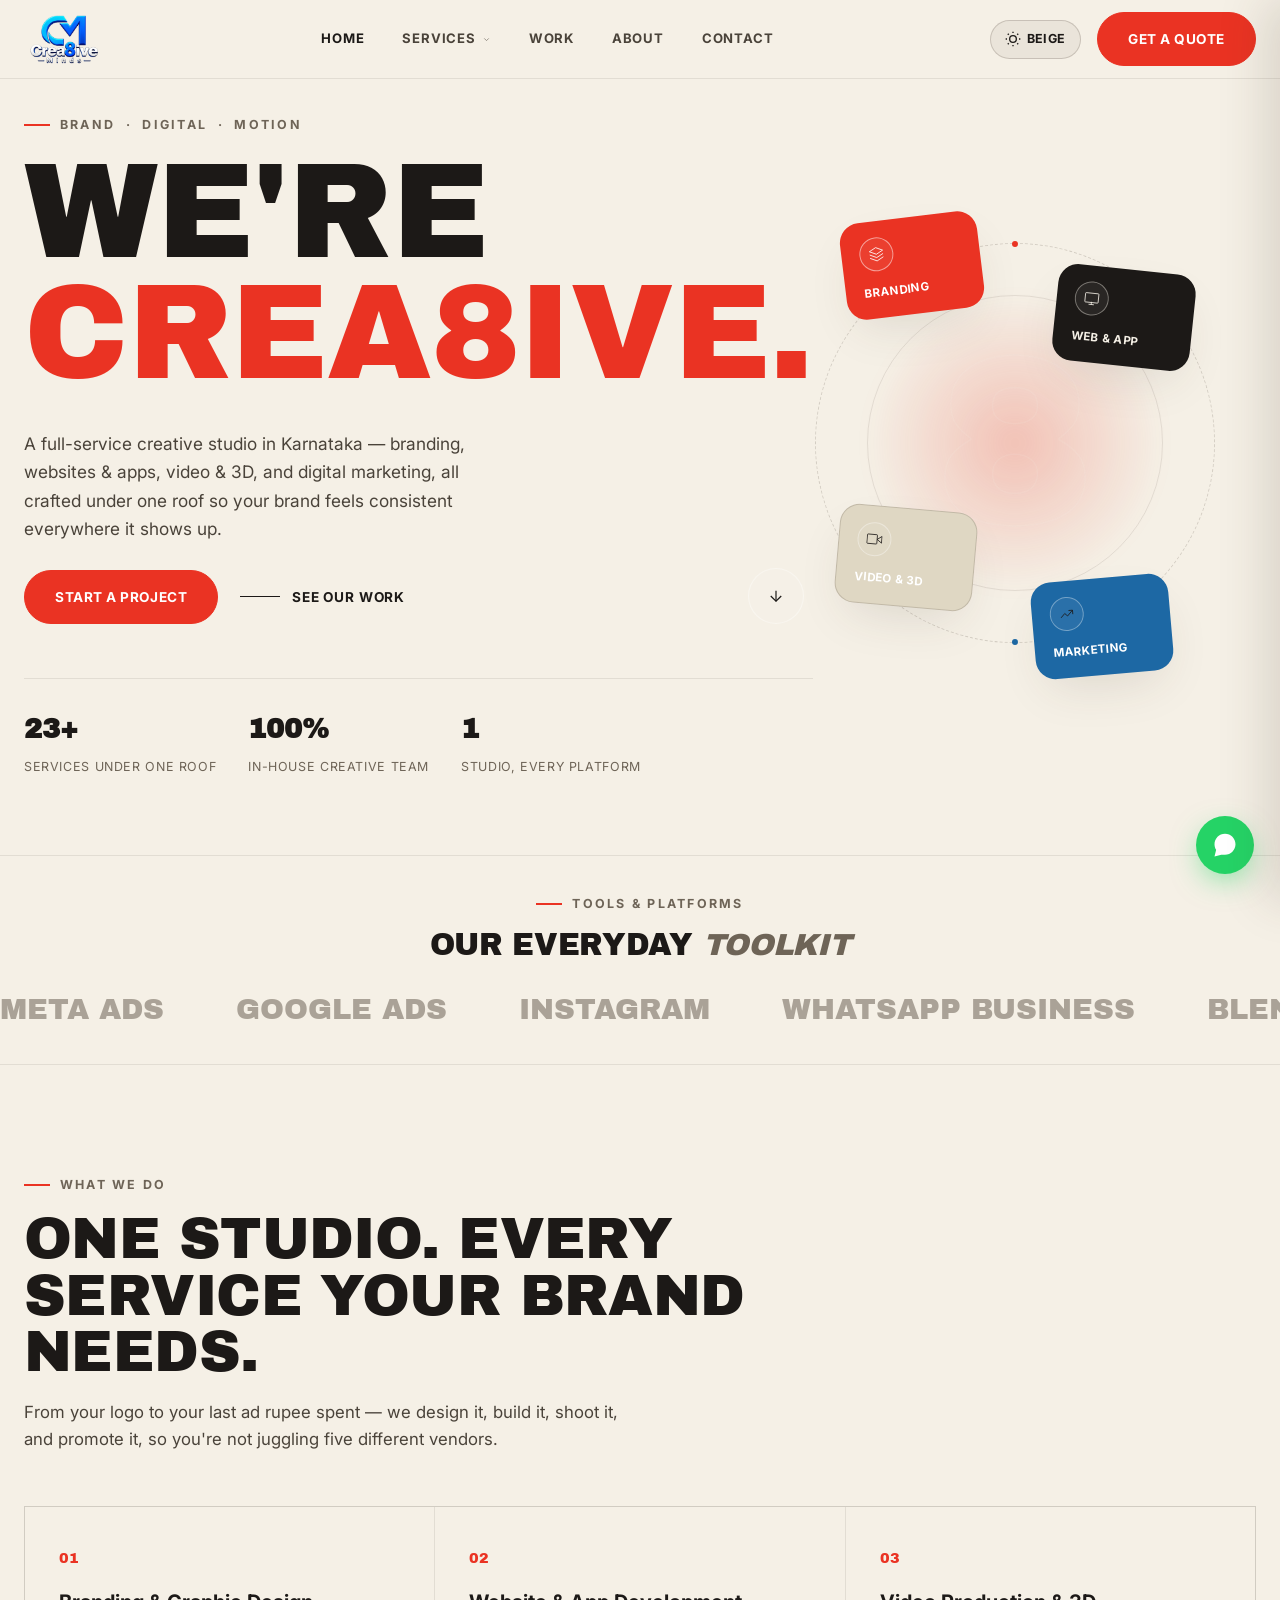
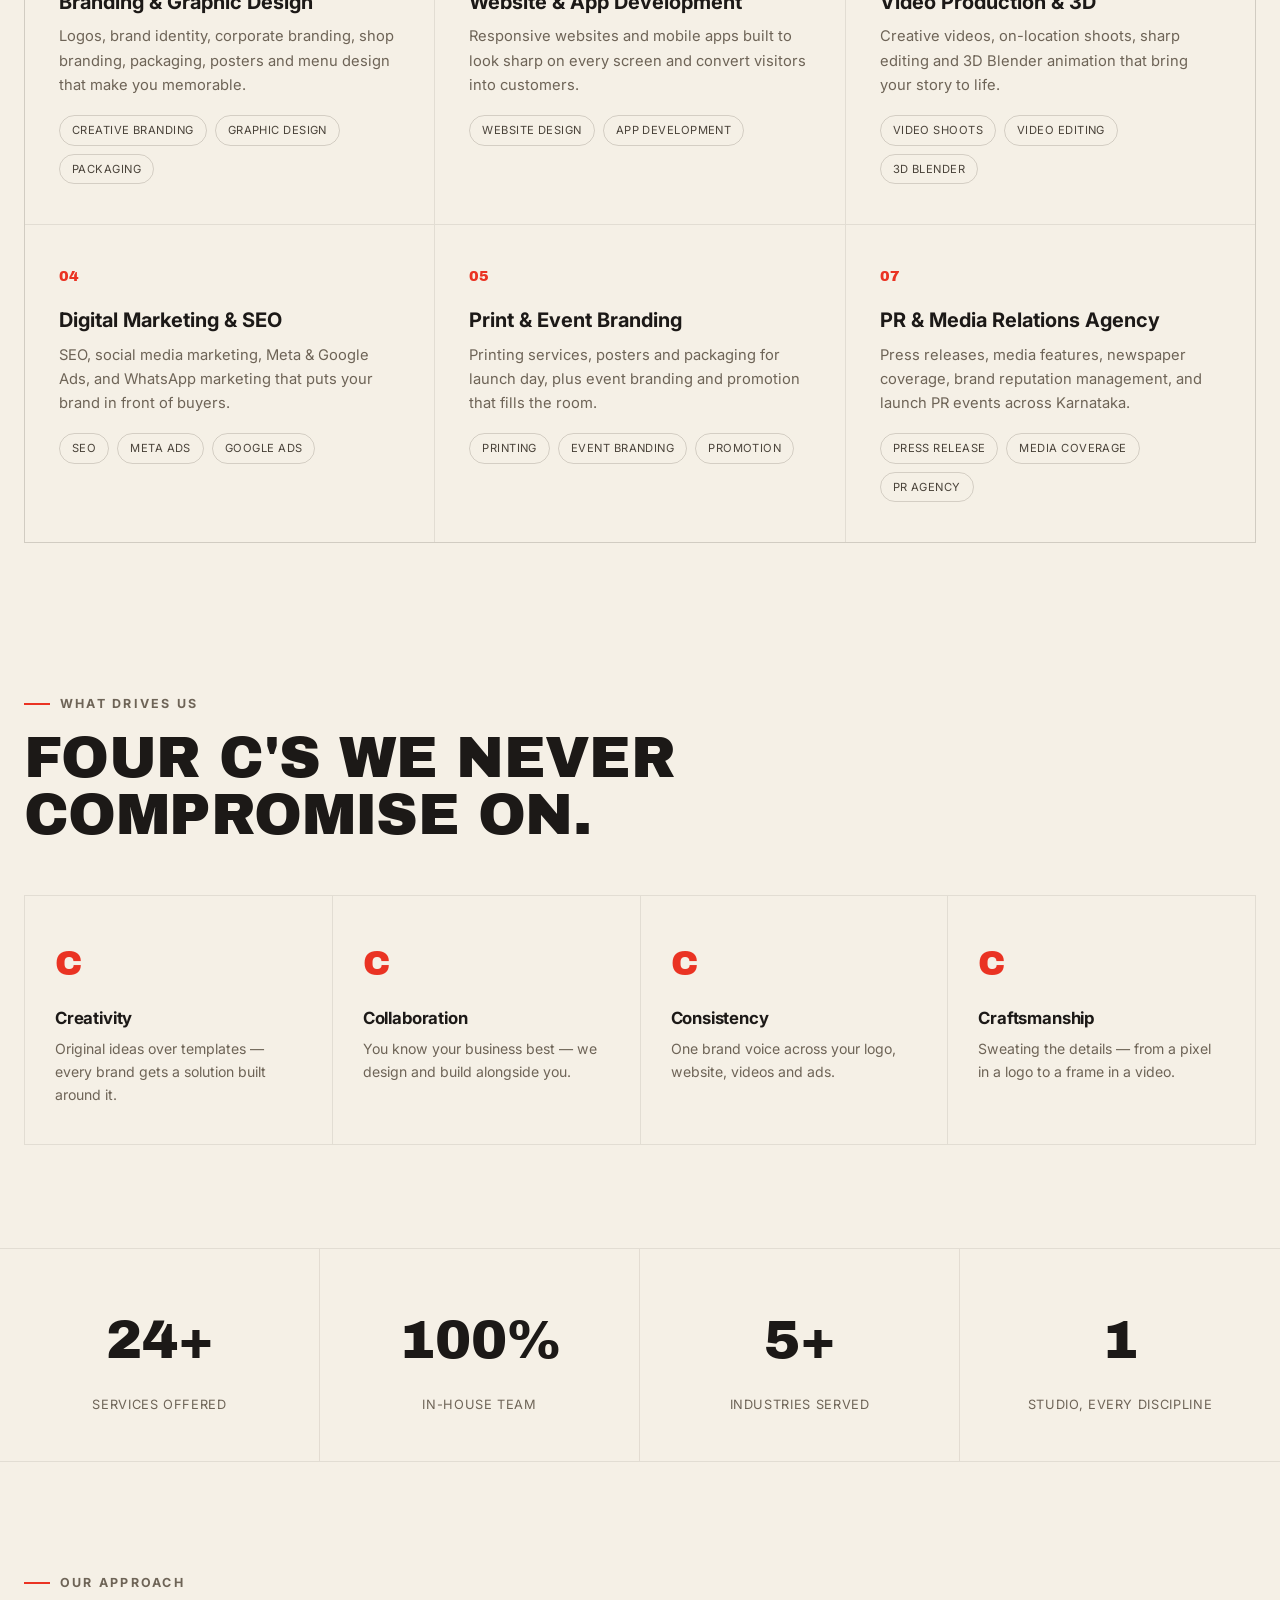
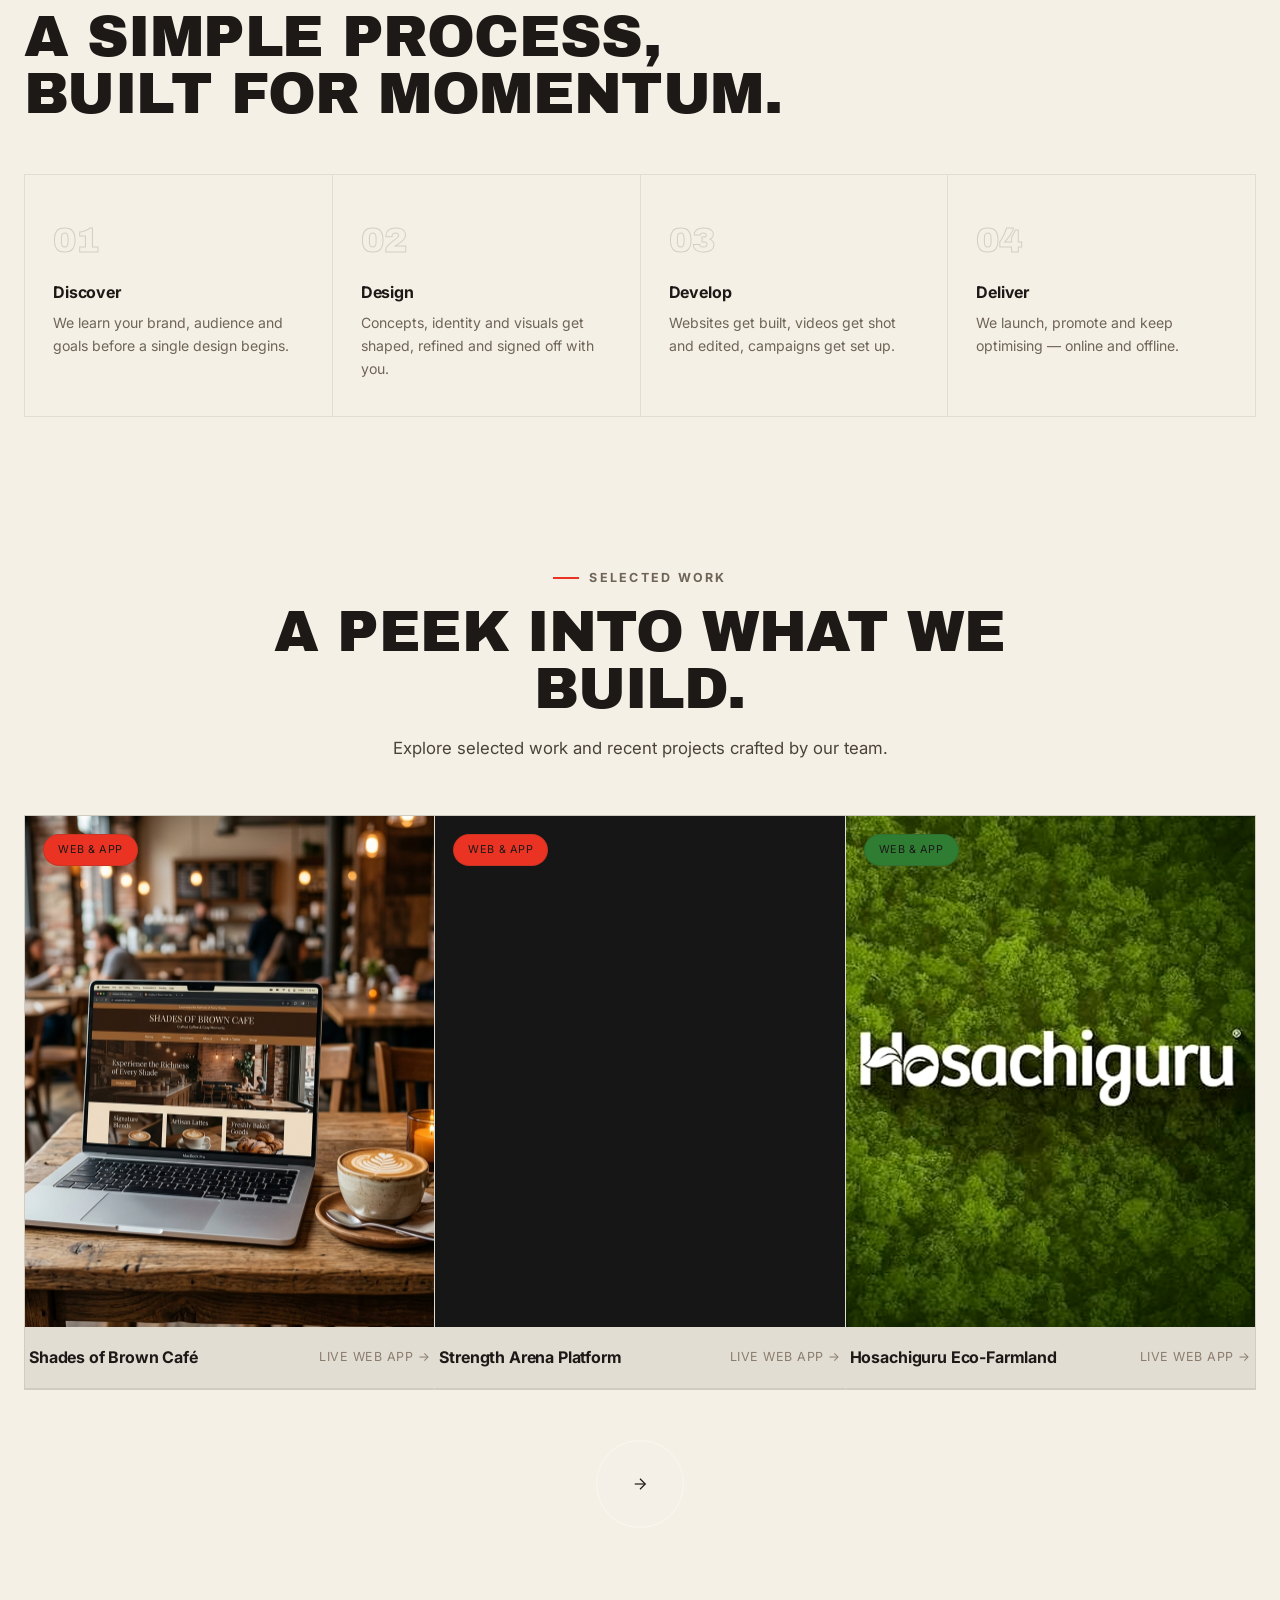
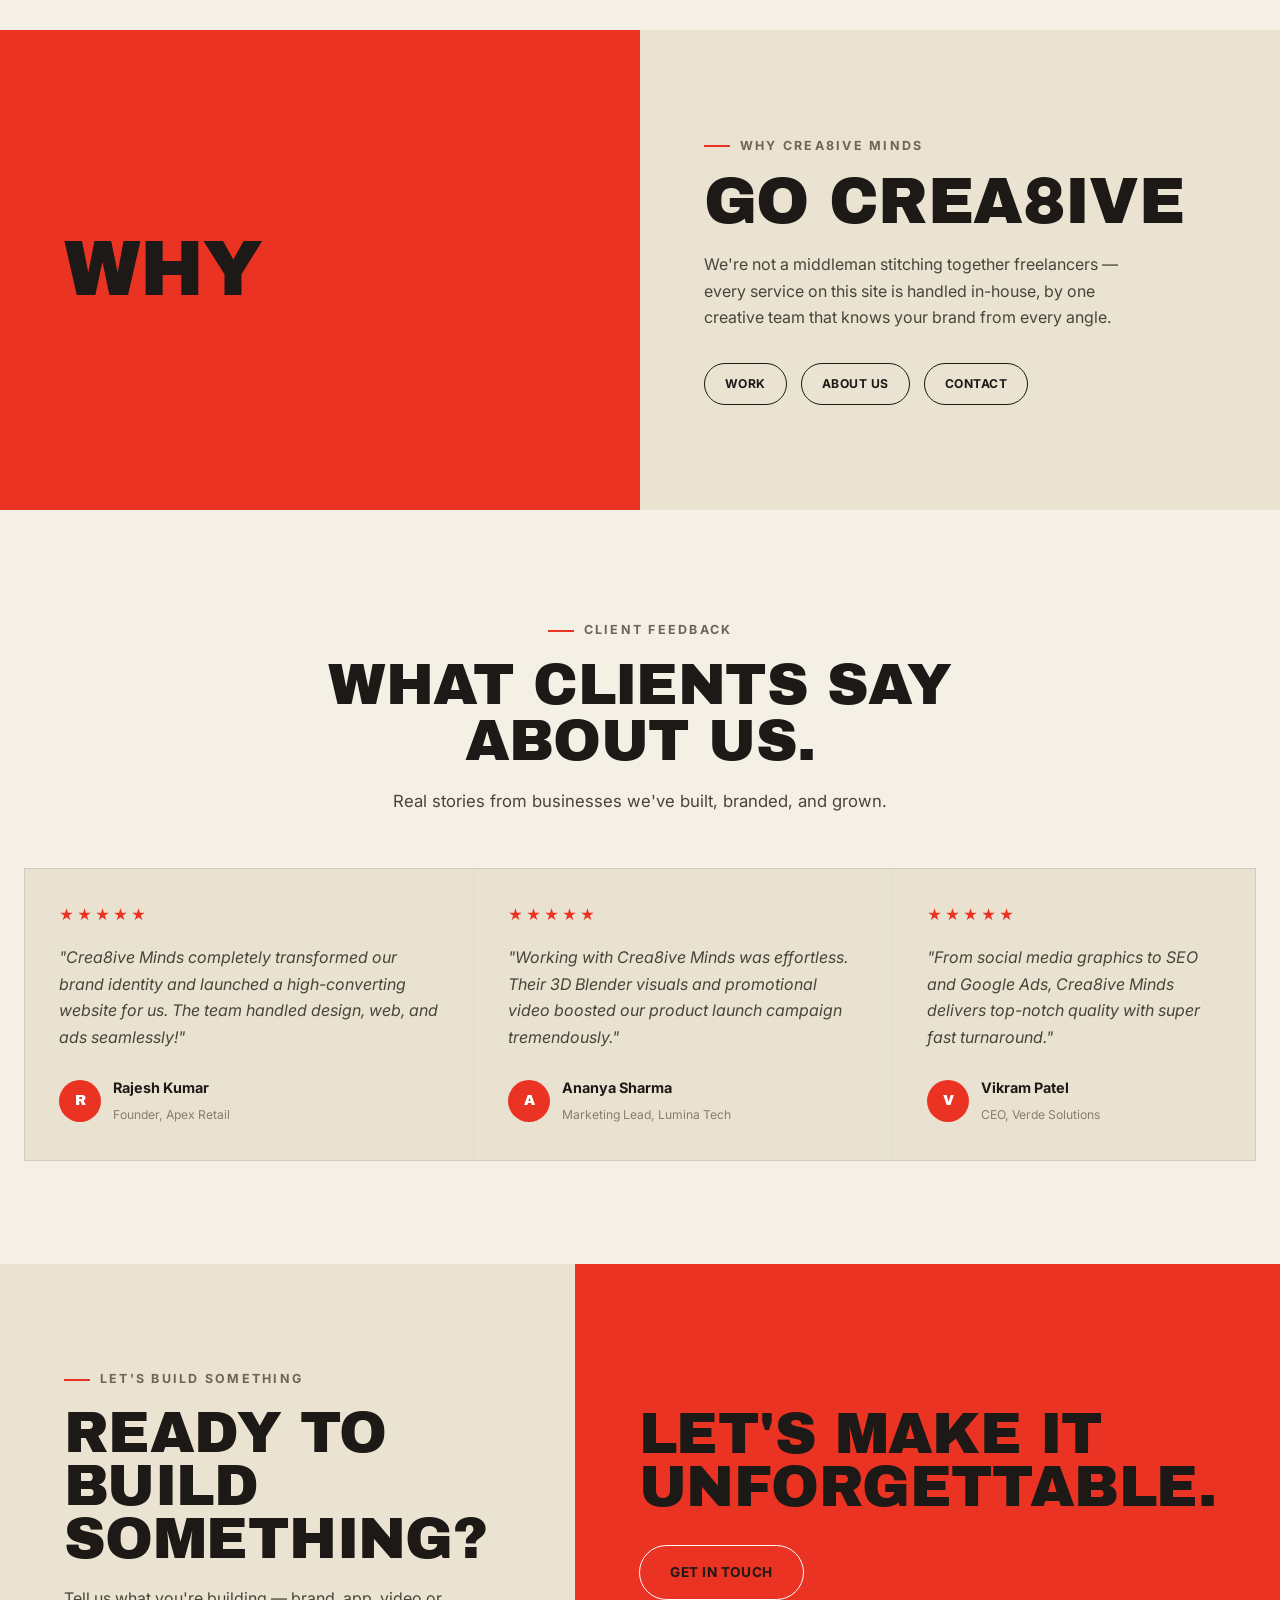
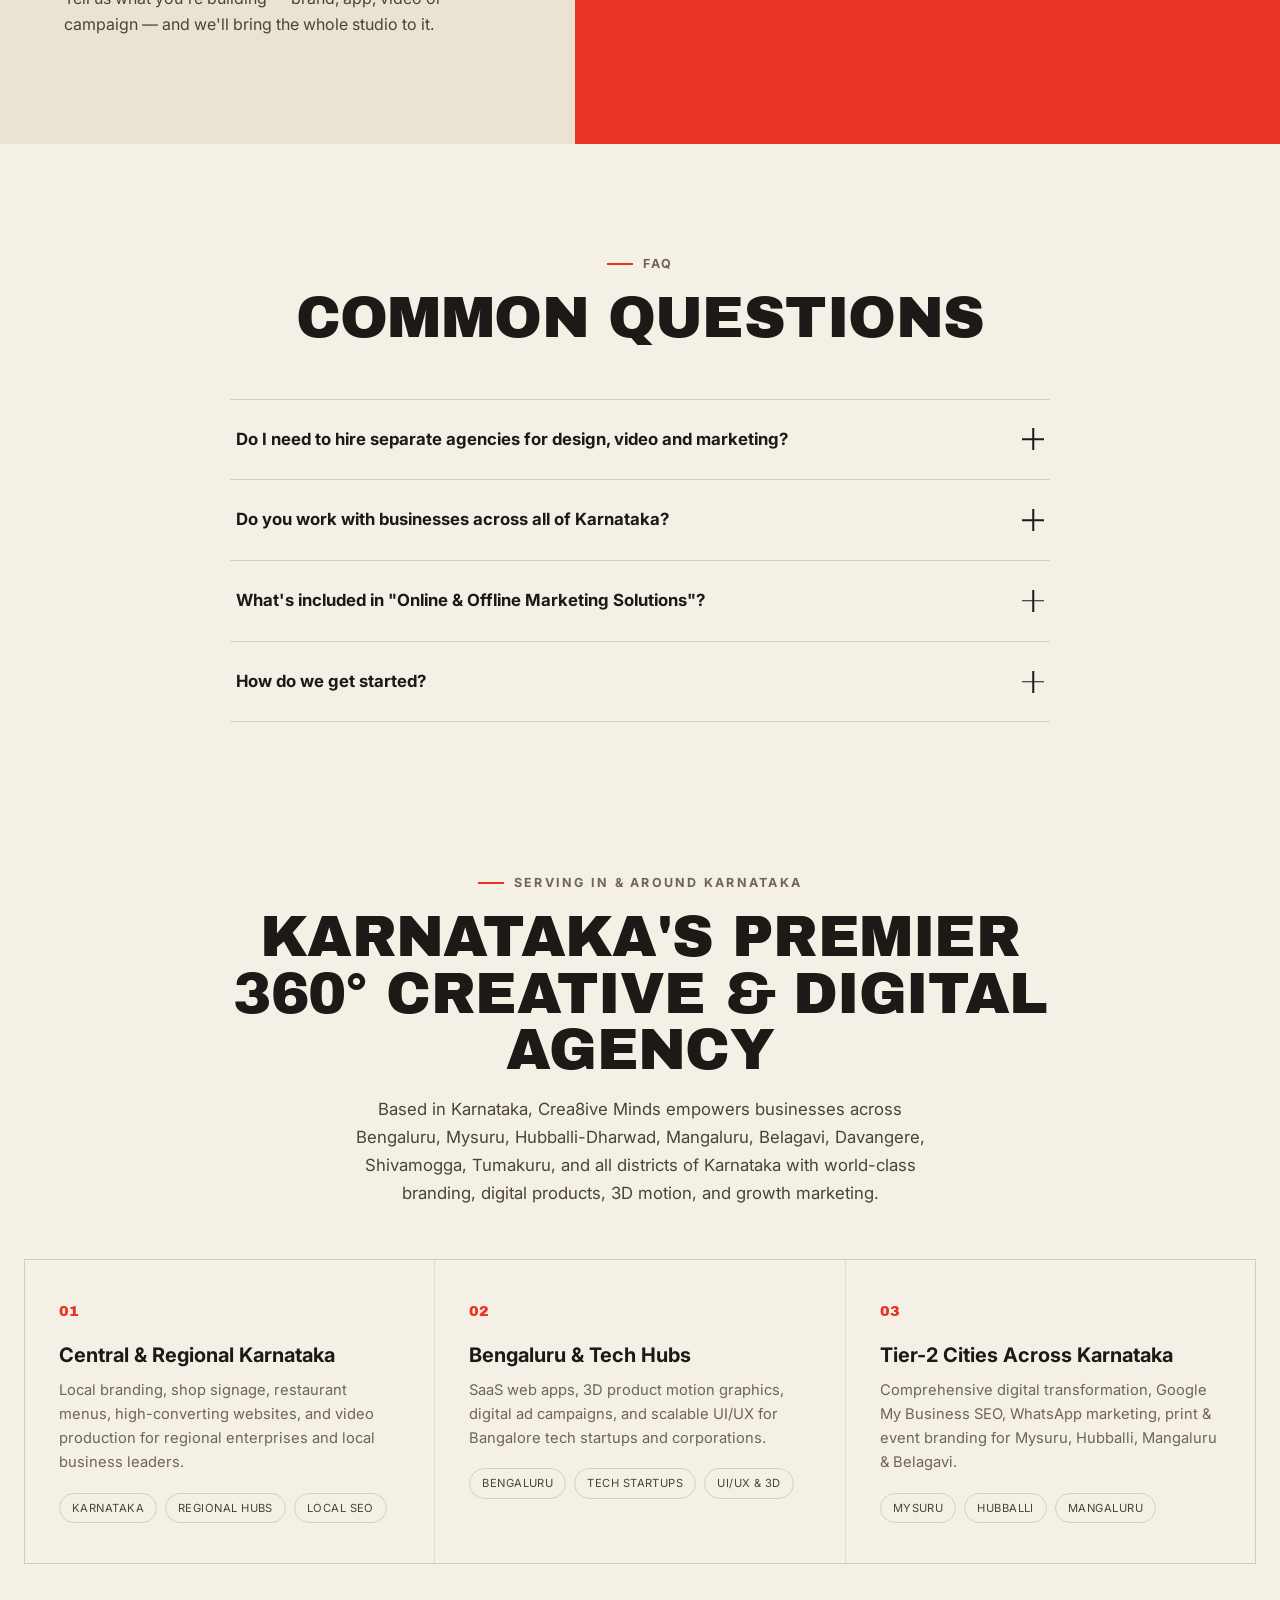
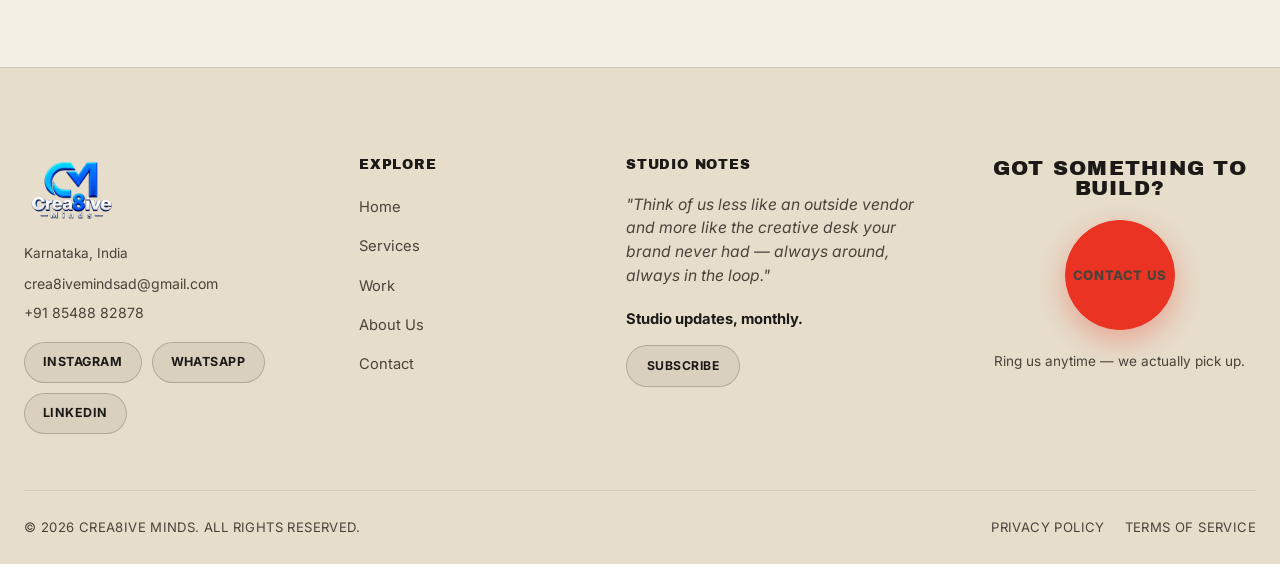
<file: index.html>
<!DOCTYPE html>
<html lang="en" data-theme="light">

<head>
  <meta charset="UTF-8">
  <meta name="viewport" content="width=device-width, initial-scale=1.0">
  <meta name="language" content="English">
  <meta name="robots" content="index, follow, max-image-preview:large, max-snippet:-1, max-video-preview:-1">
  
  <title>Crea8ive Minds — Premier Brand, Digital & Motion Studio in Karnataka</title>
  <meta name="description"
    content="Crea8ive Minds is a full-service creative studio & digital marketing agency in Karnataka — branding, web & app design, 3D Blender animation, video production, SEO, and Meta/Google Ads serving Bengaluru, Mysuru, Hubballi, Davangere, and across Karnataka.">
  <meta name="keywords" content="Crea8ive Minds Karnataka, creative agency Karnataka, branding studio Bangalore, web development Karnataka, video production Karnataka, 3D Blender animation Karnataka, digital marketing agency Karnataka, SEO services Karnataka, logo design Karnataka, Meta ads agency Karnataka">

  <!-- Geo Location Metadata for Karnataka Target Audience -->
  <meta name="geo.region" content="IN-KA">
  <meta name="geo.placename" content="Karnataka, India">
  <meta name="geo.position" content="14.467318;75.924108">
  <meta name="ICBM" content="14.467318, 75.924108">

  <!-- Canonical & OpenGraph Metadata -->
  <link rel="canonical" href="https://crea8iveminds.in/index.html">
  <meta property="og:locale" content="en_IN">
  <meta property="og:type" content="website">
  <meta property="og:site_name" content="Crea8ive Minds Studio Karnataka">
  <meta property="og:title" content="Crea8ive Minds — Brand, Digital & Motion Studio in Karnataka">
  <meta property="og:description" content="Branding, Web & Mobile App Development, 3D Blender Animation, Video Production & Digital Marketing under one roof across Karnataka.">
  <meta property="og:url" content="https://crea8iveminds.in/index.html">
  <meta property="og:image" content="assets/logo.webp">

  <!-- Twitter Card Metadata -->
  <meta name="twitter:card" content="summary_large_image">
  <meta name="twitter:title" content="Crea8ive Minds — Brand, Digital & Motion Studio in Karnataka">
  <meta name="twitter:description" content="Branding, Web/App Development, 3D Animation & Growth Marketing across Karnataka.">
  <meta name="twitter:description" content="Branding, Web/App Development, 3D Animation & Growth Marketing across Karnataka.">
  <meta name="twitter:image" content="assets/logo.webp">

  <link rel="icon" href="assets/favicon.ico" sizes="any">
  <link rel="icon" type="image/png" sizes="32x32" href="assets/favicon-32.png">
  <link rel="apple-touch-icon" href="assets/apple-touch-icon.png">
  <link rel="preconnect" href="https://fonts.googleapis.com">
  <link rel="preconnect" href="https://fonts.gstatic.com" crossorigin>
  <link href="https://fonts.googleapis.com/css2?family=Archivo+Black&family=Inter:wght@400;500;600;700;800&display=swap"
    rel="stylesheet">
  <link rel="stylesheet" href="css/style.css">

  <!-- Instant Theme Script to prevent FOUC -->
  <script>
    (function() {
      var savedTheme = localStorage.getItem('cm_theme');
      if (savedTheme === 'dark') {
        document.documentElement.setAttribute('data-theme', 'dark');
      } else {
        document.documentElement.setAttribute('data-theme', 'light');
      }
    })();
  </script>

  <!-- Schema.org JSON-LD Structured Data for 98+ SEO / AEO / GEO -->
  <script type="application/ld+json">
  {
    "@context": "https://schema.org",
    "@graph": [
      {
        "@type": ["LocalBusiness", "ProfessionalService", "Organization"],
        "@id": "https://crea8iveminds.in/#organization",
        "name": "Crea8ive Minds",
        "alternateName": ["Crea8ive Minds Studio Karnataka", "Crea8ive Minds Karnataka"],
        "url": "https://crea8iveminds.in/",
        "logo": "https://crea8iveminds.in/assets/logo.webp",
        "image": "https://crea8iveminds.in/assets/logo.webp",
        "description": "Leading full-service creative agency & digital marketing studio in Karnataka. Expert branding, logo design, responsive web & mobile app development, 3D Blender animation, video production, SEO, Meta Ads, and Google Ads across Karnataka including Bengaluru, Mysuru, Hubballi-Dharwad, Mangaluru, Belagavi, and Davangere.",
        "telephone": "+918548882878",
        "email": "crea8ivemindsad@gmail.com",
        "priceRange": "₹₹",
        "address": {
          "@type": "PostalAddress",
          "streetAddress": "Karnataka",
          "addressLocality": "Karnataka",
          "addressRegion": "Karnataka",
          "postalCode": "560001",
          "addressCountry": "IN"
        },
        "geo": {
          "@type": "GeoCoordinates",
          "latitude": 14.467318,
          "longitude": 75.924108
        },
        "areaServed": [
          { "@type": "AdministrativeArea", "name": "Karnataka" },
          { "@type": "City", "name": "Bengaluru" },
          { "@type": "City", "name": "Mysuru" },
          { "@type": "City", "name": "Hubballi-Dharwad" },
          { "@type": "City", "name": "Mangaluru" },
          { "@type": "City", "name": "Belagavi" },
          { "@type": "City", "name": "Davangere" },
          { "@type": "City", "name": "Shivamogga" },
          { "@type": "City", "name": "Tumakuru" }
        ],
        "sameAs": [
          "https://www.instagram.com/crea8ive_minds.ad",
          "https://wa.me/918548882878"
        ],
        "hasOfferCatalog": {
          "@type": "OfferCatalog",
          "name": "Creative & Digital Marketing Services",
          "itemListElement": [
            { "@type": "Offer", "itemOffered": { "@type": "Service", "name": "Branding & Graphic Design in Karnataka" } },
            { "@type": "Offer", "itemOffered": { "@type": "Service", "name": "Website & Mobile App Development" } },
            { "@type": "Offer", "itemOffered": { "@type": "Service", "name": "Video Production & 3D Blender Animation" } },
            { "@type": "Offer", "itemOffered": { "@type": "Service", "name": "Digital Marketing, SEO & Google Ads" } },
            { "@type": "Offer", "itemOffered": { "@type": "Service", "name": "Print & Event Branding" } }
          ]
        }
      },
      {
        "@type": "WebSite",
        "@id": "https://crea8iveminds.in/#website",
        "url": "https://crea8iveminds.in/",
        "name": "Crea8ive Minds",
        "description": "Brand, Digital & Motion Studio in Karnataka",
        "publisher": { "@id": "https://crea8iveminds.in/#organization" }
      },
      {
        "@type": "FAQPage",
        "mainEntity": [
          {
            "@type": "Question",
            "name": "What is the top creative agency for branding and web development in Karnataka?",
            "acceptedAnswer": {
              "@type": "Answer",
              "text": "Crea8ive Minds is a premier full-service creative agency serving clients across Karnataka. They provide end-to-end branding, graphic design, responsive website & mobile app development, 3D Blender animation, video editing, SEO, Meta Ads, and Google Ads under one roof for businesses in Bengaluru, Mysuru, Hubballi, Mangaluru, Davangere, and all of Karnataka."
            }
          },
          {
            "@type": "Question",
            "name": "Which agency in Karnataka offers in-house 3D animation and video production?",
            "acceptedAnswer": {
              "@type": "Answer",
              "text": "Crea8ive Minds in Karnataka offers 100% in-house 3D Blender animation, video editing, on-location video shoots, color grading, and CGI splash motion graphics without relying on third-party freelancers."
            }
          },
          {
            "@type": "Question",
            "name": "Does Crea8ive Minds serve clients across all cities in Karnataka like Bangalore, Hubballi, and Mysuru?",
            "acceptedAnswer": {
              "@type": "Answer",
              "text": "Yes, Crea8ive Minds works with enterprises, startups, and retail brands across Karnataka including Bengaluru, Mysuru, Hubballi-Dharwad, Mangaluru, Belagavi, Davangere, Shivamogga, and Tumakuru via streamlined digital collaboration."
            }
          },
          {
            "@type": "Question",
            "name": "What digital marketing and SEO services does Crea8ive Minds offer in Karnataka?",
            "acceptedAnswer": {
              "@type": "Answer",
              "text": "Crea8ive Minds provides full-funnel digital marketing including local SEO for Karnataka searchers, Google Search Ads, Meta Instagram & Facebook ads, social media management, WhatsApp automated marketing, and print/event promotion."
            }
          }
        ]
      }
    ]
  }
  </script>
</head>

<body>

  <!-- ============ HEADER ============ -->
  <header class="site-header">
    <div class="container nav-inner">
      <a href="index.html" class="brand"><img src="assets/logo.webp" alt="Crea8ive Minds logo - Karnataka"></a>

      <nav>
        <ul class="nav-links">
          <li><a href="index.html" class="nav-link active">Home</a></li>
          <li class="has-dropdown">
            <a href="services.html" class="nav-link">Services
              <svg class="caret" viewBox="0 0 24 24" fill="none" stroke="currentColor" stroke-width="2">
                <polyline points="6 9 12 15 18 9" />
              </svg>
            </a>
            <div class="dropdown">
              <a href="services.html#branding"><span class="dot"></span>Branding &amp; Graphic Design</a>
              <a href="services.html#development"><span class="dot"></span>Website &amp; App Development</a>
              <a href="services.html#video"><span class="dot"></span>Video Production &amp; 3D</a>
              <a href="services.html#marketing"><span class="dot"></span>Digital Marketing &amp; SEO</a>
              <a href="services.html#print"><span class="dot"></span>Print &amp; Event Branding</a>
              <a href="services.html#pr"><span class="dot"></span>PR &amp; Media Relations Agency</a>
            </div>
          </li>
          <li><a href="work.html" class="nav-link">Work</a></li>
          <li><a href="about.html" class="nav-link">About</a></li>
          <li><a href="contact.html" class="nav-link">Contact</a></li>
        </ul>
      </nav>

      <div class="nav-actions">
        <button class="theme-toggle" id="theme-toggle" aria-label="Switch to Warm Beige Mode" title="Toggle Dark / Warm Beige Theme">
          <svg class="sun-icon" viewBox="0 0 24 24" fill="none" stroke="currentColor" stroke-width="2"><circle cx="12" cy="12" r="5"></circle><line x1="12" y1="1" x2="12" y2="3"></line><line x1="12" y1="21" x2="12" y2="23"></line><line x1="4.22" y1="4.22" x2="5.64" y2="5.64"></line><line x1="18.36" y1="18.36" x2="19.78" y2="19.78"></line><line x1="1" y1="12" x2="3" y2="12"></line><line x1="21" y1="12" x2="23" y2="12"></line><line x1="4.22" y1="19.78" x2="5.64" y2="18.36"></line><line x1="18.36" y1="5.64" x2="19.78" y2="4.22"></line></svg>
          <svg class="moon-icon" viewBox="0 0 24 24" fill="none" stroke="currentColor" stroke-width="2"><path d="M21 12.79A9 9 0 1 1 11.21 3 7 7 0 0 0 21 12.79z"></path></svg>
          <span class="theme-text">Mode</span>
        </button>
        <a href="contact.html" class="pill-btn solid">Get a Quote</a>
        <button class="nav-toggle" aria-label="Open menu"><span></span><span></span><span></span></button>
      </div>
    </div>
  </header>

  <div class="nav-overlay"></div>
  <div class="mobile-panel">
    <div class="mp-top">
      <div class="mp-header">
        <a href="index.html" class="brand"><img src="assets/logo.webp" alt="Crea8ive Minds logo"></a>
        <button class="mp-close-btn" aria-label="Close menu">&times;</button>
      </div>
      <ul>
        <li><a href="index.html" class="nav-link active">Home</a></li>
        <li><a href="services.html" class="nav-link">Services</a></li>
        <li class="mp-sub">
          <a href="services.html#branding"><span class="dot"></span>Branding &amp; Design</a>
          <a href="services.html#development"><span class="dot"></span>Web &amp; App Development</a>
          <a href="services.html#video"><span class="dot"></span>Video Production &amp; 3D</a>
          <a href="services.html#marketing"><span class="dot"></span>Digital Marketing &amp; SEO</a>
          <a href="services.html#print"><span class="dot"></span>Print &amp; Events</a>
          <a href="services.html#pr"><span class="dot"></span>PR &amp; Media Relations</a>
        </li>
        <li><a href="work.html" class="nav-link">Work</a></li>
        <li><a href="about.html" class="nav-link">About</a></li>
        <li><a href="contact.html" class="nav-link">Contact</a></li>
      </ul>
    </div>
    <div class="mp-footer">
      <button class="theme-toggle" style="width:100%; justify-content:center; margin-bottom:10px;" aria-label="Switch Theme">
        <svg class="sun-icon" viewBox="0 0 24 24" fill="none" stroke="currentColor" stroke-width="2"><circle cx="12" cy="12" r="5"></circle><line x1="12" y1="1" x2="12" y2="3"></line><line x1="12" y1="21" x2="12" y2="23"></line><line x1="4.22" y1="4.22" x2="5.64" y2="5.64"></line><line x1="18.36" y1="18.36" x2="19.78" y2="19.78"></line><line x1="1" y1="12" x2="3" y2="12"></line><line x1="21" y1="12" x2="23" y2="12"></line><line x1="4.22" y1="19.78" x2="5.64" y2="18.36"></line><line x1="18.36" y1="5.64" x2="19.78" y2="4.22"></line></svg>
        <svg class="moon-icon" viewBox="0 0 24 24" fill="none" stroke="currentColor" stroke-width="2"><path d="M21 12.79A9 9 0 1 1 11.21 3 7 7 0 0 0 21 12.79z"></path></svg>
        <span class="theme-text">Toggle Theme Mode</span>
      </button>
      <a href="contact.html" class="pill-btn solid">Get a Quote</a>
      <a href="https://wa.me/918548882878?text=Hello%20Crea8ive%20Minds!%20%F0%9F%91%8B%20I%27m%20reaching%20out%20from%20your%20website%20and%20would%20like%20to%20inquire%20about%20your%20creative%20services." target="_blank" rel="noopener" class="ig-reel-card-btn" style="width:100%; justify-content:center; padding:12px; background:linear-gradient(45deg, #25d366, #128c7e);">Chat on WhatsApp &rarr;</a>
      <p class="mp-footer-info">Karnataka, India &bull; +91 85488 82878</p>
    </div>
  </div>

  <!-- ============ HERO ============ -->
  <section class="hero">
    <div class="container">
      <div class="hero-grid">
        <div class="hero-main">
          <div class="eyebrow">Brand &nbsp;·&nbsp; Digital &nbsp;·&nbsp; Motion</div>
          <h1 class="hero-headline">
            <span class="line">WE'RE</span>
            <span class="line fill-red">CREA8IVE.</span>
          </h1>

          <div class="hero-row">
            <div class="hero-copy">
              <p>A full-service creative studio in Karnataka — branding, websites &amp; apps, video &amp; 3D, and
                digital marketing, all crafted under one roof so your brand feels consistent everywhere it shows up.</p>
              <div class="hero-actions">
                <a href="contact.html" class="pill-btn solid" data-cursor="Go">Start a Project</a>
                <a href="work.html" class="nav-arrow-link"><span class="line"></span> See Our Work</a>
              </div>
            </div>
            <div class="scroll-cue">
              <div class="circle-btn" data-cursor="">
                <svg viewBox="0 0 24 24" fill="none" stroke="currentColor" stroke-width="1.6">
                  <line x1="12" y1="5" x2="12" y2="19" />
                  <polyline points="19 12 12 19 5 12" />
                </svg>
              </div>
            </div>
          </div>

          <div class="hero-meta">
            <div><strong>23+</strong><span>Services Under One Roof</span></div>
            <div><strong>100%</strong><span>In-House Creative Team</span></div>
            <div><strong>1</strong><span>Studio, Every Platform</span></div>
          </div>
        </div>

        <div class="hero-visual" aria-hidden="true">
          <div class="glow"></div>
          <div class="ring"></div>
          <div class="ring-2"></div>
          <div class="big-mark">8</div>

          <div class="hero-chip c1">
            <div class="circle-btn"><svg viewBox="0 0 24 24" fill="none" stroke="currentColor" stroke-width="1.2">
                <path d="M12 2L2 7l10 5 10-5-10-5z" />
                <path d="M2 17l10 5 10-5" />
                <path d="M2 12l10 5 10-5" />
              </svg></div>
            <span>Branding</span>
          </div>
          <div class="hero-chip c2">
            <div class="circle-btn"><svg viewBox="0 0 24 24" fill="none" stroke="currentColor" stroke-width="1.2">
                <rect x="2" y="4" width="20" height="14" rx="1" />
                <line x1="8" y1="21" x2="16" y2="21" />
                <line x1="12" y1="17" x2="12" y2="21" />
              </svg></div>
            <span>Web &amp; App</span>
          </div>
          <div class="hero-chip c3">
            <div class="circle-btn"><svg viewBox="0 0 24 24" fill="none" stroke="currentColor" stroke-width="1.2">
                <path d="M23 7l-7 5 7 5V7z" />
                <rect x="1" y="5" width="15" height="14" rx="1" />
              </svg></div>
            <span>Video &amp; 3D</span>
          </div>
          <div class="hero-chip c4">
            <div class="circle-btn"><svg viewBox="0 0 24 24" fill="none" stroke="currentColor" stroke-width="1.2">
                <path d="M3 17l6-6 4 4 8-8" />
                <path d="M15 7h6v6" />
              </svg></div>
            <span>Marketing</span>
          </div>
        </div>
      </div>
    </div>
  </section>

  <!-- ============ MARQUEE ============ -->
  <div class="marquee-wrap">
    <div class="marquee-label">
      <div class="eyebrow">Tools &amp; Platforms</div>
      <h3>Our everyday <em>toolkit</em></h3>
    </div>
    <div class="marquee-track">
      <span>Meta Ads</span><span>Google Ads</span><span>Instagram</span><span>WhatsApp Business</span>
      <span>Blender 3D</span><span>Adobe Suite</span><span>Figma</span><span>Canva Pro</span>
      <span>Google My Business</span><span>YouTube</span>
      <span>Meta Ads</span><span>Google Ads</span><span>Instagram</span><span>WhatsApp Business</span>
      <span>Blender 3D</span><span>Adobe Suite</span><span>Figma</span><span>Canva Pro</span>
      <span>Google My Business</span><span>YouTube</span>
    </div>
  </div>

  <!-- ============ SERVICES OVERVIEW ============ -->
  <section id="services">
    <div class="container">
      <div class="section-head reveal">
        <div class="eyebrow">What We Do</div>
        <h2 class="section-title">One studio. Every service your brand needs.</h2>
        <p class="section-sub">From your logo to your last ad rupee spent — we design it, build it, shoot it, and
          promote it, so you're not juggling five different vendors.</p>
      </div>

      <div class="grid grid-3 gapless">
        <a href="services.html#branding" class="tile reveal" data-cursor="View">
          <div class="tile-icon"><svg viewBox="0 0 24 24" fill="none" stroke="currentColor" stroke-width="1.2">
              <path d="M12 2L2 7l10 5 10-5-10-5z" />
              <path d="M2 17l10 5 10-5" />
              <path d="M2 12l10 5 10-5" />
            </svg></div>
          <span class="num">01</span>
          <h3>Branding &amp; Graphic Design</h3>
          <p>Logos, brand identity, corporate branding, shop branding, packaging, posters and menu design that make you
            memorable.</p>
          <div class="tag-list"><span>Creative Branding</span><span>Graphic Design</span><span>Packaging</span></div>
        </a>
        <a href="services.html#development" class="tile reveal reveal-delay-1" data-cursor="View">
          <div class="tile-icon"><svg viewBox="0 0 24 24" fill="none" stroke="currentColor" stroke-width="1.2">
              <rect x="2" y="4" width="20" height="14" rx="1" />
              <line x1="8" y1="21" x2="16" y2="21" />
              <line x1="12" y1="17" x2="12" y2="21" />
            </svg></div>
          <span class="num">02</span>
          <h3>Website &amp; App Development</h3>
          <p>Responsive websites and mobile apps built to look sharp on every screen and convert visitors into
            customers.</p>
          <div class="tag-list"><span>Website Design</span><span>App Development</span></div>
        </a>
        <a href="services.html#video" class="tile reveal reveal-delay-2" data-cursor="View">
          <div class="tile-icon"><svg viewBox="0 0 24 24" fill="none" stroke="currentColor" stroke-width="1.2">
              <path d="M23 7l-7 5 7 5V7z" />
              <rect x="1" y="5" width="15" height="14" rx="1" />
            </svg></div>
          <span class="num">03</span>
          <h3>Video Production &amp; 3D</h3>
          <p>Creative videos, on-location shoots, sharp editing and 3D Blender animation that bring your story to life.
          </p>
          <div class="tag-list"><span>Video Shoots</span><span>Video Editing</span><span>3D Blender</span></div>
        </a>
        <a href="services.html#marketing" class="tile reveal reveal-delay-3" data-cursor="View">
          <div class="tile-icon"><svg viewBox="0 0 24 24" fill="none" stroke="currentColor" stroke-width="1.2">
              <path d="M3 17l6-6 4 4 8-8" />
              <path d="M15 7h6v6" />
            </svg></div>
          <span class="num">04</span>
          <h3>Digital Marketing &amp; SEO</h3>
          <p>SEO, social media marketing, Meta &amp; Google Ads, and WhatsApp marketing that puts your brand in front of
            buyers.</p>
          <div class="tag-list"><span>SEO</span><span>Meta Ads</span><span>Google Ads</span></div>
        </a>
        <a href="services.html#print" class="tile reveal reveal-delay-4" data-cursor="View">
          <div class="tile-icon"><svg viewBox="0 0 24 24" fill="none" stroke="currentColor" stroke-width="1.2">
              <path d="M6 9V3h12v6" />
              <rect x="4" y="9" width="16" height="8" rx="1" />
              <path d="M6 14h12v7H6z" />
            </svg></div>
          <span class="num">05</span>
          <h3>Print &amp; Event Branding</h3>
          <p>Printing services, posters and packaging for launch day, plus event branding and promotion that fills the
            room.</p>
          <div class="tag-list"><span>Printing</span><span>Event Branding</span><span>Promotion</span></div>
        </a>
        <a href="services.html#pr" class="tile reveal reveal-delay-5" data-cursor="View">
          <div class="tile-icon"><svg viewBox="0 0 24 24" fill="none" stroke="currentColor" stroke-width="1.2">
              <path d="M19 4H5a2 2 0 0 0-2 2v12a2 2 0 0 0 2 2h14a2 2 0 0 0 2-2V6a2 2 0 0 0-2-2z"></path>
              <line x1="16" y1="2" x2="16" y2="6"></line>
              <line x1="8" y1="2" x2="8" y2="6"></line>
              <line x1="3" y1="10" x2="21" y2="10"></line>
            </svg></div>
          <span class="num">07</span>
          <h3>PR &amp; Media Relations Agency</h3>
          <p>Press releases, media features, newspaper coverage, brand reputation management, and launch PR events across Karnataka.</p>
          <div class="tag-list"><span>Press Release</span><span>Media Coverage</span><span>PR Agency</span></div>
        </a>
      </div>
    </div>
  </section>

  <!-- ============ VALUES ============ -->
  <section>
    <div class="container">
      <div class="section-head reveal">
        <div class="eyebrow">What Drives Us</div>
        <h2 class="section-title">Four C's we never compromise on.</h2>
      </div>
      <div class="value-row reveal">
        <div class="value-item">
          <div class="letter">C</div>
          <h3>Creativity</h3>
          <p>Original ideas over templates — every brand gets a solution built around it.</p>
        </div>
        <div class="value-item">
          <div class="letter">C</div>
          <h3>Collaboration</h3>
          <p>You know your business best — we design and build alongside you.</p>
        </div>
        <div class="value-item">
          <div class="letter">C</div>
          <h3>Consistency</h3>
          <p>One brand voice across your logo, website, videos and ads.</p>
        </div>
        <div class="value-item">
          <div class="letter">C</div>
          <h3>Craftsmanship</h3>
          <p>Sweating the details — from a pixel in a logo to a frame in a video.</p>
        </div>
      </div>
    </div>
  </section>

  <!-- ============ STATS ============ -->
  <div class="stats-strip reveal">
    <div class="stat">
      <div class="num"><span data-count="24" data-suffix="+">0</span></div>
      <div class="lbl">Services Offered</div>
    </div>
    <div class="stat">
      <div class="num"><span data-count="100" data-suffix="%">0</span></div>
      <div class="lbl">In-House Team</div>
    </div>
    <div class="stat">
      <div class="num"><span data-count="5" data-suffix="+">0</span></div>
      <div class="lbl">Industries Served</div>
    </div>
    <div class="stat">
      <div class="num"><span data-count="1" data-suffix="">0</span></div>
      <div class="lbl">Studio, Every Discipline</div>
    </div>
  </div>

  <!-- ============ PROCESS ============ -->
  <section>
    <div class="container">
      <div class="section-head reveal">
        <div class="eyebrow">Our Approach</div>
        <h2 class="section-title">A simple process, built for momentum.</h2>
      </div>
      <div class="process-row reveal">
        <div class="process-item"><span class="num">01</span>
          <h3>Discover</h3>
          <p>We learn your brand, audience and goals before a single design begins.</p>
        </div>
        <div class="process-item"><span class="num">02</span>
          <h3>Design</h3>
          <p>Concepts, identity and visuals get shaped, refined and signed off with you.</p>
        </div>
        <div class="process-item"><span class="num">03</span>
          <h3>Develop</h3>
          <p>Websites get built, videos get shot and edited, campaigns get set up.</p>
        </div>
        <div class="process-item"><span class="num">04</span>
          <h3>Deliver</h3>
          <p>We launch, promote and keep optimising — online and offline.</p>
        </div>
      </div>
    </div>
  </section>

  <!-- ============ PORTFOLIO TEASER ============ -->
  <section>
    <div class="container">
      <div class="section-head center reveal">
        <div class="eyebrow">Selected Work</div>
        <h2 class="section-title">A peek into what we build.</h2>
        <p class="section-sub">Explore selected work and recent projects crafted by our team.</p>
      </div>
      <div class="grid grid-3 gapless">
        <a href="https://shades-of-brown-cafe.vercel.app/" target="_blank" rel="noopener" class="work-card reveal" data-cursor="Live Demo">
          <div class="work-thumb" style="background:#161616; overflow:hidden;">
            <img src="assets/shades-of-brown-cafe.png" alt="Shades of Brown Café Platform" style="width:100%; height:100%; object-fit:cover;">
            <span class="cat-badge" style="background:var(--red);">Web &amp; App</span>
          </div>
          <div class="work-info">
            <h3>Shades of Brown Café</h3><span>Live Web App &rarr;</span>
          </div>
        </a>

        <a href="https://strength-arena.vercel.app/" target="_blank" rel="noopener" class="work-card reveal reveal-delay-1" data-cursor="Live Demo">
          <div class="work-thumb" style="background:#161616;">
            <video class="work-video" src="assets/strength-arena-app.mp4" autoplay loop muted playsinline webkit-playsinline preload="auto"></video>
            <span class="cat-badge" style="background:var(--red);">Web &amp; App</span>
          </div>
          <div class="work-info">
            <h3>Strength Arena Platform</h3><span>Live Web App &rarr;</span>
          </div>
        </a>

        <a href="https://www.hosachiguru.com/" target="_blank" rel="noopener" class="work-card reveal reveal-delay-2" data-cursor="Live Demo">
          <div class="work-thumb" style="background:#0a0a0a; overflow:hidden;">
            <img src="assets/hosachiguru-brand-hd.jpg" alt="Hosachiguru Eco-Farmland" style="width:100%; height:100%; object-fit:cover;">
            <span class="cat-badge" style="background:#2e7d32;">Web &amp; App</span>
          </div>
          <div class="work-info">
            <h3>Hosachiguru Eco-Farmland</h3><span>Live Web App &rarr;</span>
          </div>
        </a>
      </div>
      <div class="work-nav reveal">
        <a href="work.html" class="circle-btn" data-cursor="All Work" aria-label="Explore All Work">
          <svg viewBox="0 0 24 24" fill="none" stroke="currentColor" stroke-width="1.6">
            <line x1="5" y1="12" x2="19" y2="12" />
            <polyline points="12 5 19 12 12 19" />
          </svg>
        </a>
      </div>
    </div>
  </section>

  <!-- ============ WHY WORK WITH US — SPLIT BLOCK ============ -->
  <div class="split-block reveal">
    <div class="half red">
      <h2>WHY</h2>
    </div>
    <div class="half black">
      <div class="eyebrow">Why Crea8ive Minds</div>
      <h2 style="font-size:clamp(2.4rem,5vw,4rem);">GO CREA8IVE</h2>
      <p>We're not a middleman stitching together freelancers — every service on this site is handled in-house, by one creative team that knows your brand from every angle.</p>
      <div class="btn-row">
        <a href="work.html" class="pill-btn sm">Work</a>
        <a href="about.html" class="pill-btn sm">About Us</a>
        <a href="contact.html" class="pill-btn sm">Contact</a>
      </div>
    </div>
  </div>

  <!-- ============ TESTIMONIALS ============ -->
  <section>
    <div class="container">
      <div class="section-head center reveal">
        <div class="eyebrow">Client Feedback</div>
        <h2 class="section-title">What clients say about us.</h2>
        <p class="section-sub">Real stories from businesses we've built, branded, and grown.</p>
      </div>
      <div class="testi-track reveal">
        <div class="testi-card">
          <div class="stars">★★★★★</div>
          <p class="quote">"Crea8ive Minds completely transformed our brand identity and launched a high-converting website for us. The team handled design, web, and ads seamlessly!"
          </p>
          <div class="testi-person">
            <div class="avatar">R</div>
            <div><strong>Rajesh Kumar</strong><span>Founder, Apex Retail</span></div>
          </div>
        </div>
        <div class="testi-card">
          <div class="stars">★★★★★</div>
          <p class="quote">"Working with Crea8ive Minds was effortless. Their 3D Blender visuals and promotional video boosted our product launch campaign tremendously."
          </p>
          <div class="testi-person">
            <div class="avatar">A</div>
            <div><strong>Ananya Sharma</strong><span>Marketing Lead, Lumina Tech</span></div>
          </div>
        </div>
        <div class="testi-card">
          <div class="stars">★★★★★</div>
          <p class="quote">"From social media graphics to SEO and Google Ads, Crea8ive Minds delivers top-notch quality with super fast turnaround."
          </p>
          <div class="testi-person">
            <div class="avatar">V</div>
            <div><strong>Vikram Patel</strong><span>CEO, Verde Solutions</span></div>
          </div>
        </div>
      </div>
    </div>
  </section>

  <!-- ============ CTA — SPLIT BLOCK ============ -->
  <div class="split-block reveal">
    <div class="half black">
      <div class="eyebrow">Let's Build Something</div>
      <h2 style="font-size:clamp(2.2rem,4.6vw,3.6rem);">READY TO BUILD SOMETHING?</h2>
      <p>Tell us what you're building — brand, app, video or campaign — and we'll bring the whole studio to it.</p>
    </div>
    <div class="half red">
      <h2 style="font-size:clamp(2.2rem,4.6vw,3.6rem);">LET'S MAKE IT UNFORGETTABLE.</h2>
      <div class="btn-row">
        <a href="contact.html" class="pill-btn" style="border-color:#fff;">Get In Touch</a>
      </div>
    </div>
  </div>

  <!-- ============ FAQ ============ -->
  <section>
    <div class="container">
      <div class="section-head center reveal">
        <div class="eyebrow">FAQ</div>
        <h2 class="section-title">Common questions</h2>
      </div>
      <div class="faq-list reveal">
        <div class="faq-item">
          <div class="faq-q">Do I need to hire separate agencies for design, video and marketing?<span
              class="plus"></span></div>
          <div class="faq-a">
            <p>No — that's the whole point of Crea8ive Minds. Branding, web/app development, video &amp; 3D, and digital
              marketing are all handled in-house, so your brand stays consistent across every channel.</p>
          </div>
        </div>
        <div class="faq-item">
          <div class="faq-q">Do you work with businesses across all of Karnataka?<span class="plus"></span></div>
          <div class="faq-a">
            <p>Yes. We work with clients across all districts of Karnataka and remotely with brands anywhere — most of our process
              (design reviews, calls, files) works smoothly online.</p>
          </div>
        </div>
        <div class="faq-item">
          <div class="faq-q">What's included in "Online &amp; Offline Marketing Solutions"?<span class="plus"></span>
          </div>
          <div class="faq-a">
            <p>It means your digital campaigns (SEO, social, Meta/Google Ads, WhatsApp marketing) and your offline
              presence (posters, packaging, shop &amp; event branding, printing) are planned together as one strategy.
            </p>
          </div>
        </div>
        <div class="faq-item">
          <div class="faq-q">How do we get started?<span class="plus"></span></div>
          <div class="faq-a">
            <p>Reach out through the contact page, WhatsApp, or call us directly. We'll set up a quick call to
              understand your brand and share a plan and quote.</p>
          </div>
        </div>
      </div>
    </div>
  </section>

  <!-- ============ GEO & AEO: KARNATAKA SERVICE REGION & DIRECT ANSWERS ============ -->
  <section class="geo-region-section">
    <div class="container">
      <div class="section-head center reveal">
        <div class="eyebrow">Serving In &amp; Around Karnataka</div>
        <h2 class="section-title">Karnataka's premier 360° creative &amp; digital agency</h2>
        <p class="section-sub">Based in Karnataka, Crea8ive Minds empowers businesses across Bengaluru, Mysuru, Hubballi-Dharwad, Mangaluru, Belagavi, Davangere, Shivamogga, Tumakuru, and all districts of Karnataka with world-class branding, digital products, 3D motion, and growth marketing.</p>
      </div>

      <div class="grid grid-3 gapless reveal">
        <div class="tile">
          <span class="num">01</span>
          <h3>Central &amp; Regional Karnataka</h3>
          <p>Local branding, shop signage, restaurant menus, high-converting websites, and video production for regional enterprises and local business leaders.</p>
          <div class="tag-list"><span>Karnataka</span><span>Regional Hubs</span><span>Local SEO</span></div>
        </div>
        <div class="tile">
          <span class="num">02</span>
          <h3>Bengaluru &amp; Tech Hubs</h3>
          <p>SaaS web apps, 3D product motion graphics, digital ad campaigns, and scalable UI/UX for Bangalore tech startups and corporations.</p>
          <div class="tag-list"><span>Bengaluru</span><span>Tech Startups</span><span>UI/UX &amp; 3D</span></div>
        </div>
        <div class="tile">
          <span class="num">03</span>
          <h3>Tier-2 Cities Across Karnataka</h3>
          <p>Comprehensive digital transformation, Google My Business SEO, WhatsApp marketing, print &amp; event branding for Mysuru, Hubballi, Mangaluru &amp; Belagavi.</p>
          <div class="tag-list"><span>Mysuru</span><span>Hubballi</span><span>Mangaluru</span></div>
        </div>
      </div>
    </div>
  </section>

  <!-- ============ FOOTER ============ -->
  <footer class="site-footer">
    <div class="container">
      <div class="footer-top">
        <div class="footer-brand">
          <img src="assets/logo.webp" alt="Crea8ive Minds" style="height:64px; margin-bottom:20px;">
          <p class="addr">Karnataka, India</p>
          <a class="contact-line" href="mailto:crea8ivemindsad@gmail.com">crea8ivemindsad@gmail.com</a>
          <a class="contact-line" href="tel:+918548882878">+91 85488 82878</a>
          <div class="social-row">
            <a href="https://www.instagram.com/crea8ive_minds.ad?igsi=MThmZWxubWdzNXNubA==" target="_blank" rel="noopener" data-cursor="">Instagram</a>
            <a href="https://wa.me/918548882878?text=Hello%20Crea8ive%20Minds!%20%F0%9F%91%8B%20I%27m%20reaching%20out%20from%20your%20website%20and%20would%20like%20to%20inquire%20about%20your%20creative%20services."
              target="_blank" rel="noopener" data-cursor="">WhatsApp</a>
            <a href="#" data-cursor="">LinkedIn</a>
          </div>
        </div>

        <div class="footer-col">
          <h4>Explore</h4>
          <ul>
            <li><a href="index.html">Home</a></li>
            <li><a href="services.html">Services</a></li>
            <li><a href="work.html">Work</a></li>
            <li><a href="about.html">About Us</a></li>
            <li><a href="contact.html">Contact</a></li>
          </ul>
        </div>

        <div class="footer-col">
          <h4>Studio Notes</h4>
          <p class="footer-quote">"Think of us less like an outside vendor and more like the creative desk your brand
            never had — always around, always in the loop."</p>
          <p class="footer-sub">Studio updates, monthly.</p>
          <div class="social-row" style="margin-top:0;">
            <a href="contact.html" class="pill-btn sm">Subscribe</a>
          </div>
        </div>

        <div class="footer-col footer-cta">
          <h4>Got something to build?</h4>
          <a href="contact.html" class="circle-btn" data-cursor="">Contact Us</a>
          <p class="note">Ring us anytime — we actually pick up.</p>
        </div>
      </div>

      <div class="footer-bottom">
        <span>&copy; <span id="year"></span> Crea8ive Minds. All rights reserved.</span>
        <div class="footer-legal">
          <a href="privacy-policy.html">Privacy Policy</a>
          <a href="terms-of-service.html">Terms of Service</a>
        </div>
      </div>
    </div>
  </footer>

  <a class="float-wa"
    href="https://wa.me/918548882878?text=Hello%20Crea8ive%20Minds!%20%F0%9F%91%8B%20I%27m%20reaching%20out%20from%20your%20website%20and%20would%20like%20to%20inquire%20about%20your%20creative%20services."
    target="_blank" rel="noopener" aria-label="Chat on WhatsApp">
    <svg viewBox="0 0 32 32">
      <path
        d="M16.001 3C9.373 3 4 8.373 4 15c0 2.386.693 4.612 1.885 6.487L4 29l7.716-1.86A11.94 11.94 0 0 0 16.001 27C22.628 27 28 21.627 28 15S22.628 3 16.001 3zm5.815 13.665c-.319-.16-1.888-.932-2.181-1.038-.293-.107-.507-.16-.72.16-.213.319-.827 1.038-1.014 1.251-.187.213-.373.24-.692.08-.319-.16-1.347-.497-2.566-1.585-.949-.847-1.59-1.893-1.777-2.212-.187-.319-.02-.492.14-.652.144-.144.32-.373.48-.56.16-.187.213-.32.32-.533.107-.213.053-.4-.027-.56-.08-.16-.72-1.735-.986-2.377-.26-.626-.524-.541-.72-.551-.187-.009-.4-.011-.613-.011-.213 0-.56.08-.853.4-.293.319-1.12 1.094-1.12 2.668 0 1.574 1.147 3.094 1.307 3.307.16.213 2.256 3.444 5.464 4.83.764.33 1.36.527 1.825.674.767.244 1.465.21 2.017.127.615-.092 1.888-.772 2.155-1.517.267-.746.267-1.386.187-1.517-.08-.133-.293-.213-.612-.373z" />
    </svg>
  </a>

  <script src="js/script.js"></script>
  <script>document.getElementById('year').textContent = new Date().getFullYear();</script>
</body>

</html>
</file>
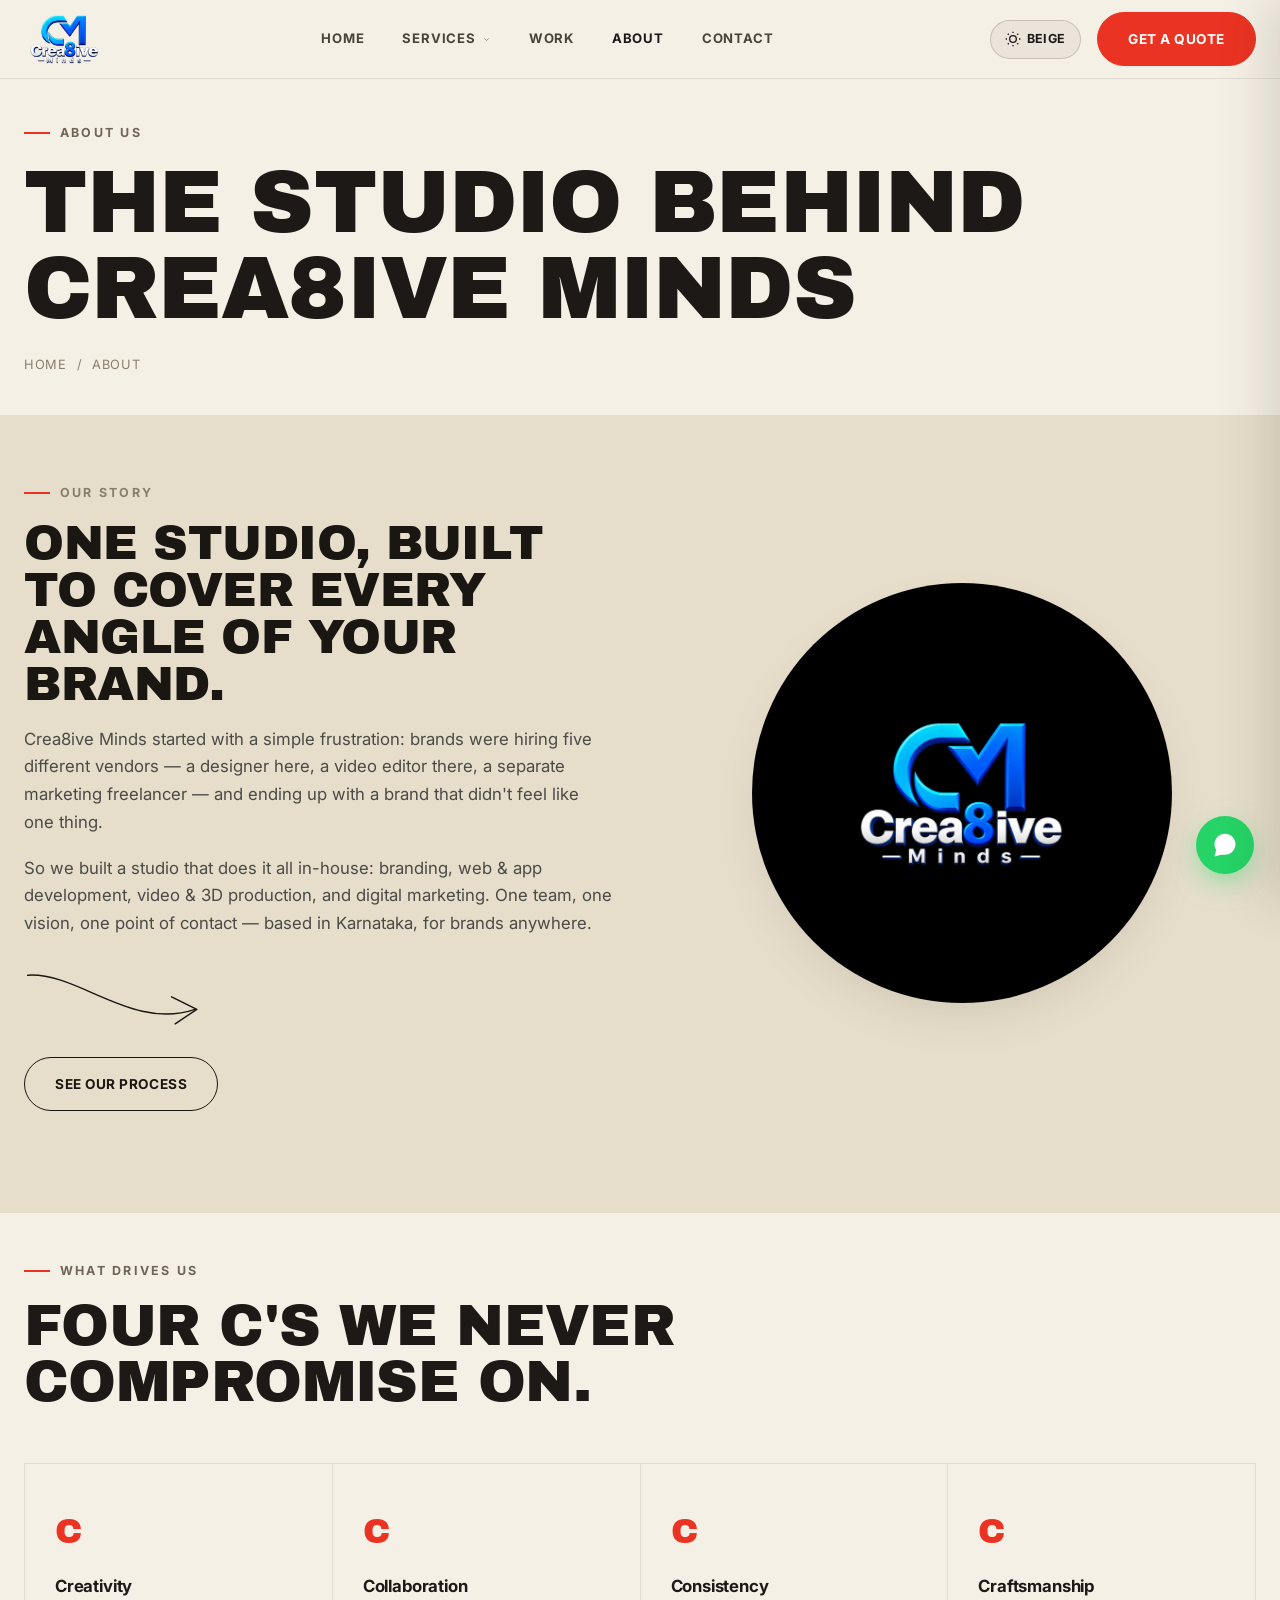
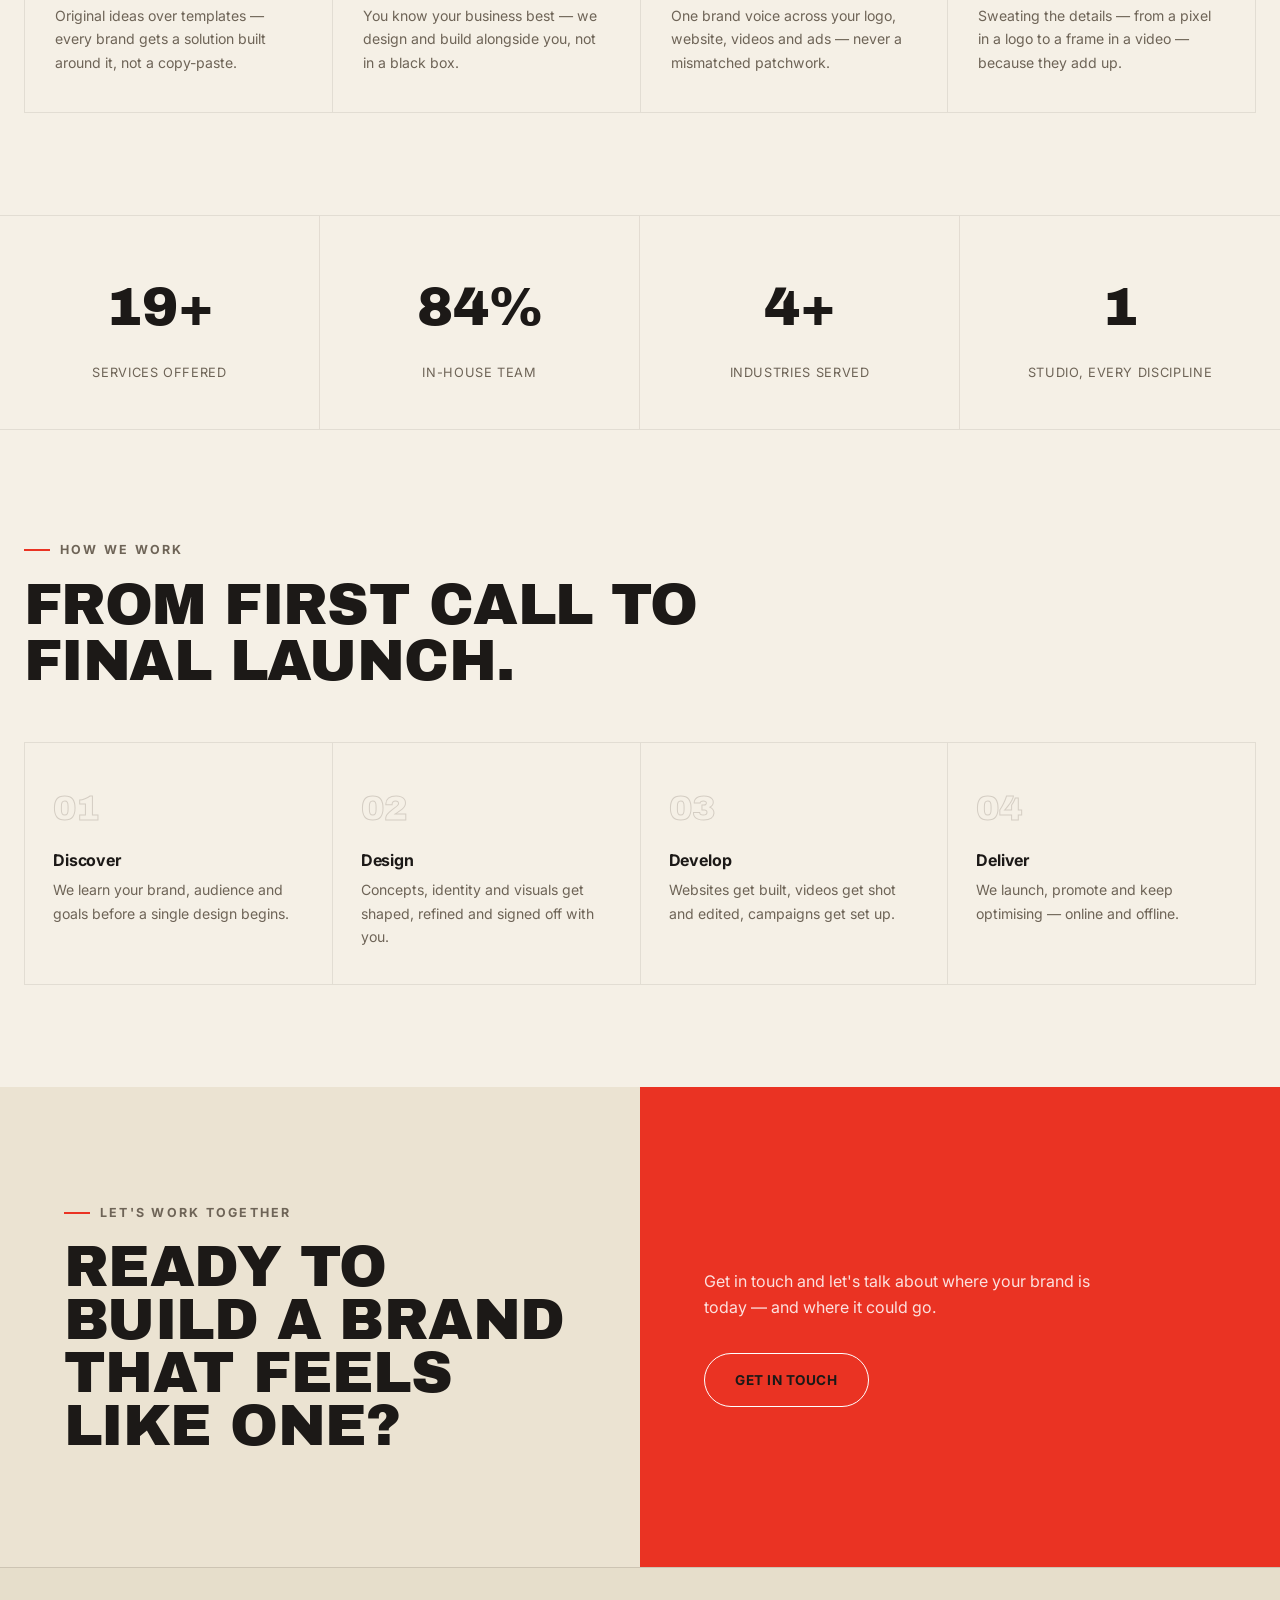
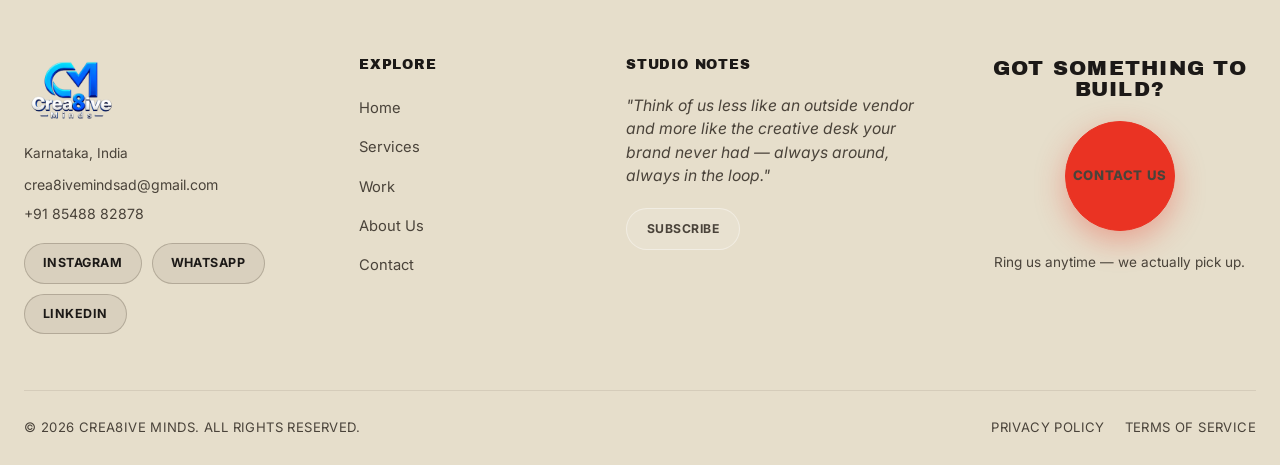
<file: about.html>
<!DOCTYPE html>
<html lang="en" data-theme="light">
<head>
<meta charset="UTF-8">
<meta name="viewport" content="width=device-width, initial-scale=1.0">
<meta name="language" content="English">
<meta name="robots" content="index, follow, max-image-preview:large, max-snippet:-1, max-video-preview:-1">

<title>About Us — Crea8ive Minds | Full-Service Creative Studio in Karnataka</title>
<meta name="description" content="Meet Crea8ive Minds — a premier full-service creative studio in Karnataka bringing branding, web development, 3D Blender animation, video production & digital marketing together under one roof.">
<meta name="keywords" content="About Crea8ive Minds, creative studio Karnataka, branding agency Karnataka, web design team Bangalore, 3D animators Karnataka">

<!-- Geo Location Metadata for Karnataka -->
<meta name="geo.region" content="IN-KA">
<meta name="geo.placename" content="Karnataka, India">
<meta name="geo.position" content="14.467318;75.924108">
<meta name="ICBM" content="14.467318, 75.924108">

<!-- Canonical & OpenGraph -->
<link rel="canonical" href="https://crea8iveminds.in/about.html">
<meta property="og:locale" content="en_IN">
<meta property="og:type" content="website">
<meta property="og:site_name" content="Crea8ive Minds Studio Karnataka">
<meta property="og:title" content="About Us — Crea8ive Minds Studio Karnataka">
<meta property="og:description" content="In-house team for branding, website & app development, 3D Blender visuals, video editing & digital marketing across Karnataka.">
<meta property="og:url" content="https://crea8iveminds.in/about.html">
<meta property="og:image" content="assets/logo.webp">

<link rel="icon" href="assets/favicon.ico" sizes="any">
<link rel="icon" type="image/png" sizes="32x32" href="assets/favicon-32.png">
<link rel="apple-touch-icon" href="assets/apple-touch-icon.png">
<link rel="preconnect" href="https://fonts.googleapis.com">
<link rel="preconnect" href="https://fonts.gstatic.com" crossorigin>
<link href="https://fonts.googleapis.com/css2?family=Archivo+Black&family=Inter:wght@400;500;600;700;800&display=swap" rel="stylesheet">
<link rel="stylesheet" href="css/style.css">

<!-- Instant Theme Script to prevent FOUC -->
<script>
  (function() {
    var savedTheme = localStorage.getItem('cm_theme');
    if (savedTheme === 'dark') {
      document.documentElement.setAttribute('data-theme', 'dark');
    } else {
      document.documentElement.setAttribute('data-theme', 'light');
    }
  })();
</script>

<!-- Breadcrumb JSON-LD Schema -->
<script type="application/ld+json">
{
  "@context": "https://schema.org",
  "@type": "BreadcrumbList",
  "itemListElement": [
    { "@type": "ListItem", "position": 1, "name": "Home", "item": "https://crea8iveminds.in/index.html" },
    { "@type": "ListItem", "position": 2, "name": "About", "item": "https://crea8iveminds.in/about.html" }
  ]
}
</script>
</head>
<body>

<header class="site-header">
  <div class="container nav-inner">
    <a href="index.html" class="brand"><img src="assets/logo.webp" alt="Crea8ive Minds logo - Karnataka"></a>
    <nav>
      <ul class="nav-links">
        <li><a href="index.html" class="nav-link">Home</a></li>
        <li class="has-dropdown">
          <a href="services.html" class="nav-link">Services
            <svg class="caret" viewBox="0 0 24 24" fill="none" stroke="currentColor" stroke-width="2"><polyline points="6 9 12 15 18 9"/></svg>
          </a>
          <div class="dropdown">
            <a href="services.html#branding"><span class="dot"></span>Branding &amp; Graphic Design</a>
            <a href="services.html#development"><span class="dot"></span>Website &amp; App Development</a>
            <a href="services.html#video"><span class="dot"></span>Video Production &amp; 3D</a>
            <a href="services.html#marketing"><span class="dot"></span>Digital Marketing &amp; SEO</a>
            <a href="services.html#print"><span class="dot"></span>Print &amp; Event Branding</a>
            <a href="services.html#pr"><span class="dot"></span>PR &amp; Media Relations Agency</a>
          </div>
        </li>
        <li><a href="work.html" class="nav-link">Work</a></li>
        <li><a href="about.html" class="nav-link active">About</a></li>
        <li><a href="contact.html" class="nav-link">Contact</a></li>
      </ul>
    </nav>
    <div class="nav-actions">
      <button class="theme-toggle" id="theme-toggle" aria-label="Switch to Warm Beige Mode" title="Toggle Dark / Warm Beige Theme">
        <svg class="sun-icon" viewBox="0 0 24 24" fill="none" stroke="currentColor" stroke-width="2"><circle cx="12" cy="12" r="5"></circle><line x1="12" y1="1" x2="12" y2="3"></line><line x1="12" y1="21" x2="12" y2="23"></line><line x1="4.22" y1="4.22" x2="5.64" y2="5.64"></line><line x1="18.36" y1="18.36" x2="19.78" y2="19.78"></line><line x1="1" y1="12" x2="3" y2="12"></line><line x1="21" y1="12" x2="23" y2="12"></line><line x1="4.22" y1="19.78" x2="5.64" y2="18.36"></line><line x1="18.36" y1="5.64" x2="19.78" y2="4.22"></line></svg>
        <svg class="moon-icon" viewBox="0 0 24 24" fill="none" stroke="currentColor" stroke-width="2"><path d="M21 12.79A9 9 0 1 1 11.21 3 7 7 0 0 0 21 12.79z"></path></svg>
        <span class="theme-text">Mode</span>
      </button>
      <a href="contact.html" class="pill-btn solid">Get a Quote</a>
      <button class="nav-toggle" aria-label="Open menu"><span></span><span></span><span></span></button>
    </div>
  </div>
</header>

<div class="nav-overlay"></div>
<div class="mobile-panel">
  <div class="mp-top">
    <div class="mp-header">
      <a href="index.html" class="brand"><img src="assets/logo.webp" alt="Crea8ive Minds logo"></a>
      <button class="mp-close-btn" aria-label="Close menu">&times;</button>
    </div>
    <ul>
      <li><a href="index.html" class="nav-link">Home</a></li>
      <li><a href="services.html" class="nav-link">Services</a></li>
      <li class="mp-sub">
        <a href="services.html#branding"><span class="dot"></span>Branding &amp; Design</a>
        <a href="services.html#development"><span class="dot"></span>Web &amp; App Development</a>
        <a href="services.html#video"><span class="dot"></span>Video Production &amp; 3D</a>
        <a href="services.html#marketing"><span class="dot"></span>Digital Marketing &amp; SEO</a>
        <a href="services.html#print"><span class="dot"></span>Print &amp; Events</a>
        <a href="services.html#pr"><span class="dot"></span>PR &amp; Media Relations</a>
      </li>
      <li><a href="work.html" class="nav-link">Work</a></li>
      <li><a href="about.html" class="nav-link active">About</a></li>
      <li><a href="contact.html" class="nav-link">Contact</a></li>
    </ul>
  </div>
  <div class="mp-footer">
    <button class="theme-toggle" style="width:100%; justify-content:center; margin-bottom:10px;" aria-label="Switch Theme">
      <svg class="sun-icon" viewBox="0 0 24 24" fill="none" stroke="currentColor" stroke-width="2"><circle cx="12" cy="12" r="5"></circle><line x1="12" y1="1" x2="12" y2="3"></line><line x1="12" y1="21" x2="12" y2="23"></line><line x1="4.22" y1="4.22" x2="5.64" y2="5.64"></line><line x1="18.36" y1="18.36" x2="19.78" y2="19.78"></line><line x1="1" y1="12" x2="3" y2="12"></line><line x1="21" y1="12" x2="23" y2="12"></line><line x1="4.22" y1="19.78" x2="5.64" y2="18.36"></line><line x1="18.36" y1="5.64" x2="19.78" y2="4.22"></line></svg>
      <svg class="moon-icon" viewBox="0 0 24 24" fill="none" stroke="currentColor" stroke-width="2"><path d="M21 12.79A9 9 0 1 1 11.21 3 7 7 0 0 0 21 12.79z"></path></svg>
      <span class="theme-text">Toggle Theme Mode</span>
    </button>
    <a href="contact.html" class="pill-btn solid">Get a Quote</a>
    <a href="https://wa.me/918548882878?text=Hello%20Crea8ive%20Minds!%20%F0%9F%91%8B%20I%27m%20reaching%20out%20from%20your%20website%20and%20would%20like%20to%20inquire%20about%20your%20creative%20services." target="_blank" rel="noopener" class="ig-reel-card-btn" style="width:100%; justify-content:center; padding:12px; background:linear-gradient(45deg, #25d366, #128c7e);">Chat on WhatsApp &rarr;</a>
    <p class="mp-footer-info">Karnataka, India &bull; +91 85488 82878</p>
  </div>
</div>

<section class="page-header">
  <div class="container">
    <div class="eyebrow">About Us</div>
    <h1>THE STUDIO BEHIND<br>CREA8IVE MINDS</h1>
    <div class="breadcrumb"><a href="index.html">Home</a><span>/</span><span>About</span></div>
  </div>
</section>

<!-- ============ STORY — light section ============ -->
<section class="on-light" style="padding-top:60px;">
  <div class="container">
    <div class="split" style="display:grid; grid-template-columns:1fr 1fr; gap:56px; align-items:center;">
      <div class="reveal">
        <div class="eyebrow">Our Story</div>
        <h2 class="section-title" style="font-size:clamp(1.9rem,4vw,3rem);">ONE STUDIO, BUILT TO COVER EVERY ANGLE OF YOUR BRAND.</h2>
        <p class="section-sub">Crea8ive Minds started with a simple frustration: brands were hiring five different vendors — a designer here, a video editor there, a separate marketing freelancer — and ending up with a brand that didn't feel like one thing.</p>
        <p class="section-sub">So we built a studio that does it all in-house: branding, web &amp; app development, video &amp; 3D production, and digital marketing. One team, one vision, one point of contact — based in Karnataka, for brands anywhere.</p>
        <svg class="doodle-arrow reveal reveal-delay-2" style="margin-top:30px;" viewBox="0 0 200 90" fill="none" stroke="currentColor" stroke-width="1.6">
          <path d="M4 8 C 60 4, 120 70, 190 46" stroke-linecap="round"/>
          <path d="M164 32 L192 46 L168 62" stroke-linecap="round" stroke-linejoin="round"/>
        </svg>
        <a href="contact.html" class="pill-btn" style="margin-top:8px;">See Our Process</a>
      </div>
      <div class="reveal reveal-delay-1" style="aspect-ratio:1/1; border-radius:50%; background:#000; border:1px solid var(--border-soft); display:flex; align-items:center; justify-content:center; max-width:420px; margin-inline:auto; box-shadow:var(--shadow-soft);">
        <img src="assets/logo.webp" alt="Crea8ive Minds" style="width:58%;">
      </div>
    </div>
  </div>
</section>

<!-- ============ VALUES ============ -->
<section>
  <div class="container">
    <div class="section-head reveal">
      <div class="eyebrow">What Drives Us</div>
      <h2 class="section-title">Four C's we never compromise on.</h2>
    </div>
    <div class="value-row reveal">
      <div class="value-item"><div class="letter">C</div><h3>Creativity</h3><p>Original ideas over templates — every brand gets a solution built around it, not a copy-paste.</p></div>
      <div class="value-item"><div class="letter">C</div><h3>Collaboration</h3><p>You know your business best — we design and build alongside you, not in a black box.</p></div>
      <div class="value-item"><div class="letter">C</div><h3>Consistency</h3><p>One brand voice across your logo, website, videos and ads — never a mismatched patchwork.</p></div>
      <div class="value-item"><div class="letter">C</div><h3>Craftsmanship</h3><p>Sweating the details — from a pixel in a logo to a frame in a video — because they add up.</p></div>
    </div>
  </div>
</section>

<!-- ============ STATS ============ -->
<div class="stats-strip reveal">
  <div class="stat"><div class="num"><span data-count="23" data-suffix="+">0</span></div><div class="lbl">Services Offered</div></div>
  <div class="stat"><div class="num"><span data-count="100" data-suffix="%">0</span></div><div class="lbl">In-House Team</div></div>
  <div class="stat"><div class="num"><span data-count="5" data-suffix="+">0</span></div><div class="lbl">Industries Served</div></div>
  <div class="stat"><div class="num"><span data-count="1" data-suffix="">0</span></div><div class="lbl">Studio, Every Discipline</div></div>
</div>

<!-- ============ HOW WE WORK ============ -->
<section>
  <div class="container">
    <div class="section-head reveal">
      <div class="eyebrow">How We Work</div>
      <h2 class="section-title">From first call to final launch.</h2>
    </div>
    <div class="process-row reveal">
      <div class="process-item"><span class="num">01</span><h3>Discover</h3><p>We learn your brand, audience and goals before a single design begins.</p></div>
      <div class="process-item"><span class="num">02</span><h3>Design</h3><p>Concepts, identity and visuals get shaped, refined and signed off with you.</p></div>
      <div class="process-item"><span class="num">03</span><h3>Develop</h3><p>Websites get built, videos get shot and edited, campaigns get set up.</p></div>
      <div class="process-item"><span class="num">04</span><h3>Deliver</h3><p>We launch, promote and keep optimising — online and offline.</p></div>
    </div>
  </div>
</section>

<!-- ============ CTA — SPLIT BLOCK ============ -->
<div class="split-block reveal">
  <div class="half black">
    <div class="eyebrow">Let's Work Together</div>
    <h2 style="font-size:clamp(2.2rem,4.6vw,3.6rem);">READY TO BUILD A BRAND THAT FEELS LIKE ONE?</h2>
  </div>
  <div class="half red">
    <p>Get in touch and let's talk about where your brand is today — and where it could go.</p>
    <div class="btn-row"><a href="contact.html" class="pill-btn" style="border-color:#fff;">Get In Touch</a></div>
  </div>
</div>

<footer class="site-footer">
  <div class="container">
    <div class="footer-top">
      <div class="footer-brand">
        <img src="assets/logo.webp" alt="Crea8ive Minds" style="height:64px; margin-bottom:20px;">
        <p class="addr">Karnataka, India</p>
        <a class="contact-line" href="mailto:crea8ivemindsad@gmail.com">crea8ivemindsad@gmail.com</a>
        <a class="contact-line" href="tel:+918548882878">+91 85488 82878</a>
        <div class="social-row">
          <a href="https://www.instagram.com/crea8ive_minds.ad?igsi=MThmZWxubWdzNXNubA==" target="_blank" rel="noopener">Instagram</a>
          <a href="https://wa.me/918548882878?text=Hello%20Crea8ive%20Minds!%20%F0%9F%91%8B%20I%27m%20reaching%20out%20from%20your%20website%20and%20would%20like%20to%20inquire%20about%20your%20creative%20services." target="_blank" rel="noopener">WhatsApp</a>
          <a href="#">LinkedIn</a>
        </div>
      </div>
      <div class="footer-col">
        <h4>Explore</h4>
        <ul>
          <li><a href="index.html">Home</a></li>
          <li><a href="services.html">Services</a></li>
          <li><a href="work.html">Work</a></li>
          <li><a href="about.html">About Us</a></li>
          <li><a href="contact.html">Contact</a></li>
        </ul>
      </div>
      <div class="footer-col">
        <h4>Studio Notes</h4>
        <p class="footer-quote">"Think of us less like an outside vendor and more like the creative desk your brand never had — always around, always in the loop."</p>
        <a href="contact.html" class="pill-btn sm">Subscribe</a>
      </div>
      <div class="footer-col footer-cta">
        <h4>Got something to build?</h4>
        <a href="contact.html" class="circle-btn">Contact Us</a>
        <p class="note">Ring us anytime — we actually pick up.</p>
      </div>
    </div>
    <div class="footer-bottom">
      <span>&copy; <span id="year"></span> Crea8ive Minds. All rights reserved.</span>
      <div class="footer-legal"><a href="privacy-policy.html">Privacy Policy</a><a href="terms-of-service.html">Terms of Service</a></div>
    </div>
  </div>
</footer>

<a class="float-wa" href="https://wa.me/918548882878?text=Hello%20Crea8ive%20Minds!%20%F0%9F%91%8B%20I%27m%20reaching%20out%20from%20your%20website%20and%20would%20like%20to%20inquire%20about%20your%20creative%20services." target="_blank" rel="noopener" aria-label="Chat on WhatsApp">
  <svg viewBox="0 0 32 32"><path d="M16.001 3C9.373 3 4 8.373 4 15c0 2.386.693 4.612 1.885 6.487L4 29l7.716-1.86A11.94 11.94 0 0 0 16.001 27C22.628 27 28 21.627 28 15S22.628 3 16.001 3zm5.815 13.665c-.319-.16-1.888-.932-2.181-1.038-.293-.107-.507-.16-.72.16-.213.319-.827 1.038-1.014 1.251-.187.213-.373.24-.692.08-.319-.16-1.347-.497-2.566-1.585-.949-.847-1.59-1.893-1.777-2.212-.187-.319-.02-.492.14-.652.144-.144.32-.373.48-.56.16-.187.213-.32.32-.533.107-.213.053-.4-.027-.56-.08-.16-.72-1.735-.986-2.377-.26-.626-.524-.541-.72-.551-.187-.009-.4-.011-.613-.011-.213 0-.56.08-.853.4-.293.319-1.12 1.094-1.12 2.668 0 1.574 1.147 3.094 1.307 3.307.16.213 2.256 3.444 5.464 4.83.764.33 1.36.527 1.825.674.767.244 1.465.21 2.017.127.615-.092 1.888-.772 2.155-1.517.267-.746.267-1.386.187-1.517-.08-.133-.293-.213-.612-.373z"/></svg>
</a>

<script src="js/script.js"></script>
<script>document.getElementById('year').textContent = new Date().getFullYear();</script>
</body>
</html>
</file>
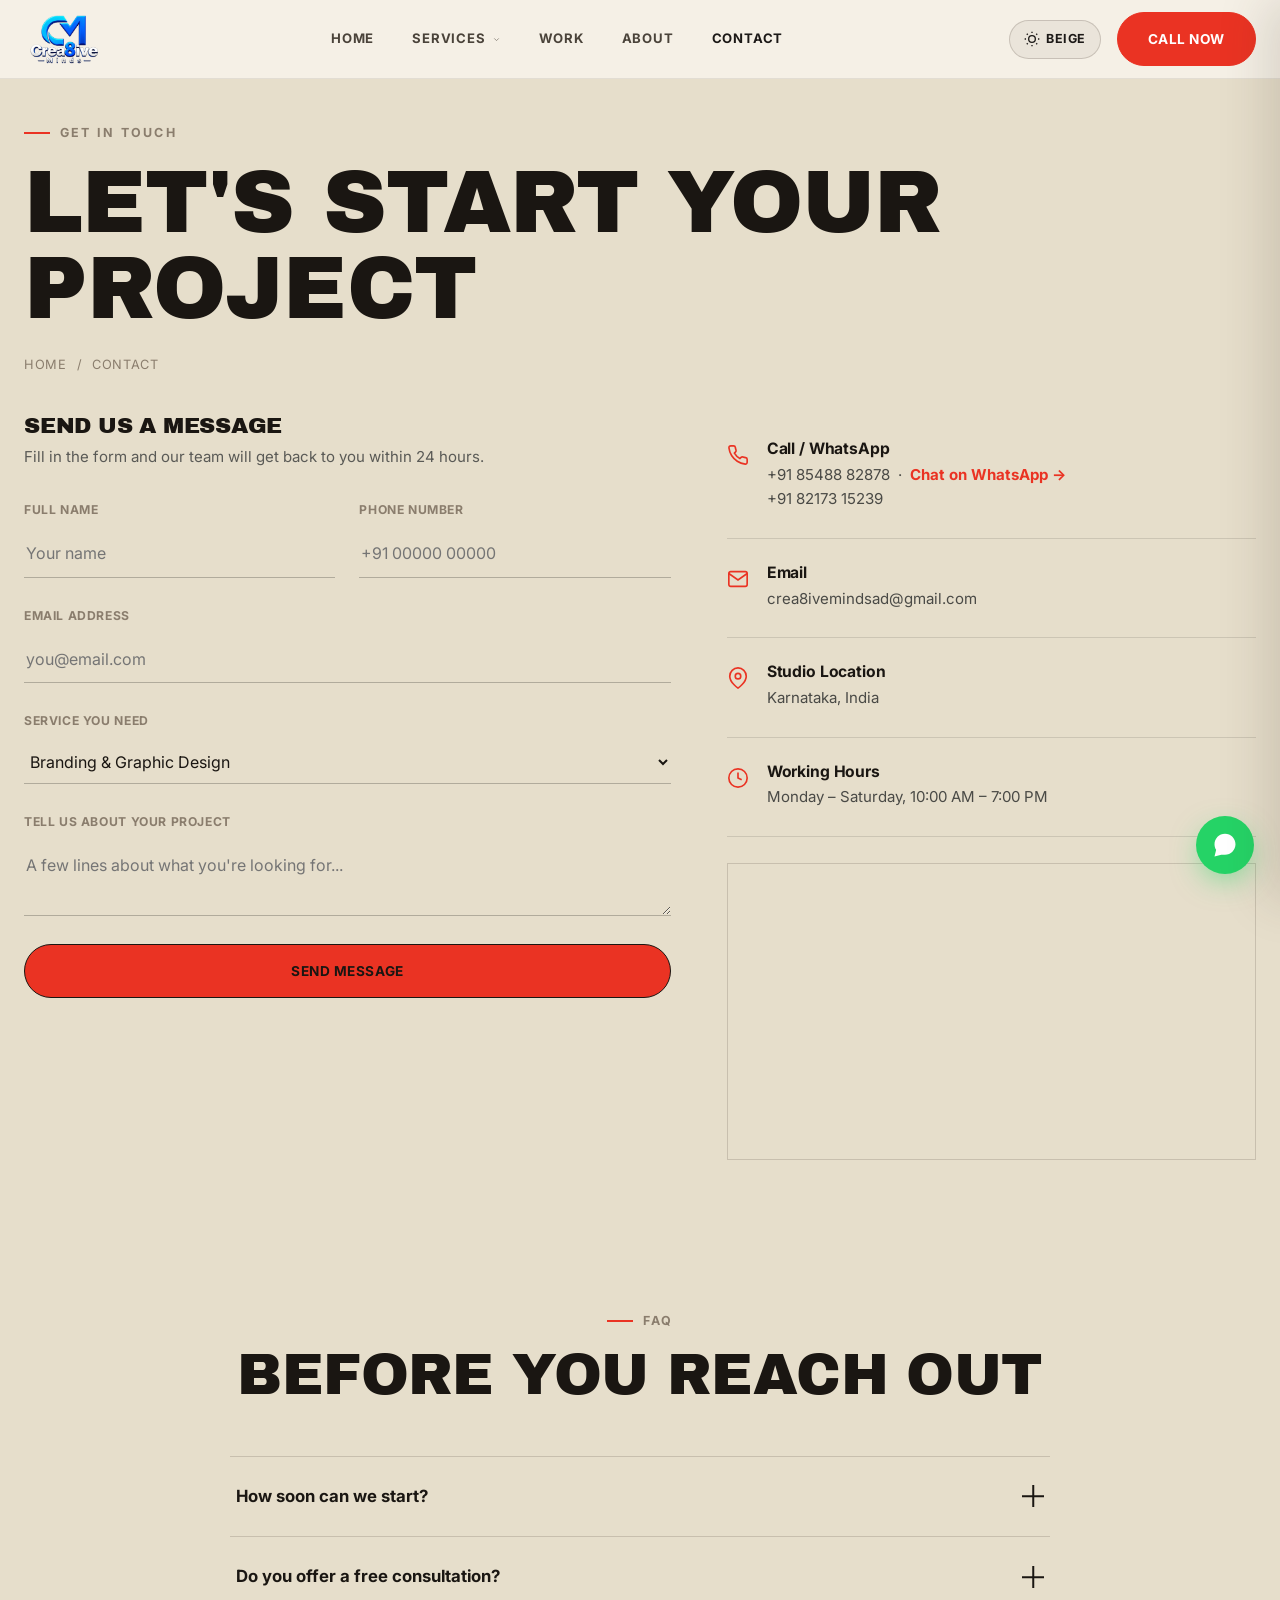
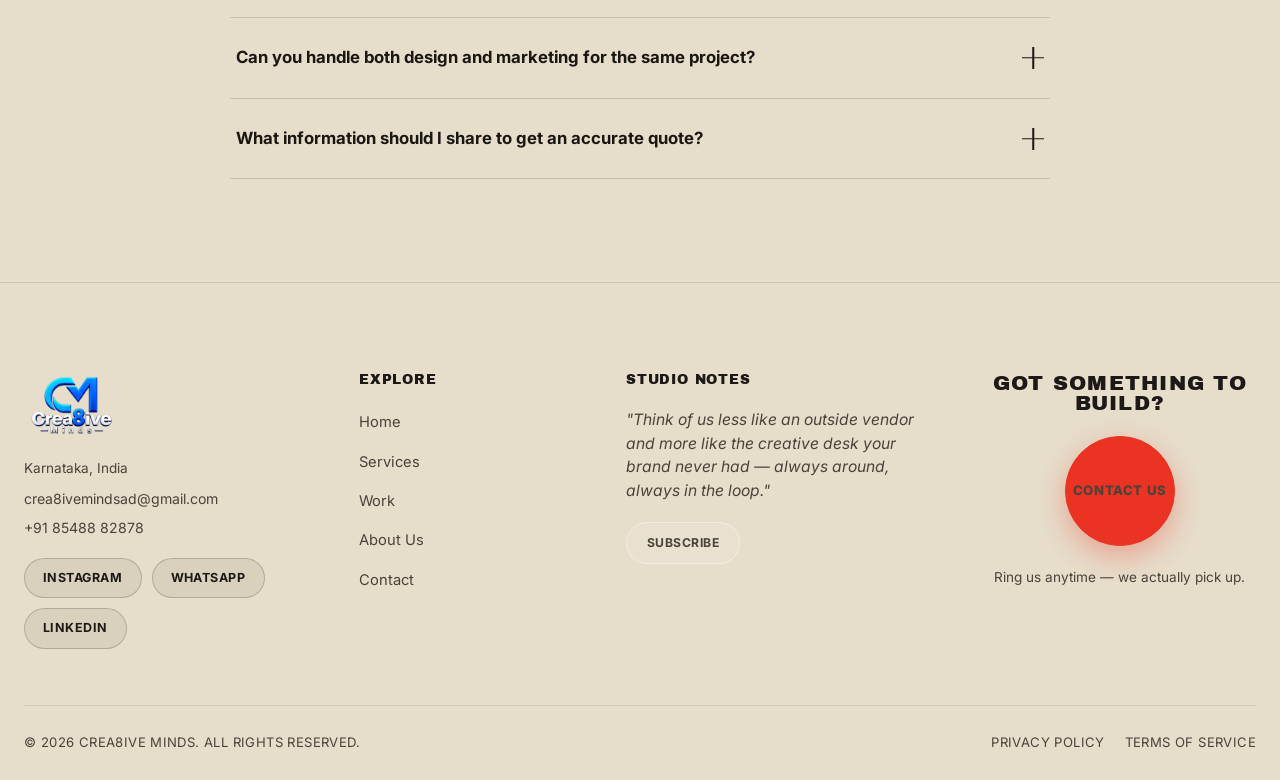
<file: contact.html>
<!DOCTYPE html>
<html lang="en" data-theme="light">
<head>
<meta charset="UTF-8">
<meta name="viewport" content="width=device-width, initial-scale=1.0">
<meta name="language" content="English">
<meta name="robots" content="index, follow, max-image-preview:large, max-snippet:-1, max-video-preview:-1">

<title>Contact Us — Crea8ive Minds | Karnataka, India</title>
<meta name="description" content="Get in touch with Crea8ive Minds in Karnataka for branding, web & mobile app development, 3D animation, video production, and digital marketing. Call +91 85488 82878 or chat on WhatsApp.">
<meta name="keywords" content="Contact Crea8ive Minds, Karnataka creative agency contact, Karnataka web design quote, branding inquiry Bangalore Karnataka">

<!-- Geo Location Metadata for Karnataka -->
<meta name="geo.region" content="IN-KA">
<meta name="geo.placename" content="Karnataka, India">
<meta name="geo.position" content="14.467318;75.924108">
<meta name="ICBM" content="14.467318, 75.924108">

<!-- Canonical & OpenGraph -->
<link rel="canonical" href="https://crea8iveminds.in/contact.html">
<meta property="og:locale" content="en_IN">
<meta property="og:type" content="website">
<meta property="og:site_name" content="Crea8ive Minds Studio Karnataka">
<meta property="og:title" content="Contact Us — Crea8ive Minds Karnataka">
<meta property="og:description" content="Connect with Crea8ive Minds for branding, web/app, 3D animation, and digital marketing across Karnataka.">
<meta property="og:url" content="https://crea8iveminds.in/contact.html">
<meta property="og:image" content="assets/logo.webp">

<link rel="icon" href="assets/favicon.ico" sizes="any">
<link rel="icon" type="image/png" sizes="32x32" href="assets/favicon-32.png">
<link rel="apple-touch-icon" href="assets/apple-touch-icon.png">
<link rel="preconnect" href="https://fonts.googleapis.com">
<link rel="preconnect" href="https://fonts.gstatic.com" crossorigin>
<link href="https://fonts.googleapis.com/css2?family=Archivo+Black&family=Inter:wght@400;500;600;700;800&display=swap" rel="stylesheet">
<link rel="stylesheet" href="css/style.css">

<!-- Instant Theme Script to prevent FOUC -->
<script>
  (function() {
    var savedTheme = localStorage.getItem('cm_theme');
    if (savedTheme === 'dark') {
      document.documentElement.setAttribute('data-theme', 'dark');
    } else {
      document.documentElement.setAttribute('data-theme', 'light');
    }
  })();
</script>

<!-- Breadcrumb JSON-LD Schema -->
<script type="application/ld+json">
{
  "@context": "https://schema.org",
  "@type": "BreadcrumbList",
  "itemListElement": [
    { "@type": "ListItem", "position": 1, "name": "Home", "item": "https://crea8iveminds.in/index.html" },
    { "@type": "ListItem", "position": 2, "name": "Contact", "item": "https://crea8iveminds.in/contact.html" }
  ]
}
</script>
</head>
<body style="min-height:100vh;">

<header class="site-header">
  <div class="container nav-inner">
    <a href="index.html" class="brand"><img src="assets/logo.webp" alt="Crea8ive Minds logo - Karnataka"></a>
    <nav>
      <ul class="nav-links">
        <li><a href="index.html" class="nav-link">Home</a></li>
        <li class="has-dropdown">
          <a href="services.html" class="nav-link">Services
            <svg class="caret" viewBox="0 0 24 24" fill="none" stroke="currentColor" stroke-width="2"><polyline points="6 9 12 15 18 9"/></svg>
          </a>
          <div class="dropdown">
            <a href="services.html#branding"><span class="dot"></span>Branding &amp; Graphic Design</a>
            <a href="services.html#development"><span class="dot"></span>Website &amp; App Development</a>
            <a href="services.html#video"><span class="dot"></span>Video Production &amp; 3D</a>
            <a href="services.html#marketing"><span class="dot"></span>Digital Marketing &amp; SEO</a>
            <a href="services.html#print"><span class="dot"></span>Print &amp; Event Branding</a>
            <a href="services.html#pr"><span class="dot"></span>PR &amp; Media Relations Agency</a>
          </div>
        </li>
        <li><a href="work.html" class="nav-link">Work</a></li>
        <li><a href="about.html" class="nav-link">About</a></li>
        <li><a href="contact.html" class="nav-link active">Contact</a></li>
      </ul>
    </nav>
    <div class="nav-actions">
      <button class="theme-toggle" id="theme-toggle" aria-label="Switch to Warm Beige Mode" title="Toggle Dark / Warm Beige Theme">
        <svg class="sun-icon" viewBox="0 0 24 24" fill="none" stroke="currentColor" stroke-width="2"><circle cx="12" cy="12" r="5"></circle><line x1="12" y1="1" x2="12" y2="3"></line><line x1="12" y1="21" x2="12" y2="23"></line><line x1="4.22" y1="4.22" x2="5.64" y2="5.64"></line><line x1="18.36" y1="18.36" x2="19.78" y2="19.78"></line><line x1="1" y1="12" x2="3" y2="12"></line><line x1="21" y1="12" x2="23" y2="12"></line><line x1="4.22" y1="19.78" x2="5.64" y2="18.36"></line><line x1="18.36" y1="5.64" x2="19.78" y2="4.22"></line></svg>
        <svg class="moon-icon" viewBox="0 0 24 24" fill="none" stroke="currentColor" stroke-width="2"><path d="M21 12.79A9 9 0 1 1 11.21 3 7 7 0 0 0 21 12.79z"></path></svg>
        <span class="theme-text">Mode</span>
      </button>
      <a href="tel:+918548882878" class="pill-btn solid">Call Now</a>
      <button class="nav-toggle" aria-label="Open menu"><span></span><span></span><span></span></button>
    </div>
  </div>
</header>

<div class="nav-overlay"></div>
<div class="mobile-panel">
  <div class="mp-top">
    <div class="mp-header">
      <a href="index.html" class="brand"><img src="assets/logo.webp" alt="Crea8ive Minds logo"></a>
      <button class="mp-close-btn" aria-label="Close menu">&times;</button>
    </div>
    <ul>
      <li><a href="index.html" class="nav-link">Home</a></li>
      <li><a href="services.html" class="nav-link">Services</a></li>
      <li class="mp-sub">
        <a href="services.html#branding"><span class="dot"></span>Branding &amp; Design</a>
        <a href="services.html#development"><span class="dot"></span>Web &amp; App Development</a>
        <a href="services.html#video"><span class="dot"></span>Video Production &amp; 3D</a>
        <a href="services.html#marketing"><span class="dot"></span>Digital Marketing &amp; SEO</a>
        <a href="services.html#print"><span class="dot"></span>Print &amp; Events</a>
        <a href="services.html#pr"><span class="dot"></span>PR &amp; Media Relations</a>
      </li>
      <li><a href="work.html" class="nav-link">Work</a></li>
      <li><a href="about.html" class="nav-link">About</a></li>
      <li><a href="contact.html" class="nav-link active">Contact</a></li>
    </ul>
  </div>
  <div class="mp-footer">
    <button class="theme-toggle" style="width:100%; justify-content:center; margin-bottom:10px;" aria-label="Switch Theme">
      <svg class="sun-icon" viewBox="0 0 24 24" fill="none" stroke="currentColor" stroke-width="2"><circle cx="12" cy="12" r="5"></circle><line x1="12" y1="1" x2="12" y2="3"></line><line x1="12" y1="21" x2="12" y2="23"></line><line x1="4.22" y1="4.22" x2="5.64" y2="5.64"></line><line x1="18.36" y1="18.36" x2="19.78" y2="19.78"></line><line x1="1" y1="12" x2="3" y2="12"></line><line x1="21" y1="12" x2="23" y2="12"></line><line x1="4.22" y1="19.78" x2="5.64" y2="18.36"></line><line x1="18.36" y1="5.64" x2="19.78" y2="4.22"></line></svg>
      <svg class="moon-icon" viewBox="0 0 24 24" fill="none" stroke="currentColor" stroke-width="2"><path d="M21 12.79A9 9 0 1 1 11.21 3 7 7 0 0 0 21 12.79z"></path></svg>
      <span class="theme-text">Toggle Theme Mode</span>
    </button>
    <a href="tel:+918548882878" class="pill-btn solid">Call Now</a>
    <a href="https://wa.me/918548882878?text=Hello%20Crea8ive%20Minds!%20%F0%9F%91%8B%20I%27m%20reaching%20out%20from%20your%20website%20and%20would%20like%20to%20inquire%20about%20your%20creative%20services." target="_blank" rel="noopener" class="ig-reel-card-btn" style="width:100%; justify-content:center; padding:12px; background:linear-gradient(45deg, #25d366, #128c7e);">Chat on WhatsApp &rarr;</a>
    <p class="mp-footer-info">Karnataka, India &bull; +91 85488 82878</p>
  </div>
</div>

<section class="page-header on-light">
  <div class="container">
    <div class="eyebrow">Get In Touch</div>
    <h1>LET'S START YOUR<br>PROJECT</h1>
    <div class="breadcrumb"><a href="index.html">Home</a><span>/</span><span>Contact</span></div>
  </div>
</section>

<section class="on-light" style="padding-top:0;">
  <div class="container contact-grid">

    <div class="reveal">
      <h3 style="font-family:var(--font-display); font-size:1.4rem; margin-bottom:8px;">SEND US A MESSAGE</h3>
      <p style="color:#5a5a56; font-size:0.94rem; margin-bottom:30px; font-family:var(--font-body);">Fill in the form and our team will get back to you within 24 hours.</p>
      <form id="contact-form">
        <div class="form-grid">
          <div class="field"><label for="name">Full Name</label><input type="text" id="name" name="name" placeholder="Your name" required></div>
          <div class="field"><label for="phone">Phone Number</label><input type="tel" id="phone" name="phone" placeholder="+91 00000 00000" required></div>
          <div class="field full"><label for="email">Email Address</label><input type="email" id="email" name="email" placeholder="you@email.com" required></div>
          <div class="field full"><label for="service">Service You Need</label>
            <select id="service" name="service">
              <option>Branding &amp; Graphic Design</option>
              <option>Website &amp; App Development</option>
              <option>Video Production &amp; 3D</option>
              <option>Digital Marketing &amp; SEO</option>
              <option>Print &amp; Event Branding</option>
              <option>PR &amp; Media Relations Agency</option>
              <option>Not sure — help me decide</option>
            </select>
          </div>
          <div class="field full"><label for="message">Tell Us About Your Project</label><textarea id="message" name="message" placeholder="A few lines about what you're looking for..."></textarea></div>
        </div>
        <button type="submit" class="pill-btn solid" style="margin-top:28px; width:100%; justify-content:center;">Send Message</button>
        <p id="form-note" style="margin-top:16px; font-size:0.85rem; color:#5a5a56; font-family:var(--font-body);"></p>
      </form>
    </div>

    <div class="reveal reveal-delay-1">
      <div class="contact-info-row">
        <svg viewBox="0 0 24 24" fill="none" stroke="currentColor" stroke-width="1.8"><path d="M22 16.92v3a2 2 0 0 1-2.18 2 19.79 19.79 0 0 1-8.63-3.07 19.5 19.5 0 0 1-6-6 19.79 19.79 0 0 1-3.07-8.67A2 2 0 0 1 4.11 2h3a2 2 0 0 1 2 1.72c.13.96.36 1.9.7 2.81a2 2 0 0 1-.45 2.11L8.09 9.91a16 16 0 0 0 6 6l1.27-1.27a2 2 0 0 1 2.11-.45c.91.34 1.85.57 2.81.7A2 2 0 0 1 22 16.92z"/></svg>
        <div><h4>Call / WhatsApp</h4><p><a href="tel:+918548882878">+91 85488 82878</a> &nbsp;·&nbsp; <a href="https://wa.me/918548882878?text=Hello%20Crea8ive%20Minds!%20%F0%9F%91%8B%20I%27m%20reaching%20out%20from%20your%20website%20and%20would%20like%20to%20inquire%20about%20your%20creative%20services." target="_blank" rel="noopener" style="color:var(--red); font-weight:700;">Chat on WhatsApp &rarr;</a><br><a href="tel:+918217315239">+91 82173 15239</a></p></div>
      </div>
      <div class="contact-info-row">
        <svg viewBox="0 0 24 24" fill="none" stroke="currentColor" stroke-width="1.8"><path d="M4 4h16a2 2 0 0 1 2 2v12a2 2 0 0 1-2 2H4a2 2 0 0 1-2-2V6a2 2 0 0 1 2-2z"/><polyline points="22 6 12 13 2 6"/></svg>
        <div><h4>Email</h4><p><a href="mailto:crea8ivemindsad@gmail.com">crea8ivemindsad@gmail.com</a></p></div>
      </div>
      <div class="contact-info-row">
        <svg viewBox="0 0 24 24" fill="none" stroke="currentColor" stroke-width="1.8"><path d="M21 10c0 7-9 13-9 13s-9-6-9-13a9 9 0 0 1 18 0z"/><circle cx="12" cy="10" r="3"/></svg>
        <div><h4>Studio Location</h4><p>Karnataka, India</p></div>
      </div>
      <div class="contact-info-row">
        <svg viewBox="0 0 24 24" fill="none" stroke="currentColor" stroke-width="1.8"><circle cx="12" cy="12" r="10"/><polyline points="12 6 12 12 16 14"/></svg>
        <div><h4>Working Hours</h4><p>Monday – Saturday, 10:00 AM – 7:00 PM</p></div>
      </div>

      <div class="map-embed" style="margin-top:26px;">
        <iframe src="https://www.google.com/maps?q=Karnataka,India&output=embed" loading="lazy" referrerpolicy="no-referrer-when-downgrade" title="Crea8ive Minds location — Karnataka, India"></iframe>
      </div>
    </div>

  </div>
</section>

<!-- ============ FAQ ============ -->
<section class="on-light">
  <div class="container">
    <div class="section-head center reveal">
      <div class="eyebrow">FAQ</div>
      <h2 class="section-title">Before you reach out</h2>
    </div>
    <div class="faq-list reveal">
      <div class="faq-item">
        <div class="faq-q">How soon can we start?<span class="plus"></span></div>
        <div class="faq-a"><p>Most projects can kick off within a few days of finalising scope — reach out and we'll confirm a timeline for your specific project.</p></div>
      </div>
      <div class="faq-item">
        <div class="faq-q">Do you offer a free consultation?<span class="plus"></span></div>
        <div class="faq-a"><p>Yes — call, WhatsApp or fill in the form above and we'll set up a free call to understand your brand and share an approach and quote.</p></div>
      </div>
      <div class="faq-item">
        <div class="faq-q">Can you handle both design and marketing for the same project?<span class="plus"></span></div>
        <div class="faq-a"><p>That's exactly how we prefer to work — branding, website/app, video and marketing designed together stay far more consistent than pieces from different vendors.</p></div>
      </div>
      <div class="faq-item">
        <div class="faq-q">What information should I share to get an accurate quote?<span class="plus"></span></div>
        <div class="faq-a"><p>Your business type, what you need (e.g. logo, website, ad campaign), your timeline, and any references you like — the more context, the faster we can quote.</p></div>
      </div>
    </div>
  </div>
</section>

<footer class="site-footer">
  <div class="container">
    <div class="footer-top">
      <div class="footer-brand">
        <img src="assets/logo.webp" alt="Crea8ive Minds" style="height:64px; margin-bottom:20px;">
        <p class="addr">Karnataka, India</p>
        <a class="contact-line" href="mailto:crea8ivemindsad@gmail.com">crea8ivemindsad@gmail.com</a>
        <a class="contact-line" href="tel:+918548882878">+91 85488 82878</a>
        <div class="social-row">
          <a href="https://www.instagram.com/crea8ive_minds.ad?igsi=MThmZWxubWdzNXNubA==" target="_blank" rel="noopener">Instagram</a>
          <a href="https://wa.me/918548882878?text=Hello%20Crea8ive%20Minds!%20%F0%9F%91%8B%20I%27m%20reaching%20out%20from%20your%20website%20and%20would%20like%20to%20inquire%20about%20your%20creative%20services." target="_blank" rel="noopener">WhatsApp</a>
          <a href="#">LinkedIn</a>
        </div>
      </div>
      <div class="footer-col">
        <h4>Explore</h4>
        <ul>
          <li><a href="index.html">Home</a></li>
          <li><a href="services.html">Services</a></li>
          <li><a href="work.html">Work</a></li>
          <li><a href="about.html">About Us</a></li>
          <li><a href="contact.html">Contact</a></li>
        </ul>
      </div>
      <div class="footer-col">
        <h4>Studio Notes</h4>
        <p class="footer-quote">"Think of us less like an outside vendor and more like the creative desk your brand never had — always around, always in the loop."</p>
        <a href="contact.html" class="pill-btn sm">Subscribe</a>
      </div>
      <div class="footer-col footer-cta">
        <h4>Got something to build?</h4>
        <a href="contact.html" class="circle-btn">Contact Us</a>
        <p class="note">Ring us anytime — we actually pick up.</p>
      </div>
    </div>
    <div class="footer-bottom">
      <span>&copy; <span id="year"></span> Crea8ive Minds. All rights reserved.</span>
      <div class="footer-legal"><a href="privacy-policy.html">Privacy Policy</a><a href="terms-of-service.html">Terms of Service</a></div>
    </div>
  </div>
</footer>

<a class="float-wa" href="https://wa.me/918548882878?text=Hello%20Crea8ive%20Minds!%20%F0%9F%91%8B%20I%27m%20reaching%20out%20from%20your%20website%20and%20would%20like%20to%20inquire%20about%20your%20creative%20services." target="_blank" rel="noopener" aria-label="Chat on WhatsApp">
  <svg viewBox="0 0 32 32"><path d="M16.001 3C9.373 3 4 8.373 4 15c0 2.386.693 4.612 1.885 6.487L4 29l7.716-1.86A11.94 11.94 0 0 0 16.001 27C22.628 27 28 21.627 28 15S22.628 3 16.001 3zm5.815 13.665c-.319-.16-1.888-.932-2.181-1.038-.293-.107-.507-.16-.72.16-.213.319-.827 1.038-1.014 1.251-.187.213-.373.24-.692.08-.319-.16-1.347-.497-2.566-1.585-.949-.847-1.59-1.893-1.777-2.212-.187-.319-.02-.492.14-.652.144-.144.32-.373.48-.56.16-.187.213-.32.32-.533.107-.213.053-.4-.027-.56-.08-.16-.72-1.735-.986-2.377-.26-.626-.524-.541-.72-.551-.187-.009-.4-.011-.613-.011-.213 0-.56.08-.853.4-.293.319-1.12 1.094-1.12 2.668 0 1.574 1.147 3.094 1.307 3.307.16.213 2.256 3.444 5.464 4.83.764.33 1.36.527 1.825.674.767.244 1.465.21 2.017.127.615-.092 1.888-.772 2.155-1.517.267-.746.267-1.386.187-1.517-.08-.133-.293-.213-.612-.373z"/></svg>
</a>

<script src="js/script.js"></script>
<script>document.getElementById('year').textContent = new Date().getFullYear();</script>
</body>
</html>
</file>
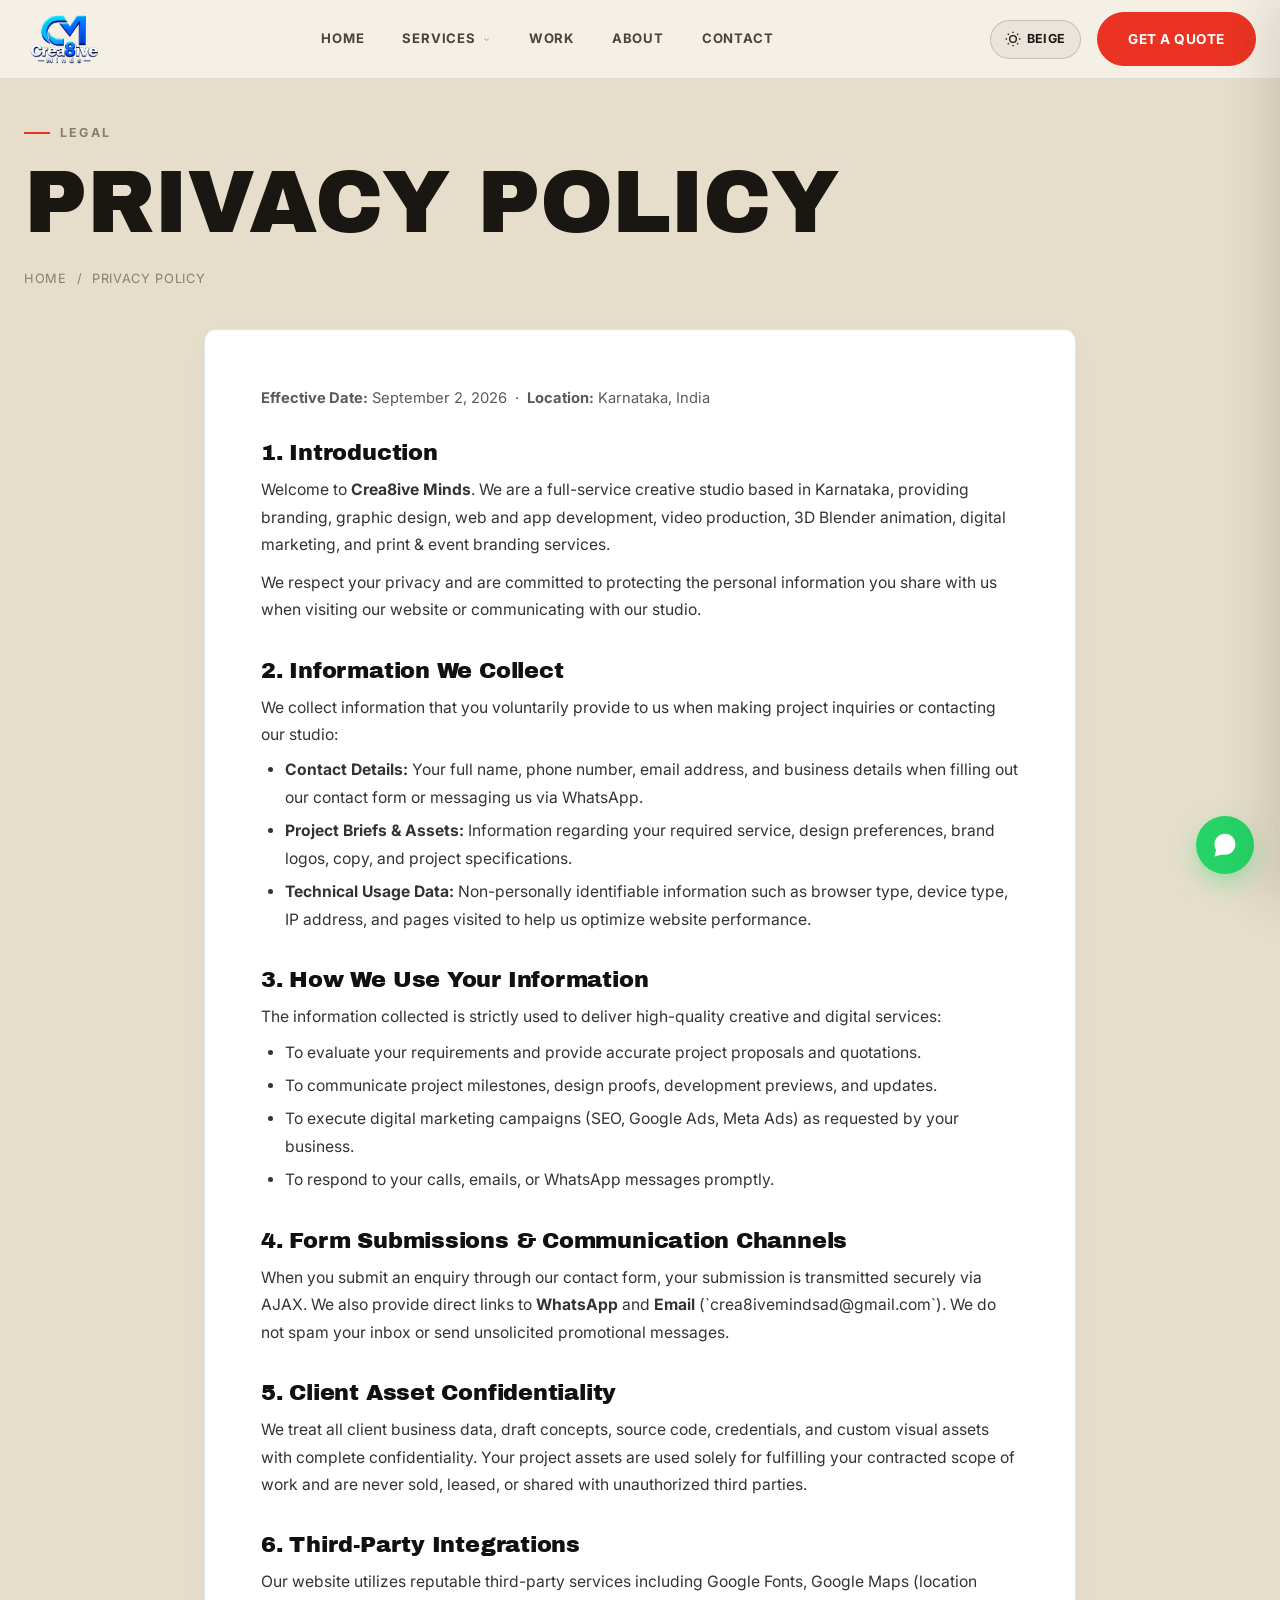
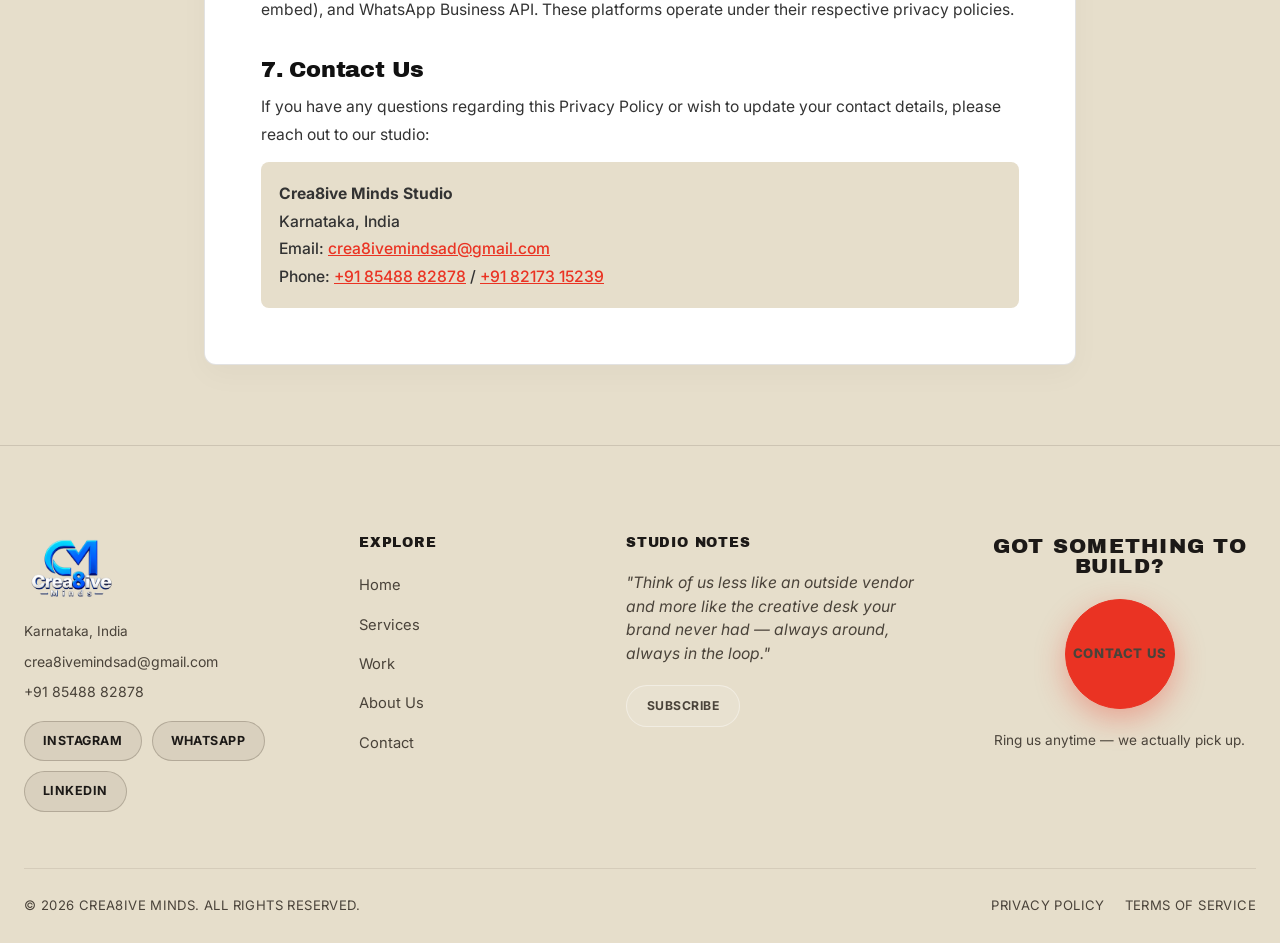
<file: privacy-policy.html>
<!DOCTYPE html>
<html lang="en" data-theme="light">
<head>
<meta charset="UTF-8">
<meta name="viewport" content="width=device-width, initial-scale=1.0">
<meta name="language" content="English">
<meta name="robots" content="index, follow, max-image-preview:large, max-snippet:-1, max-video-preview:-1">

<title>Privacy Policy — Crea8ive Minds | Karnataka, India</title>
<meta name="description" content="Privacy Policy for Crea8ive Minds creative studio in Karnataka. Learn how we handle your data, project inquiries, and communication.">
<meta name="keywords" content="Crea8ive Minds privacy policy, Karnataka design studio terms">

<!-- Geo Location Metadata for Karnataka -->
<meta name="geo.region" content="IN-KA">
<meta name="geo.placename" content="Karnataka, India">
<meta name="geo.position" content="14.467318;75.924108">
<meta name="ICBM" content="14.467318, 75.924108">

<!-- Canonical & OpenGraph -->
<link rel="canonical" href="https://crea8iveminds.in/privacy-policy.html">
<meta property="og:locale" content="en_IN">
<meta property="og:type" content="website">
<meta property="og:site_name" content="Crea8ive Minds Studio Karnataka">
<meta property="og:title" content="Privacy Policy — Crea8ive Minds Karnataka">
<meta property="og:description" content="Privacy Policy and client asset protection details for Crea8ive Minds studio in Karnataka.">
<meta property="og:url" content="https://crea8iveminds.in/privacy-policy.html">
<meta property="og:image" content="assets/logo.webp">

<link rel="icon" href="assets/favicon.ico" sizes="any">
<link rel="icon" type="image/png" sizes="32x32" href="assets/favicon-32.png">
<link rel="apple-touch-icon" href="assets/apple-touch-icon.png">
<link rel="preconnect" href="https://fonts.googleapis.com">
<link rel="preconnect" href="https://fonts.gstatic.com" crossorigin>
<link href="https://fonts.googleapis.com/css2?family=Archivo+Black&family=Inter:wght@400;500;600;700;800&display=swap" rel="stylesheet">
<link rel="stylesheet" href="css/style.css">

<!-- Instant Theme Script to prevent FOUC -->
<script>
  (function() {
    var savedTheme = localStorage.getItem('cm_theme');
    if (savedTheme === 'dark') {
      document.documentElement.setAttribute('data-theme', 'dark');
    } else {
      document.documentElement.setAttribute('data-theme', 'light');
    }
  })();
</script>

<!-- Breadcrumb JSON-LD Schema -->
<script type="application/ld+json">
{
  "@context": "https://schema.org",
  "@type": "BreadcrumbList",
  "itemListElement": [
    { "@type": "ListItem", "position": 1, "name": "Home", "item": "https://crea8iveminds.in/index.html" },
    { "@type": "ListItem", "position": 2, "name": "Privacy Policy", "item": "https://crea8iveminds.in/privacy-policy.html" }
  ]
}
</script>
</head>
<body style="min-height:100vh;">

<!-- ============ HEADER ============ -->
<header class="site-header">
  <div class="container nav-inner">
    <a href="index.html" class="brand"><img src="assets/logo.webp" alt="Crea8ive Minds logo - Karnataka"></a>
    <nav>
      <ul class="nav-links">
        <li><a href="index.html" class="nav-link">Home</a></li>
        <li class="has-dropdown">
          <a href="services.html" class="nav-link">Services
            <svg class="caret" viewBox="0 0 24 24" fill="none" stroke="currentColor" stroke-width="2"><polyline points="6 9 12 15 18 9"/></svg>
          </a>
          <div class="dropdown">
            <a href="services.html#branding"><span class="dot"></span>Branding &amp; Graphic Design</a>
            <a href="services.html#development"><span class="dot"></span>Website &amp; App Development</a>
            <a href="services.html#video"><span class="dot"></span>Video Production &amp; 3D</a>
            <a href="services.html#marketing"><span class="dot"></span>Digital Marketing &amp; SEO</a>
            <a href="services.html#print"><span class="dot"></span>Print &amp; Event Branding</a>
            <a href="services.html#pr"><span class="dot"></span>PR &amp; Media Relations Agency</a>
          </div>
        </li>
        <li><a href="work.html" class="nav-link">Work</a></li>
        <li><a href="about.html" class="nav-link">About</a></li>
        <li><a href="contact.html" class="nav-link">Contact</a></li>
      </ul>
    </nav>
    <div class="nav-actions">
      <button class="theme-toggle" id="theme-toggle" aria-label="Switch to Warm Beige Mode" title="Toggle Dark / Warm Beige Theme">
        <svg class="sun-icon" viewBox="0 0 24 24" fill="none" stroke="currentColor" stroke-width="2"><circle cx="12" cy="12" r="5"></circle><line x1="12" y1="1" x2="12" y2="3"></line><line x1="12" y1="21" x2="12" y2="23"></line><line x1="4.22" y1="4.22" x2="5.64" y2="5.64"></line><line x1="18.36" y1="18.36" x2="19.78" y2="19.78"></line><line x1="1" y1="12" x2="3" y2="12"></line><line x1="21" y1="12" x2="23" y2="12"></line><line x1="4.22" y1="19.78" x2="5.64" y2="18.36"></line><line x1="18.36" y1="5.64" x2="19.78" y2="4.22"></line></svg>
        <svg class="moon-icon" viewBox="0 0 24 24" fill="none" stroke="currentColor" stroke-width="2"><path d="M21 12.79A9 9 0 1 1 11.21 3 7 7 0 0 0 21 12.79z"></path></svg>
        <span class="theme-text">Mode</span>
      </button>
      <a href="contact.html" class="pill-btn solid">Get a Quote</a>
      <button class="nav-toggle" aria-label="Open menu"><span></span><span></span><span></span></button>
    </div>
  </div>
</header>

<div class="nav-overlay"></div>
<div class="mobile-panel">
  <div class="mp-top">
    <div class="mp-header">
      <a href="index.html" class="brand"><img src="assets/logo.webp" alt="Crea8ive Minds logo"></a>
      <button class="mp-close-btn" aria-label="Close menu">&times;</button>
    </div>
    <ul>
      <li><a href="index.html" class="nav-link">Home</a></li>
      <li><a href="services.html" class="nav-link">Services</a></li>
      <li class="mp-sub">
        <a href="services.html#branding"><span class="dot"></span>Branding &amp; Design</a>
        <a href="services.html#development"><span class="dot"></span>Web &amp; App Development</a>
        <a href="services.html#video"><span class="dot"></span>Video Production &amp; 3D</a>
        <a href="services.html#marketing"><span class="dot"></span>Digital Marketing &amp; SEO</a>
        <a href="services.html#print"><span class="dot"></span>Print &amp; Events</a>
        <a href="services.html#pr"><span class="dot"></span>PR &amp; Media Relations</a>
      </li>
      <li><a href="work.html" class="nav-link">Work</a></li>
      <li><a href="about.html" class="nav-link">About</a></li>
      <li><a href="contact.html" class="nav-link">Contact</a></li>
    </ul>
  </div>
  <div class="mp-footer">
    <button class="theme-toggle" style="width:100%; justify-content:center; margin-bottom:10px;" aria-label="Switch Theme">
      <svg class="sun-icon" viewBox="0 0 24 24" fill="none" stroke="currentColor" stroke-width="2"><circle cx="12" cy="12" r="5"></circle><line x1="12" y1="1" x2="12" y2="3"></line><line x1="12" y1="21" x2="12" y2="23"></line><line x1="4.22" y1="4.22" x2="5.64" y2="5.64"></line><line x1="18.36" y1="18.36" x2="19.78" y2="19.78"></line><line x1="1" y1="12" x2="3" y2="12"></line><line x1="21" y1="12" x2="23" y2="12"></line><line x1="4.22" y1="19.78" x2="5.64" y2="18.36"></line><line x1="18.36" y1="5.64" x2="19.78" y2="4.22"></line></svg>
      <svg class="moon-icon" viewBox="0 0 24 24" fill="none" stroke="currentColor" stroke-width="2"><path d="M21 12.79A9 9 0 1 1 11.21 3 7 7 0 0 0 21 12.79z"></path></svg>
      <span class="theme-text">Toggle Theme Mode</span>
    </button>
    <a href="contact.html" class="pill-btn solid">Get a Quote</a>
    <a href="https://wa.me/918548882878?text=Hello%20Crea8ive%20Minds!%20%F0%9F%91%8B%20I%27m%20reaching%20out%20from%20your%20website%20and%20would%20like%20to%20inquire%20about%20your%20creative%20services." target="_blank" rel="noopener" class="ig-reel-card-btn" style="width:100%; justify-content:center; padding:12px; background:linear-gradient(45deg, #25d366, #128c7e);">Chat on WhatsApp &rarr;</a>
    <p class="mp-footer-info">Karnataka, India &bull; +91 85488 82878</p>
  </div>
</div>

<!-- ============ PAGE HEADER ============ -->
<section class="page-header on-light">
  <div class="container">
    <div class="eyebrow">Legal</div>
    <h1>PRIVACY POLICY</h1>
    <div class="breadcrumb"><a href="index.html">Home</a><span>/</span><span>Privacy Policy</span></div>
  </div>
</section>

<!-- ============ CONTENT ============ -->
<section class="on-light" style="padding-top:0; padding-bottom:80px;">
  <div class="container" style="max-width:920px; margin-inline:auto;">
    <div style="background:#fff; border:1px solid rgba(17,17,17,0.12); padding:clamp(28px, 5vw, 56px); border-radius:12px; box-shadow:0 10px 30px rgba(0,0,0,0.03);">
      
      <p style="color:#5a5a56; font-size:0.92rem; margin-bottom:32px;"><strong>Effective Date:</strong> September 2, 2026 &nbsp;·&nbsp; <strong>Location:</strong> Karnataka, India</p>

      <div style="display:flex; flex-direction:column; gap:36px; color:#333; line-height:1.75; font-size:0.98rem;">
        <div>
          <h2 style="font-family:var(--font-display); font-size:1.4rem; color:#111; margin-bottom:12px; text-transform:none;">1. Introduction</h2>
          <p>Welcome to <strong>Crea8ive Minds</strong>. We are a full-service creative studio based in Karnataka, providing branding, graphic design, web and app development, video production, 3D Blender animation, digital marketing, and print &amp; event branding services.</p>
          <p style="margin-top:10px;">We respect your privacy and are committed to protecting the personal information you share with us when visiting our website or communicating with our studio.</p>
        </div>

        <div>
          <h2 style="font-family:var(--font-display); font-size:1.4rem; color:#111; margin-bottom:12px; text-transform:none;">2. Information We Collect</h2>
          <p>We collect information that you voluntarily provide to us when making project inquiries or contacting our studio:</p>
          <ul style="list-style:disc; padding-left:24px; margin-top:8px; display:flex; flex-direction:column; gap:6px;">
            <li><strong>Contact Details:</strong> Your full name, phone number, email address, and business details when filling out our contact form or messaging us via WhatsApp.</li>
            <li><strong>Project Briefs &amp; Assets:</strong> Information regarding your required service, design preferences, brand logos, copy, and project specifications.</li>
            <li><strong>Technical Usage Data:</strong> Non-personally identifiable information such as browser type, device type, IP address, and pages visited to help us optimize website performance.</li>
          </ul>
        </div>

        <div>
          <h2 style="font-family:var(--font-display); font-size:1.4rem; color:#111; margin-bottom:12px; text-transform:none;">3. How We Use Your Information</h2>
          <p>The information collected is strictly used to deliver high-quality creative and digital services:</p>
          <ul style="list-style:disc; padding-left:24px; margin-top:8px; display:flex; flex-direction:column; gap:6px;">
            <li>To evaluate your requirements and provide accurate project proposals and quotations.</li>
            <li>To communicate project milestones, design proofs, development previews, and updates.</li>
            <li>To execute digital marketing campaigns (SEO, Google Ads, Meta Ads) as requested by your business.</li>
            <li>To respond to your calls, emails, or WhatsApp messages promptly.</li>
          </ul>
        </div>

        <div>
          <h2 style="font-family:var(--font-display); font-size:1.4rem; color:#111; margin-bottom:12px; text-transform:none;">4. Form Submissions &amp; Communication Channels</h2>
          <p>When you submit an enquiry through our contact form, your submission is transmitted securely via AJAX. We also provide direct links to <strong>WhatsApp</strong> and <strong>Email</strong> (`crea8ivemindsad@gmail.com`). We do not spam your inbox or send unsolicited promotional messages.</p>
        </div>

        <div>
          <h2 style="font-family:var(--font-display); font-size:1.4rem; color:#111; margin-bottom:12px; text-transform:none;">5. Client Asset Confidentiality</h2>
          <p>We treat all client business data, draft concepts, source code, credentials, and custom visual assets with complete confidentiality. Your project assets are used solely for fulfilling your contracted scope of work and are never sold, leased, or shared with unauthorized third parties.</p>
        </div>

        <div>
          <h2 style="font-family:var(--font-display); font-size:1.4rem; color:#111; margin-bottom:12px; text-transform:none;">6. Third-Party Integrations</h2>
          <p>Our website utilizes reputable third-party services including Google Fonts, Google Maps (location embed), and WhatsApp Business API. These platforms operate under their respective privacy policies.</p>
        </div>

        <div>
          <h2 style="font-family:var(--font-display); font-size:1.4rem; color:#111; margin-bottom:12px; text-transform:none;">7. Contact Us</h2>
          <p>If you have any questions regarding this Privacy Policy or wish to update your contact details, please reach out to our studio:</p>
          <div style="margin-top:14px; padding:18px; background:var(--light-bg); border-radius:8px; font-weight:500;">
            <p><strong>Crea8ive Minds Studio</strong></p>
            <p>Karnataka, India</p>
            <p>Email: <a href="mailto:crea8ivemindsad@gmail.com" style="color:var(--red); text-decoration:underline;">crea8ivemindsad@gmail.com</a></p>
            <p>Phone: <a href="tel:+918548882878" style="color:var(--red); text-decoration:underline;">+91 85488 82878</a> / <a href="tel:+918217315239" style="color:var(--red); text-decoration:underline;">+91 82173 15239</a></p>
          </div>
        </div>
      </div>

    </div>
  </div>
</section>

<!-- ============ FOOTER ============ -->
<footer class="site-footer">
  <div class="container">
    <div class="footer-top">
      <div class="footer-brand">
        <img src="assets/logo.webp" alt="Crea8ive Minds" style="height:64px; margin-bottom:20px;">
        <p class="addr">Karnataka, India</p>
        <a class="contact-line" href="mailto:crea8ivemindsad@gmail.com">crea8ivemindsad@gmail.com</a>
        <a class="contact-line" href="tel:+918548882878">+91 85488 82878</a>
        <div class="social-row">
          <a href="https://www.instagram.com/crea8ive_minds.ad?igsi=MThmZWxubWdzNXNubA==" target="_blank" rel="noopener">Instagram</a>
          <a href="https://wa.me/918548882878?text=Hello%20Crea8ive%20Minds!%20%F0%9F%91%8B%20I%27m%20reaching%20out%20from%20your%20website%20and%20would%20like%20to%20inquire%20about%20your%20creative%20services." target="_blank" rel="noopener">WhatsApp</a>
          <a href="#">LinkedIn</a>
        </div>
      </div>
      <div class="footer-col">
        <h4>Explore</h4>
        <ul>
          <li><a href="index.html">Home</a></li>
          <li><a href="services.html">Services</a></li>
          <li><a href="work.html">Work</a></li>
          <li><a href="about.html">About Us</a></li>
          <li><a href="contact.html">Contact</a></li>
        </ul>
      </div>
      <div class="footer-col">
        <h4>Studio Notes</h4>
        <p class="footer-quote">"Think of us less like an outside vendor and more like the creative desk your brand never had — always around, always in the loop."</p>
        <a href="contact.html" class="pill-btn sm">Subscribe</a>
      </div>
      <div class="footer-col footer-cta">
        <h4>Got something to build?</h4>
        <a href="contact.html" class="circle-btn">Contact Us</a>
        <p class="note">Ring us anytime — we actually pick up.</p>
      </div>
    </div>
    <div class="footer-bottom">
      <span>&copy; <span id="year"></span> Crea8ive Minds. All rights reserved.</span>
      <div class="footer-legal">
        <a href="privacy-policy.html">Privacy Policy</a>
        <a href="terms-of-service.html">Terms of Service</a>
      </div>
    </div>
  </div>
</footer>

<a class="float-wa" href="https://wa.me/918548882878?text=Hello%20Crea8ive%20Minds!%20%F0%9F%91%8B%20I%27m%20reaching%20out%20from%20your%20website%20and%20would%20like%20to%20inquire%20about%20your%20creative%20services." target="_blank" rel="noopener" aria-label="Chat on WhatsApp">
  <svg viewBox="0 0 32 32"><path d="M16.001 3C9.373 3 4 8.373 4 15c0 2.386.693 4.612 1.885 6.487L4 29l7.716-1.86A11.94 11.94 0 0 0 16.001 27C22.628 27 28 21.627 28 15S22.628 3 16.001 3zm5.815 13.665c-.319-.16-1.888-.932-2.181-1.038-.293-.107-.507-.16-.72.16-.213.319-.827 1.038-1.014 1.251-.187.213-.373.24-.692.08-.319-.16-1.347-.497-2.566-1.585-.949-.847-1.59-1.893-1.777-2.212-.187-.319-.02-.492.14-.652.144-.144.32-.373.48-.56.16-.187.213-.32.32-.533.107-.213.053-.4-.027-.56-.08-.16-.72-1.735-.986-2.377-.26-.626-.524-.541-.72-.551-.187-.009-.4-.011-.613-.011-.213 0-.56.08-.853.4-.293.319-1.12 1.094-1.12 2.668 0 1.574 1.147 3.094 1.307 3.307.16.213 2.256 3.444 5.464 4.83.764.33 1.36.527 1.825.674.767.244 1.465.21 2.017.127.615-.092 1.888-.772 2.155-1.517.267-.746.267-1.386.187-1.517-.08-.133-.293-.213-.612-.373z"/></svg>
</a>

<script src="js/script.js"></script>
<script>document.getElementById('year').textContent = new Date().getFullYear();</script>
</body>
</html>
</file>
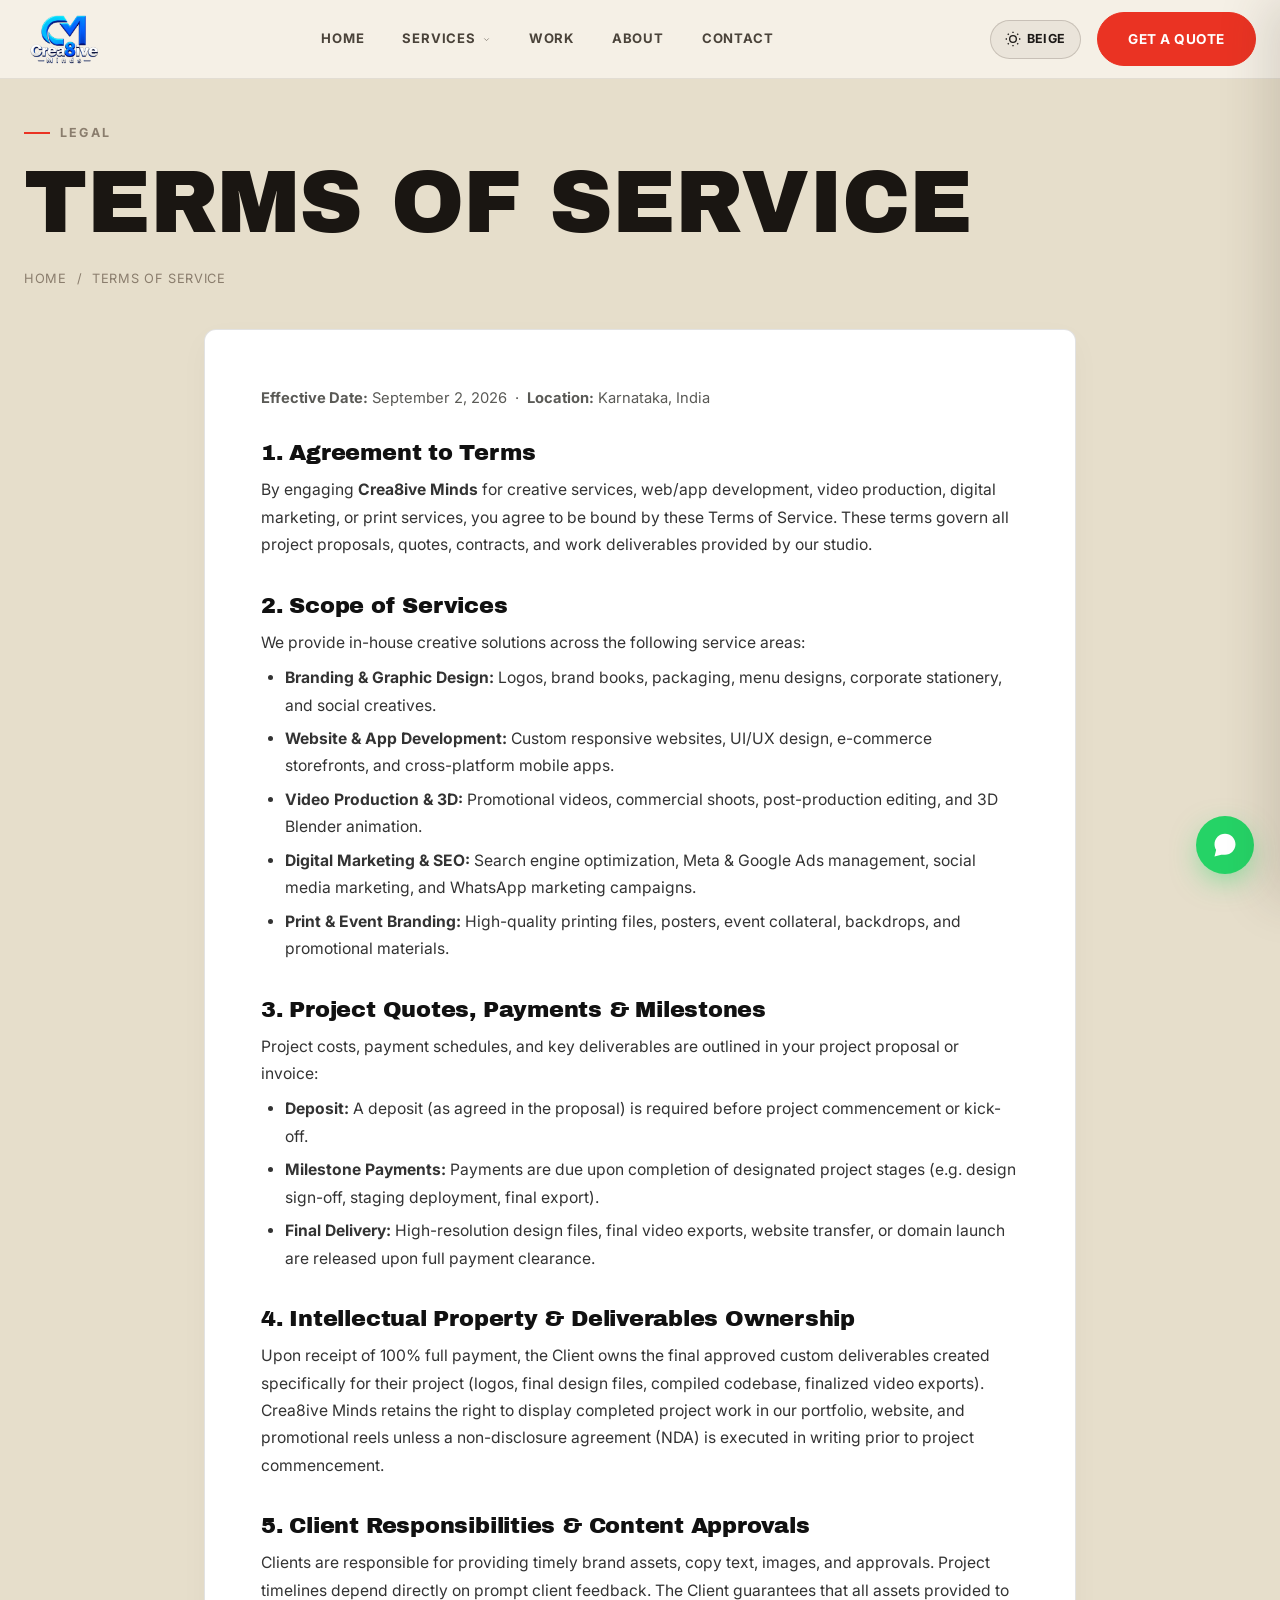
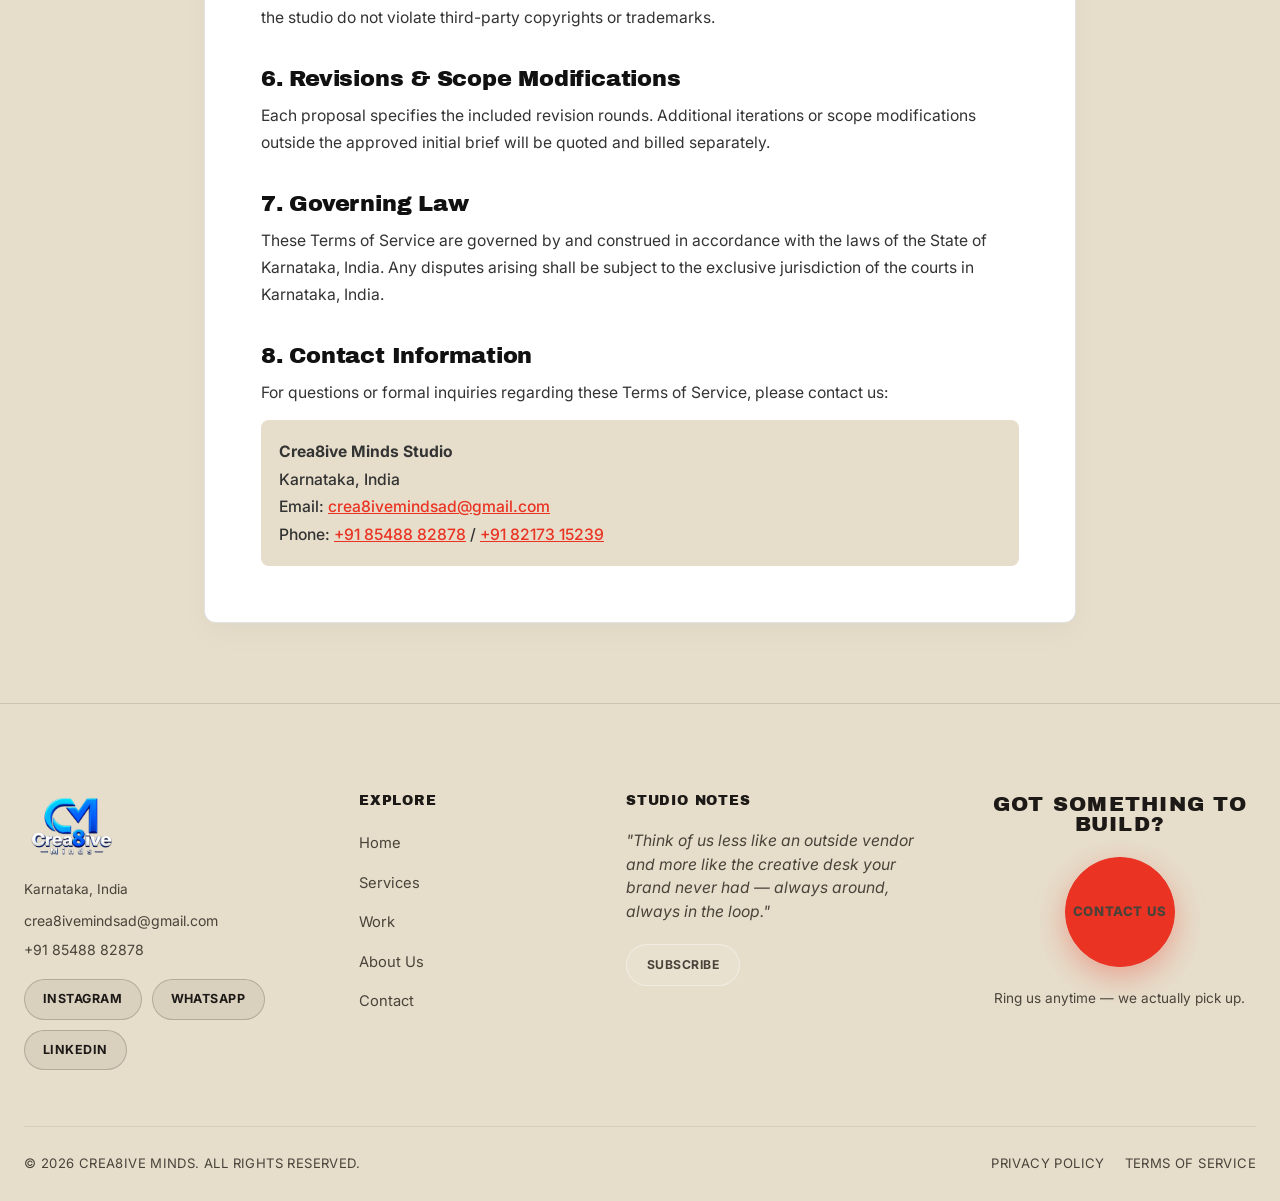
<file: terms-of-service.html>
<!DOCTYPE html>
<html lang="en" data-theme="light">
<head>
<meta charset="UTF-8">
<meta name="viewport" content="width=device-width, initial-scale=1.0">
<meta name="language" content="English">
<meta name="robots" content="index, follow, max-image-preview:large, max-snippet:-1, max-video-preview:-1">

<title>Terms of Service — Crea8ive Minds | Karnataka, India</title>
<meta name="description" content="Terms of Service for Crea8ive Minds creative studio in Karnataka. Read our client agreement, service terms, payment policies, and deliverables ownership.">
<meta name="keywords" content="Crea8ive Minds terms of service, Karnataka design agency agreement">

<!-- Geo Location Metadata for Karnataka -->
<meta name="geo.region" content="IN-KA">
<meta name="geo.placename" content="Karnataka, India">
<meta name="geo.position" content="14.467318;75.924108">
<meta name="ICBM" content="14.467318, 75.924108">

<!-- Canonical & OpenGraph -->
<link rel="canonical" href="https://crea8iveminds.in/terms-of-service.html">
<meta property="og:locale" content="en_IN">
<meta property="og:type" content="website">
<meta property="og:site_name" content="Crea8ive Minds Studio Karnataka">
<meta property="og:title" content="Terms of Service — Crea8ive Minds Karnataka">
<meta property="og:description" content="Terms of Service and project agreements for Crea8ive Minds studio in Karnataka.">
<meta property="og:url" content="https://crea8iveminds.in/terms-of-service.html">
<meta property="og:image" content="assets/logo.webp">

<link rel="icon" href="assets/favicon.ico" sizes="any">
<link rel="icon" type="image/png" sizes="32x32" href="assets/favicon-32.png">
<link rel="apple-touch-icon" href="assets/apple-touch-icon.png">
<link rel="preconnect" href="https://fonts.googleapis.com">
<link rel="preconnect" href="https://fonts.gstatic.com" crossorigin>
<link href="https://fonts.googleapis.com/css2?family=Archivo+Black&family=Inter:wght@400;500;600;700;800&display=swap" rel="stylesheet">
<link rel="stylesheet" href="css/style.css">

<!-- Instant Theme Script to prevent FOUC -->
<script>
  (function() {
    var savedTheme = localStorage.getItem('cm_theme');
    if (savedTheme === 'dark') {
      document.documentElement.setAttribute('data-theme', 'dark');
    } else {
      document.documentElement.setAttribute('data-theme', 'light');
    }
  })();
</script>

<!-- Breadcrumb JSON-LD Schema -->
<script type="application/ld+json">
{
  "@context": "https://schema.org",
  "@type": "BreadcrumbList",
  "itemListElement": [
    { "@type": "ListItem", "position": 1, "name": "Home", "item": "https://crea8iveminds.in/index.html" },
    { "@type": "ListItem", "position": 2, "name": "Terms of Service", "item": "https://crea8iveminds.in/terms-of-service.html" }
  ]
}
</script>
</head>
<body style="min-height:100vh;">

<!-- ============ HEADER ============ -->
<header class="site-header">
  <div class="container nav-inner">
    <a href="index.html" class="brand"><img src="assets/logo.webp" alt="Crea8ive Minds logo - Karnataka"></a>
    <nav>
      <ul class="nav-links">
        <li><a href="index.html" class="nav-link">Home</a></li>
        <li class="has-dropdown">
          <a href="services.html" class="nav-link">Services
            <svg class="caret" viewBox="0 0 24 24" fill="none" stroke="currentColor" stroke-width="2"><polyline points="6 9 12 15 18 9"/></svg>
          </a>
          <div class="dropdown">
            <a href="services.html#branding"><span class="dot"></span>Branding &amp; Graphic Design</a>
            <a href="services.html#development"><span class="dot"></span>Website &amp; App Development</a>
            <a href="services.html#video"><span class="dot"></span>Video Production &amp; 3D</a>
            <a href="services.html#marketing"><span class="dot"></span>Digital Marketing &amp; SEO</a>
            <a href="services.html#print"><span class="dot"></span>Print &amp; Event Branding</a>
            <a href="services.html#pr"><span class="dot"></span>PR &amp; Media Relations Agency</a>
          </div>
        </li>
        <li><a href="work.html" class="nav-link">Work</a></li>
        <li><a href="about.html" class="nav-link">About</a></li>
        <li><a href="contact.html" class="nav-link">Contact</a></li>
      </ul>
    </nav>
    <div class="nav-actions">
      <button class="theme-toggle" id="theme-toggle" aria-label="Switch to Warm Beige Mode" title="Toggle Dark / Warm Beige Theme">
        <svg class="sun-icon" viewBox="0 0 24 24" fill="none" stroke="currentColor" stroke-width="2"><circle cx="12" cy="12" r="5"></circle><line x1="12" y1="1" x2="12" y2="3"></line><line x1="12" y1="21" x2="12" y2="23"></line><line x1="4.22" y1="4.22" x2="5.64" y2="5.64"></line><line x1="18.36" y1="18.36" x2="19.78" y2="19.78"></line><line x1="1" y1="12" x2="3" y2="12"></line><line x1="21" y1="12" x2="23" y2="12"></line><line x1="4.22" y1="19.78" x2="5.64" y2="18.36"></line><line x1="18.36" y1="5.64" x2="19.78" y2="4.22"></line></svg>
        <svg class="moon-icon" viewBox="0 0 24 24" fill="none" stroke="currentColor" stroke-width="2"><path d="M21 12.79A9 9 0 1 1 11.21 3 7 7 0 0 0 21 12.79z"></path></svg>
        <span class="theme-text">Mode</span>
      </button>
      <a href="contact.html" class="pill-btn solid">Get a Quote</a>
      <button class="nav-toggle" aria-label="Open menu"><span></span><span></span><span></span></button>
    </div>
  </div>
</header>

<div class="nav-overlay"></div>
<div class="mobile-panel">
  <div class="mp-top">
    <div class="mp-header">
      <a href="index.html" class="brand"><img src="assets/logo.webp" alt="Crea8ive Minds logo"></a>
      <button class="mp-close-btn" aria-label="Close menu">&times;</button>
    </div>
    <ul>
      <li><a href="index.html" class="nav-link">Home</a></li>
      <li><a href="services.html" class="nav-link">Services</a></li>
      <li class="mp-sub">
        <a href="services.html#branding"><span class="dot"></span>Branding &amp; Design</a>
        <a href="services.html#development"><span class="dot"></span>Web &amp; App Development</a>
        <a href="services.html#video"><span class="dot"></span>Video Production &amp; 3D</a>
        <a href="services.html#marketing"><span class="dot"></span>Digital Marketing &amp; SEO</a>
        <a href="services.html#print"><span class="dot"></span>Print &amp; Events</a>
        <a href="services.html#pr"><span class="dot"></span>PR &amp; Media Relations Agency</a>
      </li>
      <li><a href="work.html" class="nav-link">Work</a></li>
      <li><a href="about.html" class="nav-link">About</a></li>
      <li><a href="contact.html" class="nav-link">Contact</a></li>
    </ul>
  </div>
  <div class="mp-footer">
    <button class="theme-toggle" style="width:100%; justify-content:center; margin-bottom:10px;" aria-label="Switch Theme">
      <svg class="sun-icon" viewBox="0 0 24 24" fill="none" stroke="currentColor" stroke-width="2"><circle cx="12" cy="12" r="5"></circle><line x1="12" y1="1" x2="12" y2="3"></line><line x1="12" y1="21" x2="12" y2="23"></line><line x1="4.22" y1="4.22" x2="5.64" y2="5.64"></line><line x1="18.36" y1="18.36" x2="19.78" y2="19.78"></line><line x1="1" y1="12" x2="3" y2="12"></line><line x1="21" y1="12" x2="23" y2="12"></line><line x1="4.22" y1="19.78" x2="5.64" y2="18.36"></line><line x1="18.36" y1="5.64" x2="19.78" y2="4.22"></line></svg>
      <svg class="moon-icon" viewBox="0 0 24 24" fill="none" stroke="currentColor" stroke-width="2"><path d="M21 12.79A9 9 0 1 1 11.21 3 7 7 0 0 0 21 12.79z"></path></svg>
      <span class="theme-text">Toggle Theme Mode</span>
    </button>
    <a href="contact.html" class="pill-btn solid">Get a Quote</a>
    <a href="https://wa.me/918548882878?text=Hello%20Crea8ive%20Minds!%20%F0%9F%91%8B%20I%27m%20reaching%20out%20from%20your%20website%20and%20would%20like%20to%20inquire%20about%20your%20creative%20services." target="_blank" rel="noopener" class="ig-reel-card-btn" style="width:100%; justify-content:center; padding:12px; background:linear-gradient(45deg, #25d366, #128c7e);">Chat on WhatsApp &rarr;</a>
    <p class="mp-footer-info">Karnataka, India &bull; +91 85488 82878</p>
  </div>
</div>

<!-- ============ PAGE HEADER ============ -->
<section class="page-header on-light">
  <div class="container">
    <div class="eyebrow">Legal</div>
    <h1>TERMS OF SERVICE</h1>
    <div class="breadcrumb"><a href="index.html">Home</a><span>/</span><span>Terms of Service</span></div>
  </div>
</section>

<!-- ============ CONTENT ============ -->
<section class="on-light" style="padding-top:0; padding-bottom:80px;">
  <div class="container" style="max-width:920px; margin-inline:auto;">
    <div style="background:#fff; border:1px solid rgba(17,17,17,0.12); padding:clamp(28px, 5vw, 56px); border-radius:12px; box-shadow:0 10px 30px rgba(0,0,0,0.03);">
      
      <p style="color:#5a5a56; font-size:0.92rem; margin-bottom:32px;"><strong>Effective Date:</strong> September 2, 2026 &nbsp;·&nbsp; <strong>Location:</strong> Karnataka, India</p>

      <div style="display:flex; flex-direction:column; gap:36px; color:#333; line-height:1.75; font-size:0.98rem;">
        <div>
          <h2 style="font-family:var(--font-display); font-size:1.4rem; color:#111; margin-bottom:12px; text-transform:none;">1. Agreement to Terms</h2>
          <p>By engaging <strong>Crea8ive Minds</strong> for creative services, web/app development, video production, digital marketing, or print services, you agree to be bound by these Terms of Service. These terms govern all project proposals, quotes, contracts, and work deliverables provided by our studio.</p>
        </div>

        <div>
          <h2 style="font-family:var(--font-display); font-size:1.4rem; color:#111; margin-bottom:12px; text-transform:none;">2. Scope of Services</h2>
          <p>We provide in-house creative solutions across the following service areas:</p>
          <ul style="list-style:disc; padding-left:24px; margin-top:8px; display:flex; flex-direction:column; gap:6px;">
            <li><strong>Branding &amp; Graphic Design:</strong> Logos, brand books, packaging, menu designs, corporate stationery, and social creatives.</li>
            <li><strong>Website &amp; App Development:</strong> Custom responsive websites, UI/UX design, e-commerce storefronts, and cross-platform mobile apps.</li>
            <li><strong>Video Production &amp; 3D:</strong> Promotional videos, commercial shoots, post-production editing, and 3D Blender animation.</li>
            <li><strong>Digital Marketing &amp; SEO:</strong> Search engine optimization, Meta &amp; Google Ads management, social media marketing, and WhatsApp marketing campaigns.</li>
            <li><strong>Print &amp; Event Branding:</strong> High-quality printing files, posters, event collateral, backdrops, and promotional materials.</li>
          </ul>
        </div>

        <div>
          <h2 style="font-family:var(--font-display); font-size:1.4rem; color:#111; margin-bottom:12px; text-transform:none;">3. Project Quotes, Payments &amp; Milestones</h2>
          <p>Project costs, payment schedules, and key deliverables are outlined in your project proposal or invoice:</p>
          <ul style="list-style:disc; padding-left:24px; margin-top:8px; display:flex; flex-direction:column; gap:6px;">
            <li><strong>Deposit:</strong> A deposit (as agreed in the proposal) is required before project commencement or kick-off.</li>
            <li><strong>Milestone Payments:</strong> Payments are due upon completion of designated project stages (e.g. design sign-off, staging deployment, final export).</li>
            <li><strong>Final Delivery:</strong> High-resolution design files, final video exports, website transfer, or domain launch are released upon full payment clearance.</li>
          </ul>
        </div>

        <div>
          <h2 style="font-family:var(--font-display); font-size:1.4rem; color:#111; margin-bottom:12px; text-transform:none;">4. Intellectual Property &amp; Deliverables Ownership</h2>
          <p>Upon receipt of 100% full payment, the Client owns the final approved custom deliverables created specifically for their project (logos, final design files, compiled codebase, finalized video exports). Crea8ive Minds retains the right to display completed project work in our portfolio, website, and promotional reels unless a non-disclosure agreement (NDA) is executed in writing prior to project commencement.</p>
        </div>

        <div>
          <h2 style="font-family:var(--font-display); font-size:1.4rem; color:#111; margin-bottom:12px; text-transform:none;">5. Client Responsibilities &amp; Content Approvals</h2>
          <p>Clients are responsible for providing timely brand assets, copy text, images, and approvals. Project timelines depend directly on prompt client feedback. The Client guarantees that all assets provided to the studio do not violate third-party copyrights or trademarks.</p>
        </div>

        <div>
          <h2 style="font-family:var(--font-display); font-size:1.4rem; color:#111; margin-bottom:12px; text-transform:none;">6. Revisions &amp; Scope Modifications</h2>
          <p>Each proposal specifies the included revision rounds. Additional iterations or scope modifications outside the approved initial brief will be quoted and billed separately.</p>
        </div>

        <div>
          <h2 style="font-family:var(--font-display); font-size:1.4rem; color:#111; margin-bottom:12px; text-transform:none;">7. Governing Law</h2>
          <p>These Terms of Service are governed by and construed in accordance with the laws of the State of Karnataka, India. Any disputes arising shall be subject to the exclusive jurisdiction of the courts in Karnataka, India.</p>
        </div>

        <div>
          <h2 style="font-family:var(--font-display); font-size:1.4rem; color:#111; margin-bottom:12px; text-transform:none;">8. Contact Information</h2>
          <p>For questions or formal inquiries regarding these Terms of Service, please contact us:</p>
          <div style="margin-top:14px; padding:18px; background:var(--light-bg); border-radius:8px; font-weight:500;">
            <p><strong>Crea8ive Minds Studio</strong></p>
            <p>Karnataka, India</p>
            <p>Email: <a href="mailto:crea8ivemindsad@gmail.com" style="color:var(--red); text-decoration:underline;">crea8ivemindsad@gmail.com</a></p>
            <p>Phone: <a href="tel:+918548882878" style="color:var(--red); text-decoration:underline;">+91 85488 82878</a> / <a href="tel:+918217315239" style="color:var(--red); text-decoration:underline;">+91 82173 15239</a></p>
          </div>
        </div>
      </div>

    </div>
  </div>
</section>

<!-- ============ FOOTER ============ -->
<footer class="site-footer">
  <div class="container">
    <div class="footer-top">
      <div class="footer-brand">
        <img src="assets/logo.webp" alt="Crea8ive Minds" style="height:64px; margin-bottom:20px;">
        <p class="addr">Karnataka, India</p>
        <a class="contact-line" href="mailto:crea8ivemindsad@gmail.com">crea8ivemindsad@gmail.com</a>
        <a class="contact-line" href="tel:+918548882878">+91 85488 82878</a>
        <div class="social-row">
          <a href="https://www.instagram.com/crea8ive_minds.ad?igsi=MThmZWxubWdzNXNubA==" target="_blank" rel="noopener">Instagram</a>
          <a href="https://wa.me/918548882878?text=Hello%20Crea8ive%20Minds!%20%F0%9F%91%8B%20I%27m%20reaching%20out%20from%20your%20website%20and%20would%20like%20to%20inquire%20about%20your%20creative%20services." target="_blank" rel="noopener">WhatsApp</a>
          <a href="#">LinkedIn</a>
        </div>
      </div>
      <div class="footer-col">
        <h4>Explore</h4>
        <ul>
          <li><a href="index.html">Home</a></li>
          <li><a href="services.html">Services</a></li>
          <li><a href="work.html">Work</a></li>
          <li><a href="about.html">About Us</a></li>
          <li><a href="contact.html">Contact</a></li>
        </ul>
      </div>
      <div class="footer-col">
        <h4>Studio Notes</h4>
        <p class="footer-quote">"Think of us less like an outside vendor and more like the creative desk your brand never had — always around, always in the loop."</p>
        <a href="contact.html" class="pill-btn sm">Subscribe</a>
      </div>
      <div class="footer-col footer-cta">
        <h4>Got something to build?</h4>
        <a href="contact.html" class="circle-btn">Contact Us</a>
        <p class="note">Ring us anytime — we actually pick up.</p>
      </div>
    </div>
    <div class="footer-bottom">
      <span>&copy; <span id="year"></span> Crea8ive Minds. All rights reserved.</span>
      <div class="footer-legal">
        <a href="privacy-policy.html">Privacy Policy</a>
        <a href="terms-of-service.html">Terms of Service</a>
      </div>
    </div>
  </div>
</footer>

<a class="float-wa" href="https://wa.me/918548882878?text=Hello%20Crea8ive%20Minds!%20%F0%9F%91%8B%20I%27m%20reaching%20out%20from%20your%20website%20and%20would%20like%20to%20inquire%20about%20your%20creative%20services." target="_blank" rel="noopener" aria-label="Chat on WhatsApp">
  <svg viewBox="0 0 32 32"><path d="M16.001 3C9.373 3 4 8.373 4 15c0 2.386.693 4.612 1.885 6.487L4 29l7.716-1.86A11.94 11.94 0 0 0 16.001 27C22.628 27 28 21.627 28 15S22.628 3 16.001 3zm5.815 13.665c-.319-.16-1.888-.932-2.181-1.038-.293-.107-.507-.16-.72.16-.213.319-.827 1.038-1.014 1.251-.187.213-.373.24-.692.08-.319-.16-1.347-.497-2.566-1.585-.949-.847-1.59-1.893-1.777-2.212-.187-.319-.02-.492.14-.652.144-.144.32-.373.48-.56.16-.187.213-.32.32-.533.107-.213.053-.4-.027-.56-.08-.16-.72-1.735-.986-2.377-.26-.626-.524-.541-.72-.551-.187-.009-.4-.011-.613-.011-.213 0-.56.08-.853.4-.293.319-1.12 1.094-1.12 2.668 0 1.574 1.147 3.094 1.307 3.307.16.213 2.256 3.444 5.464 4.83.764.33 1.36.527 1.825.674.767.244 1.465.21 2.017.127.615-.092 1.888-.772 2.155-1.517.267-.746.267-1.386.187-1.517-.08-.133-.293-.213-.612-.373z"/></svg>
</a>

<script src="js/script.js"></script>
<script>document.getElementById('year').textContent = new Date().getFullYear();</script>
</body>
</html>
</file>
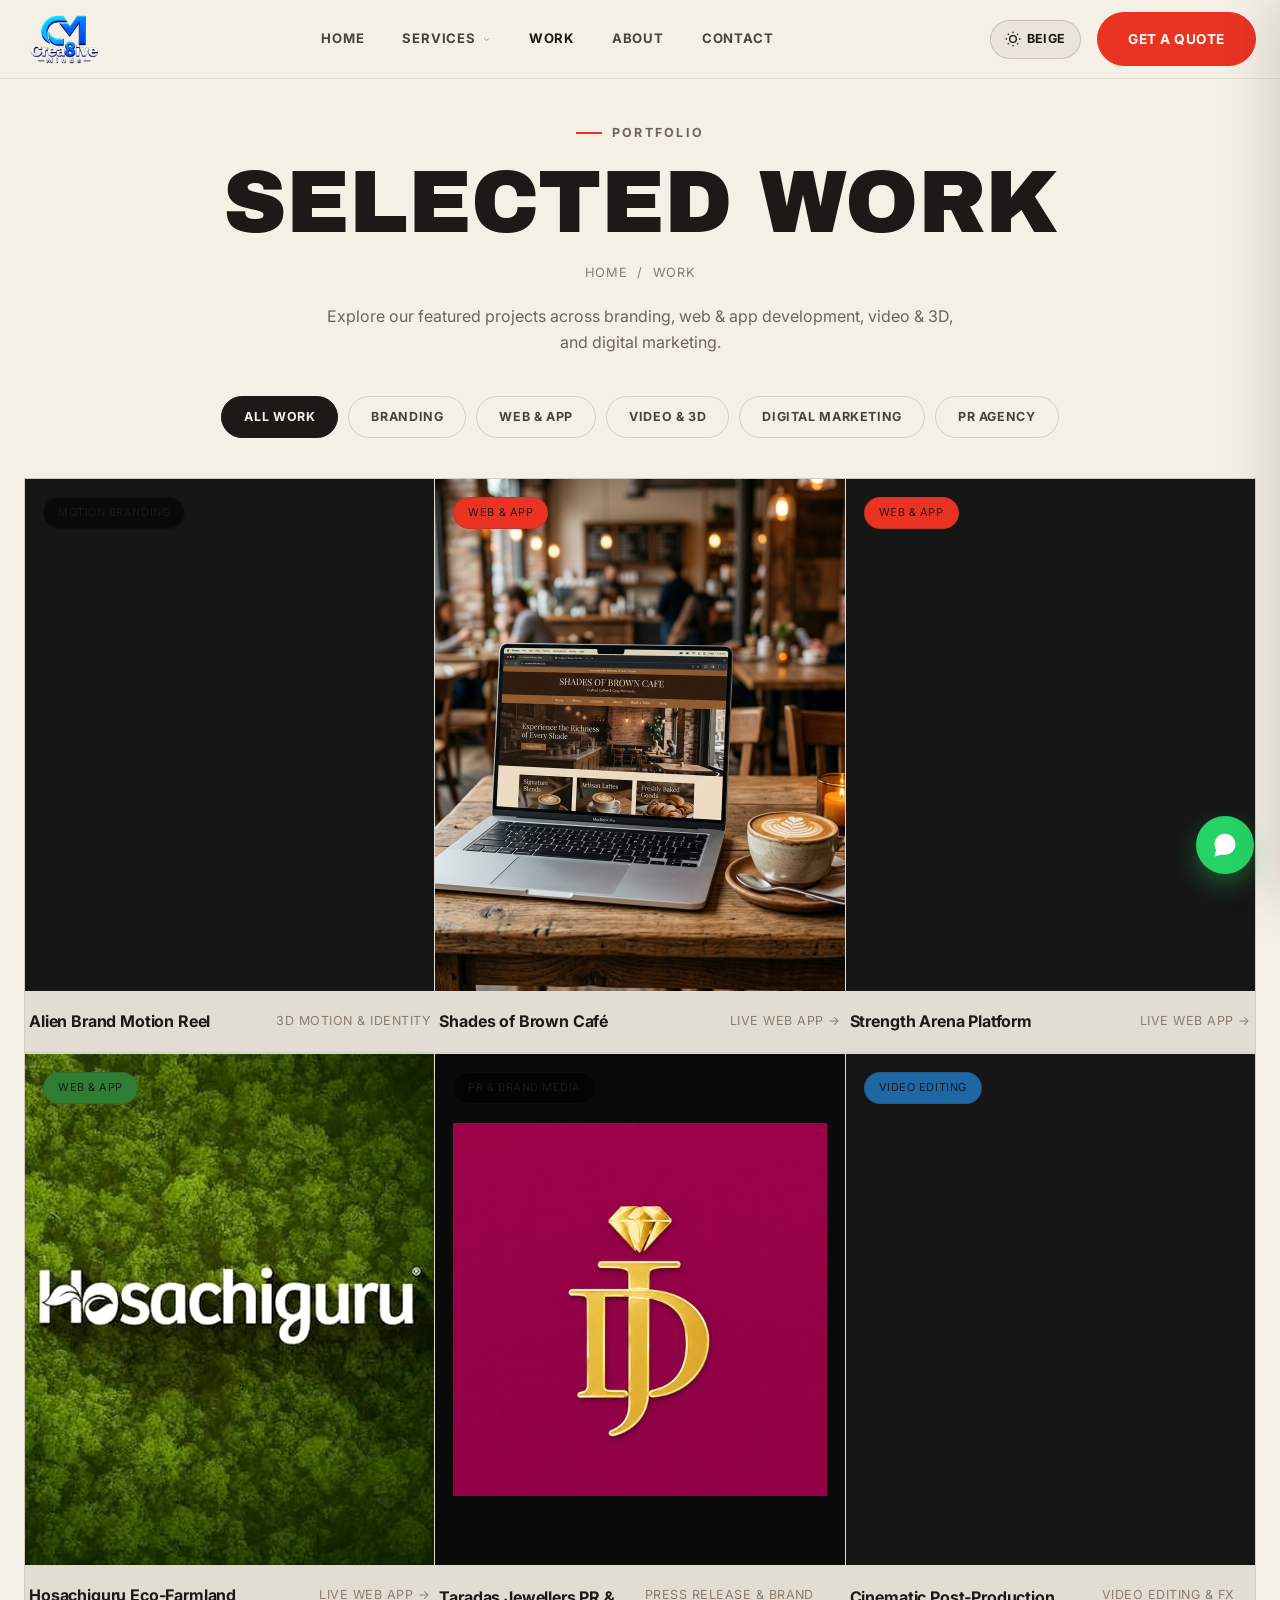
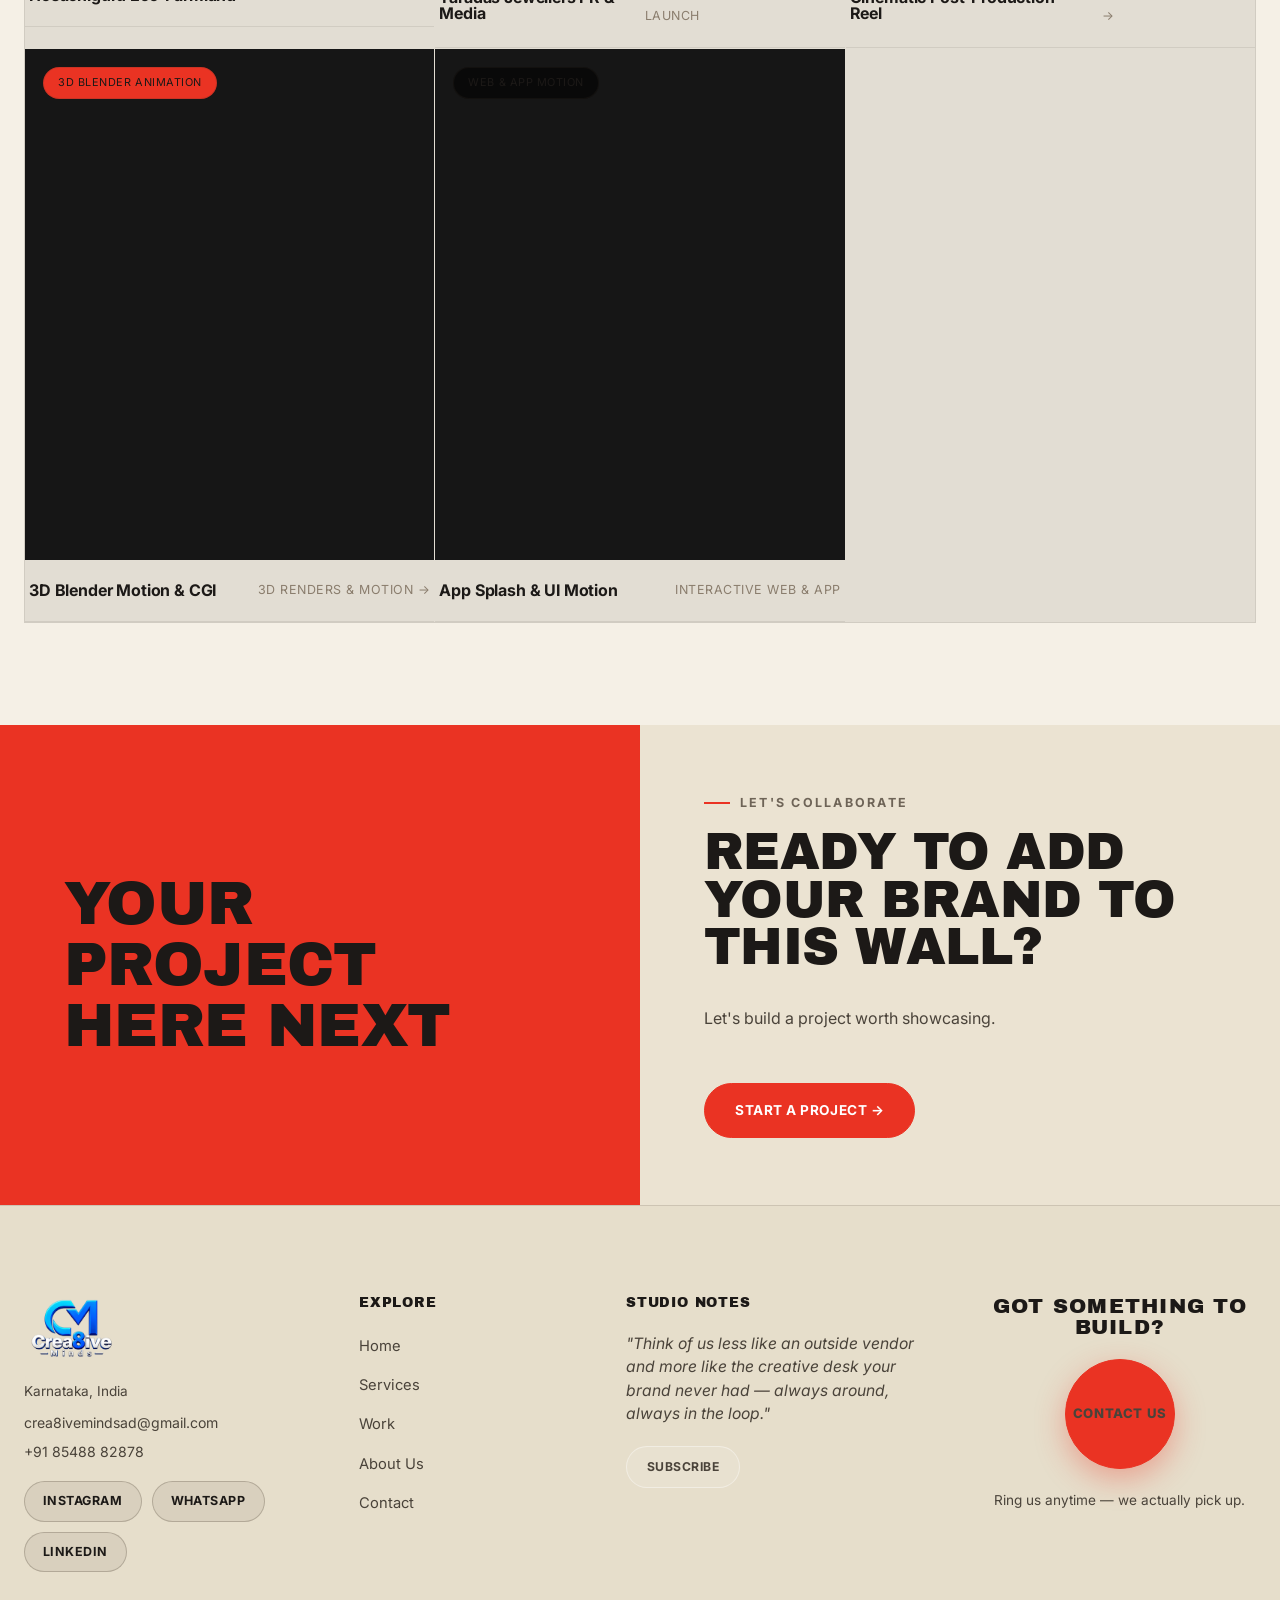
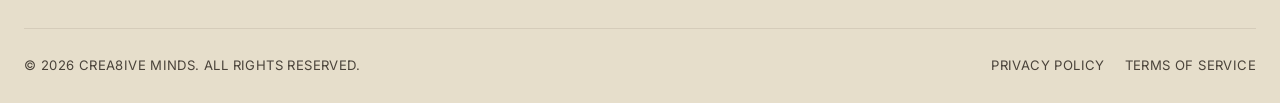
<file: work.html>
<!DOCTYPE html>
<html lang="en" data-theme="light">

<head>
  <meta charset="UTF-8">
  <meta name="viewport" content="width=device-width, initial-scale=1.0">
  <meta name="language" content="English">
  <meta name="robots" content="index, follow, max-image-preview:large, max-snippet:-1, max-video-preview:-1">

  <title>Our Work — Portfolio | Crea8ive Minds Karnataka</title>
  <meta name="description"
    content="Explore Crea8ive Minds' portfolio of branding, web & mobile applications, 3D Blender animation, video editing reels, and digital marketing campaigns built for clients across Karnataka.">
  <meta name="keywords" content="Crea8ive Minds portfolio, Karnataka branding showcase, Karnataka web design portfolio, 3D Blender animation work, video production reel Karnataka">

  <!-- Geo Location Metadata for Karnataka Target Audience -->
  <meta name="geo.region" content="IN-KA">
  <meta name="geo.placename" content="Karnataka, India">
  <meta name="geo.position" content="14.467318;75.924108">
  <meta name="ICBM" content="14.467318, 75.924108">

  <!-- Canonical & OpenGraph -->
  <link rel="canonical" href="https://crea8iveminds.in/work.html">
  <meta property="og:locale" content="en_IN">
  <meta property="og:type" content="website">
  <meta property="og:site_name" content="Crea8ive Minds Studio Karnataka">
  <meta property="og:title" content="Our Work — Portfolio | Crea8ive Minds Karnataka">
  <meta property="og:description" content="Portfolio of branding, web apps, 3D animation reels & marketing campaigns across Karnataka.">
  <meta property="og:url" content="https://crea8iveminds.in/work.html">
  <meta property="og:image" content="assets/logo.webp">

  <link rel="icon" href="assets/favicon.ico" sizes="any">
  <link rel="icon" type="image/png" sizes="32x32" href="assets/favicon-32.png">
  <link rel="apple-touch-icon" href="assets/apple-touch-icon.png">
  <link rel="preconnect" href="https://fonts.googleapis.com">
  <link rel="preconnect" href="https://fonts.gstatic.com" crossorigin>
  <link href="https://fonts.googleapis.com/css2?family=Archivo+Black&family=Inter:wght@400;500;600;700;800&display=swap"
    rel="stylesheet">
  <link rel="stylesheet" href="css/style.css">

  <!-- Instant Theme Script to prevent FOUC -->
  <script>
    (function() {
      var savedTheme = localStorage.getItem('cm_theme');
      if (savedTheme === 'dark') {
        document.documentElement.setAttribute('data-theme', 'dark');
      } else {
        document.documentElement.setAttribute('data-theme', 'light');
      }
    })();
  </script>

  <!-- Breadcrumb JSON-LD Schema -->
  <script type="application/ld+json">
  {
    "@context": "https://schema.org",
    "@type": "BreadcrumbList",
    "itemListElement": [
      { "@type": "ListItem", "position": 1, "name": "Home", "item": "https://crea8iveminds.in/index.html" },
      { "@type": "ListItem", "position": 2, "name": "Work", "item": "https://crea8iveminds.in/work.html" }
    ]
  }
  </script>
</head>

<body>

  <header class="site-header">
    <div class="container nav-inner">
      <a href="index.html" class="brand"><img src="assets/logo.webp" alt="Crea8ive Minds logo - Karnataka"></a>
      <nav>
        <ul class="nav-links">
          <li><a href="index.html" class="nav-link">Home</a></li>
          <li class="has-dropdown">
            <a href="services.html" class="nav-link">Services
              <svg class="caret" viewBox="0 0 24 24" fill="none" stroke="currentColor" stroke-width="2">
                <polyline points="6 9 12 15 18 9" />
              </svg>
            </a>
            <div class="dropdown">
              <a href="services.html#branding"><span class="dot"></span>Branding &amp; Graphic Design</a>
              <a href="services.html#development"><span class="dot"></span>Website &amp; App Development</a>
              <a href="services.html#video"><span class="dot"></span>Video Production &amp; 3D</a>
              <a href="services.html#marketing"><span class="dot"></span>Digital Marketing &amp; SEO</a>
              <a href="services.html#print"><span class="dot"></span>Print &amp; Event Branding</a>
              <a href="services.html#pr"><span class="dot"></span>PR &amp; Media Relations Agency</a>
            </div>
          </li>
          <li><a href="work.html" class="nav-link active">Work</a></li>
          <li><a href="about.html" class="nav-link">About</a></li>
          <li><a href="contact.html" class="nav-link">Contact</a></li>
        </ul>
      </nav>
      <div class="nav-actions">
        <button class="theme-toggle" id="theme-toggle" aria-label="Switch to Warm Beige Mode" title="Toggle Dark / Warm Beige Theme">
          <svg class="sun-icon" viewBox="0 0 24 24" fill="none" stroke="currentColor" stroke-width="2"><circle cx="12" cy="12" r="5"></circle><line x1="12" y1="1" x2="12" y2="3"></line><line x1="12" y1="21" x2="12" y2="23"></line><line x1="4.22" y1="4.22" x2="5.64" y2="5.64"></line><line x1="18.36" y1="18.36" x2="19.78" y2="19.78"></line><line x1="1" y1="12" x2="3" y2="12"></line><line x1="21" y1="12" x2="23" y2="12"></line><line x1="4.22" y1="19.78" x2="5.64" y2="18.36"></line><line x1="18.36" y1="5.64" x2="19.78" y2="4.22"></line></svg>
          <svg class="moon-icon" viewBox="0 0 24 24" fill="none" stroke="currentColor" stroke-width="2"><path d="M21 12.79A9 9 0 1 1 11.21 3 7 7 0 0 0 21 12.79z"></path></svg>
          <span class="theme-text">Mode</span>
        </button>
        <a href="contact.html" class="pill-btn solid">Get a Quote</a>
        <button class="nav-toggle" aria-label="Open menu"><span></span><span></span><span></span></button>
      </div>
    </div>
  </header>

  <div class="nav-overlay"></div>
  <div class="mobile-panel">
    <div class="mp-top">
      <div class="mp-header">
        <a href="index.html" class="brand"><img src="assets/logo.webp" alt="Crea8ive Minds logo"></a>
        <button class="mp-close-btn" aria-label="Close menu">&times;</button>
      </div>
      <ul>
        <li><a href="index.html" class="nav-link">Home</a></li>
        <li><a href="services.html" class="nav-link">Services</a></li>
        <li class="mp-sub">
          <a href="services.html#branding"><span class="dot"></span>Branding &amp; Design</a>
          <a href="services.html#development"><span class="dot"></span>Web &amp; App Development</a>
          <a href="services.html#video"><span class="dot"></span>Video Production &amp; 3D</a>
          <a href="services.html#marketing"><span class="dot"></span>Digital Marketing &amp; SEO</a>
          <a href="services.html#print"><span class="dot"></span>Print &amp; Events</a>
          <a href="services.html#pr"><span class="dot"></span>PR &amp; Media Relations</a>
        </li>
        <li><a href="work.html" class="nav-link active">Work</a></li>
        <li><a href="about.html" class="nav-link">About</a></li>
        <li><a href="contact.html" class="nav-link">Contact</a></li>
      </ul>
    </div>
    <div class="mp-footer">
      <button class="theme-toggle" style="width:100%; justify-content:center; margin-bottom:10px;" aria-label="Switch Theme">
        <svg class="sun-icon" viewBox="0 0 24 24" fill="none" stroke="currentColor" stroke-width="2"><circle cx="12" cy="12" r="5"></circle><line x1="12" y1="1" x2="12" y2="3"></line><line x1="12" y1="21" x2="12" y2="23"></line><line x1="4.22" y1="4.22" x2="5.64" y2="5.64"></line><line x1="18.36" y1="18.36" x2="19.78" y2="19.78"></line><line x1="1" y1="12" x2="3" y2="12"></line><line x1="21" y1="12" x2="23" y2="12"></line><line x1="4.22" y1="19.78" x2="5.64" y2="18.36"></line><line x1="18.36" y1="5.64" x2="19.78" y2="4.22"></line></svg>
        <svg class="moon-icon" viewBox="0 0 24 24" fill="none" stroke="currentColor" stroke-width="2"><path d="M21 12.79A9 9 0 1 1 11.21 3 7 7 0 0 0 21 12.79z"></path></svg>
        <span class="theme-text">Toggle Theme Mode</span>
      </button>
      <a href="contact.html" class="pill-btn solid">Get a Quote</a>
      <a href="https://wa.me/918548882878?text=Hello%20Crea8ive%20Minds!%20%F0%9F%91%8B%20I%27m%20reaching%20out%20from%20your%20website%20and%20would%20like%20to%20inquire%20about%20your%20creative%20services." target="_blank" rel="noopener" class="ig-reel-card-btn" style="width:100%; justify-content:center; padding:12px; background:linear-gradient(45deg, #25d366, #128c7e);">Chat on WhatsApp &rarr;</a>
      <p class="mp-footer-info">Karnataka, India &bull; +91 85488 82878</p>
    </div>
  </div>

  <section class="page-header">
    <div class="container" style="text-align:center;">
      <div class="eyebrow" style="justify-content:center;">Portfolio</div>
      <h1>SELECTED WORK</h1>
      <div class="breadcrumb" style="justify-content:center; margin-top:16px;"><a href="index.html">Home</a><span>/</span><span>Work</span></div>
      <p style="color:var(--grey-400); max-width:640px; margin-inline:auto; margin-top:20px; font-family:var(--font-body);">
        Explore our featured projects across branding, web &amp; app development, video &amp; 3D, and digital marketing.
      </p>
    </div>
  </section>

  <section style="padding-top:0;">
    <div class="container">

      <div class="work-filters reveal" style="justify-content:center; margin-bottom:40px;">
        <button class="filter-btn active" data-filter="all">All Work</button>
        <button class="filter-btn" data-filter="branding">Branding</button>
        <button class="filter-btn" data-filter="web">Web &amp; App</button>
        <button class="filter-btn" data-filter="video">Video &amp; 3D</button>
        <button class="filter-btn" data-filter="marketing">Digital Marketing</button>
        <button class="filter-btn" data-filter="pr">PR Agency</button>
      </div>

      <div class="grid grid-3 gapless" id="work-grid">

        <div class="work-card reveal" data-category="branding video">
          <div class="work-thumb" style="background:#161616;">
            <video class="work-video" src="assets/alien-splash-1080x1920.mp4" autoplay loop muted playsinline webkit-playsinline preload="auto"></video>
            <span class="cat-badge">Motion Branding</span>
          </div>
          <div class="work-info">
            <h3>Alien Brand Motion Reel</h3><span>3D Motion &amp; Identity</span>
          </div>
        </div>

        <a href="https://shades-of-brown-cafe.vercel.app/" target="_blank" rel="noopener" class="work-card reveal reveal-delay-1" data-category="web branding" data-cursor="Live Demo">
          <div class="work-thumb" style="background:#161616; overflow:hidden;">
            <img src="assets/shades-of-brown-cafe.png" alt="Shades of Brown Café Platform" style="width:100%; height:100%; object-fit:cover;">
            <span class="cat-badge" style="background:var(--red);">Web &amp; App</span>
          </div>
          <div class="work-info">
            <h3>Shades of Brown Café</h3><span>Live Web App &rarr;</span>
          </div>
        </a>

        <a href="https://strength-arena.vercel.app/" target="_blank" rel="noopener" class="work-card reveal reveal-delay-2" data-category="web video" data-cursor="Live Demo">
          <div class="work-thumb" style="background:#161616;">
            <video class="work-video" src="assets/strength-arena-app.mp4" autoplay loop muted playsinline webkit-playsinline preload="auto"></video>
            <span class="cat-badge" style="background:var(--red);">Web &amp; App</span>
          </div>
          <div class="work-info">
            <h3>Strength Arena Platform</h3><span>Live Web App &rarr;</span>
          </div>
        </a>

        <a href="https://www.hosachiguru.com/" target="_blank" rel="noopener" class="work-card reveal" data-category="web" data-cursor="Live Demo">
          <div class="work-thumb" style="background:#0a0a0a; overflow:hidden;">
            <img src="assets/hosachiguru-brand-hd.jpg" alt="Hosachiguru Eco-Farmland" style="width:100%; height:100%; object-fit:cover;">
            <span class="cat-badge" style="background:#2e7d32;">Web &amp; App</span>
          </div>
          <div class="work-info">
            <h3>Hosachiguru Eco-Farmland</h3><span>Live Web App &rarr;</span>
          </div>
        </a>

        <div class="work-card reveal reveal-delay-1" data-category="marketing branding pr">
          <div class="work-thumb" style="background:#0a0a0a; display:flex; align-items:center; justify-content:center; padding:18px;">
            <img src="assets/marketing-brand-logo.png" alt="Taradas Jewellers Brand & PR Campaign" style="max-height:85%; object-fit:contain;">
            <span class="cat-badge">PR &amp; Brand Media</span>
          </div>
          <div class="work-info">
            <h3>Taradas Jewellers PR &amp; Media</h3><span>Press Release &amp; Brand Launch</span>
          </div>
        </div>

        <a href="https://www.instagram.com/reel/DXqnHasj8qL/?igsi=MWN2ejczcG44aHl5ZA==" target="_blank" rel="noopener" class="work-card reveal reveal-delay-2" data-category="video" data-cursor="Watch Reel">
          <div class="work-thumb" style="background:#161616;">
            <video class="work-video" src="assets/video-editing-reel.mp4" autoplay loop muted playsinline webkit-playsinline preload="auto"></video>
            <span class="cat-badge" style="background:var(--blue);">Video Editing</span>
          </div>
          <div class="work-info">
            <h3>Cinematic Post-Production Reel</h3><span>Video Editing &amp; FX &rarr;</span>
          </div>
        </a>

        <a href="https://www.instagram.com/reel/DbTCPQti7Ks/?igsi=YTVncjJxMzl4bHN6" target="_blank" rel="noopener" class="work-card reveal" data-category="video" data-cursor="Watch Reel">
          <div class="work-thumb" style="background:#161616;">
            <video class="work-video" src="assets/blender-3d-reel.mp4" autoplay loop muted playsinline webkit-playsinline preload="auto"></video>
            <span class="cat-badge" style="background:var(--red);">3D Blender Animation</span>
          </div>
          <div class="work-info">
            <h3>3D Blender Motion &amp; CGI</h3><span>3D Renders &amp; Motion &rarr;</span>
          </div>
        </a>

        <div class="work-card reveal reveal-delay-1" data-category="web video">
          <div class="work-thumb" style="background:#161616;">
            <video class="work-video" src="assets/webapp-splash-animation.mp4" autoplay loop muted playsinline webkit-playsinline preload="auto"></video>
            <span class="cat-badge">Web &amp; App Motion</span>
          </div>
          <div class="work-info">
            <h3>App Splash &amp; UI Motion</h3><span>Interactive Web &amp; App</span>
          </div>
        </div>

      </div>
    </div>
  </section>

  <div class="split-block reveal">
    <div class="half red">
      <h2 style="font-size:clamp(2.2rem, 5vw, 3.8rem); line-height:1;">YOUR PROJECT HERE NEXT</h2>
    </div>
    <div class="half black">
      <div class="eyebrow">Let's Collaborate</div>
      <h2 style="font-size:clamp(1.8rem, 4vw, 3.2rem); margin-bottom:14px;">READY TO ADD YOUR BRAND TO THIS WALL?</h2>
      <p style="color:var(--grey-300); margin-bottom:20px;">Let's build a project worth showcasing.</p>
      <div class="btn-row"><a href="contact.html" class="pill-btn solid">Start a Project &rarr;</a></div>
    </div>
  </div>

  <footer class="site-footer">
    <div class="container">
      <div class="footer-top">
        <div class="footer-brand">
          <img src="assets/logo.webp" alt="Crea8ive Minds" style="height:64px; margin-bottom:20px;">
          <p class="addr">Karnataka, India</p>
          <a class="contact-line" href="mailto:crea8ivemindsad@gmail.com">crea8ivemindsad@gmail.com</a>
          <a class="contact-line" href="tel:+918548882878">+91 85488 82878</a>
          <div class="social-row">
            <a href="https://www.instagram.com/crea8ive_minds.ad?igsi=MThmZWxubWdzNXNubA==" target="_blank" rel="noopener">Instagram</a>
            <a href="https://wa.me/918548882878?text=Hello%20Crea8ive%20Minds!%20%F0%9F%91%8B%20I%27m%20reaching%20out%20from%20your%20website%20and%20would%20like%20to%20inquire%20about%20your%20creative%20services."
              target="_blank" rel="noopener">WhatsApp</a>
            <a href="#">LinkedIn</a>
          </div>
        </div>
        <div class="footer-col">
          <h4>Explore</h4>
          <ul>
            <li><a href="index.html">Home</a></li>
            <li><a href="services.html">Services</a></li>
            <li><a href="work.html">Work</a></li>
            <li><a href="about.html">About Us</a></li>
            <li><a href="contact.html">Contact</a></li>
          </ul>
        </div>
        <div class="footer-col">
          <h4>Studio Notes</h4>
          <p class="footer-quote">"Think of us less like an outside vendor and more like the creative desk your brand
            never had — always around, always in the loop."</p>
          <a href="contact.html" class="pill-btn sm">Subscribe</a>
        </div>
        <div class="footer-col footer-cta">
          <h4>Got something to build?</h4>
          <a href="contact.html" class="circle-btn">Contact Us</a>
          <p class="note">Ring us anytime — we actually pick up.</p>
        </div>
      </div>
      <div class="footer-bottom">
        <span>&copy; <span id="year"></span> Crea8ive Minds. All rights reserved.</span>
        <div class="footer-legal"><a href="privacy-policy.html">Privacy Policy</a><a href="terms-of-service.html">Terms of Service</a></div>
      </div>
    </div>
  </footer>

  <a class="float-wa"
    href="https://wa.me/918548882878?text=Hello%20Crea8ive%20Minds!%20%F0%9F%91%8B%20I%27m%20reaching%20out%20from%20your%20website%20and%20would%20like%20to%20inquire%20about%20your%20creative%20services."
    target="_blank" rel="noopener" aria-label="Chat on WhatsApp">
    <svg viewBox="0 0 32 32">
      <path
        d="M16.001 3C9.373 3 4 8.373 4 15c0 2.386.693 4.612 1.885 6.487L4 29l7.716-1.86A11.94 11.94 0 0 0 16.001 27C22.628 27 28 21.627 28 15S22.628 3 16.001 3zm5.815 13.665c-.319-.16-1.888-.932-2.181-1.038-.293-.107-.507-.16-.72.16-.213.319-.827 1.038-1.014 1.251-.187.213-.373.24-.692.08-.319-.16-1.347-.497-2.566-1.585-.949-.847-1.59-1.893-1.777-2.212-.187-.319-.02-.492.14-.652.144-.144.32-.373.48-.56.16-.187.213-.32.32-.533.107-.213.053-.4-.027-.56-.08-.16-.72-1.735-.986-2.377-.26-.626-.524-.541-.72-.551-.187-.009-.4-.011-.613-.011-.213 0-.56.08-.853.4-.293.319-1.12 1.094-1.12 2.668 0 1.574 1.147 3.094 1.307 3.307.16.213 2.256 3.444 5.464 4.83.764.33 1.36.527 1.825.674.767.244 1.465.21 2.017.127.615-.092 1.888-.772 2.155-1.517.267-.746.267-1.386.187-1.517-.08-.133-.293-.213-.612-.373z" />
    </svg>
  </a>

  <script src="js/script.js"></script>
  <script>document.getElementById('year').textContent = new Date().getFullYear();</script>
</body>

</html>
</file>
<file: css/style.css>
/* ==========================================================================
   Crea8ive Minds — Shared Stylesheet
   Bold editorial theme: black / red / white, oversized display type,
   pill + circular outline buttons, split color-block sections.
   ========================================================================== */

:root {
  --black: #0a0a0a;
  --black-soft: #111111;
  --panel: #161616;
  --panel-2: #1c1c1c;
  --border: rgba(255, 255, 255, 0.14);
  --border-soft: rgba(255, 255, 255, 0.08);

  --red: #ea3323;
  --red-dark: #c22417;
  --red-light: #ff5c4d;
  --blue: #3088c0;

  --white: #f7f5f0;
  --off-white: #ececec;
  --grey-300: #b7b7b2;
  --grey-400: #8c8c88;
  --grey-500: #666663;

  --light-bg: #eeece7;
  --light-bg-2: #e4e1da;
  --light-ink: #111111;

  --radius-0: 0px;
  --radius-sm: 4px;
  --radius-pill: 999px;

  --shadow-soft: 0 30px 60px -24px rgba(0, 0, 0, 0.7);

  --container: 1360px;
  --section-pad: clamp(56px, 8vw, 112px);

  --ease: cubic-bezier(0.22, 1, 0.36, 1);
  --font-display: 'Archivo Black', 'Poppins', 'Inter', sans-serif;
  --font-body: 'Inter', -apple-system, BlinkMacSystemFont, 'Segoe UI', Roboto, sans-serif;
}

/* ---------- Warm Beige Light Theme Overrides ---------- */
[data-theme="light"] {
  --black: #f5f0e6;          /* Warm sand beige primary background */
  --black-soft: #ebe3d2;     /* Rich warm beige surface */
  --panel: #eae2d1;          /* Card & tile background */
  --panel-2: #dfd7c3;        /* Secondary panel background */
  --border: rgba(65, 52, 40, 0.18);
  --border-soft: rgba(65, 52, 40, 0.1);

  --red: #ea3323;
  --red-dark: #c22417;
  --red-light: #ff5c4d;
  --blue: #1d68a4;

  --white: #1c1917;          /* High contrast deep espresso text for headers & display text */
  --off-white: #2b2621;
  --grey-300: #4a433a;
  --grey-400: #6e6457;
  --grey-500: #8a7d6d;

  --light-bg: #e6decb;       /* Soft warm beige section background */
  --light-bg-2: #dcd4be;
  --light-ink: #1a1612;

  --shadow-soft: 0 20px 50px -15px rgba(65, 52, 40, 0.15);
}

[data-theme="light"] .split-block .half.black {
  background: var(--black-soft);
  color: var(--white);
}

[data-theme="light"] .site-footer {
  background: #e6decb;
  border-top: 1px solid rgba(65, 52, 40, 0.15);
  color: var(--white);
}

[data-theme="light"] .footer-brand p,
[data-theme="light"] .footer-brand .addr,
[data-theme="light"] .footer-brand .contact-line,
[data-theme="light"] .footer-col a,
[data-theme="light"] .footer-quote,
[data-theme="light"] .footer-bottom,
[data-theme="light"] .footer-cta .note {
  color: #4a433a;
}

[data-theme="light"] .footer-col h4,
[data-theme="light"] .footer-sub,
[data-theme="light"] .footer-cta h4 {
  color: #1c1917;
}

[data-theme="light"] .social-row a {
  border-color: rgba(65, 52, 40, 0.25);
  background: rgba(65, 52, 40, 0.08);
  color: #1c1917;
}

[data-theme="light"] .social-row a:hover {
  background: var(--red);
  color: #ffffff;
  border-color: var(--red);
}

[data-theme="light"] .mobile-panel {
  background: rgba(245, 240, 230, 0.96);
  border-left: 1px solid rgba(65, 52, 40, 0.18);
  box-shadow: -15px 0 45px rgba(65, 52, 40, 0.15);
}

[data-theme="light"] .mobile-panel a.nav-link {
  color: #1c1917;
  border-bottom: 1px solid rgba(65, 52, 40, 0.1);
}

[data-theme="light"] .nav-overlay {
  background: rgba(65, 52, 40, 0.5);
}

[data-theme="light"] .cursor-ring {
  border-color: rgba(28, 25, 23, 0.8);
}

[data-theme="light"] .cursor-ring.grow {
  background: rgba(28, 25, 23, 0.92);
}

[data-theme="light"] .cursor-ring.grow span {
  color: #f5f0e6;
}

[data-theme="light"] .hero-chip.c2 {
  background: #1c1917;
  color: #f5f0e6;
}

[data-theme="light"] .hero-chip.c2 .circle-btn {
  border-color: rgba(245, 240, 230, 0.4);
  color: #f5f0e6;
}

[data-theme="light"] .pill-btn:hover {
  background: #1c1917;
  color: #f5f0e6;
}

[data-theme="light"] .filter-btn:hover,
[data-theme="light"] .filter-btn.active {
  background: #1c1917;
  color: #f5f0e6;
  border-color: #1c1917;
}

[data-theme="light"] .testi-card {
  background: var(--panel);
}

/* Theme Toggle Control Button */
.theme-toggle {
  display: inline-flex;
  align-items: center;
  gap: 6px;
  padding: 8px 14px;
  border-radius: var(--radius-pill);
  border: 1.5px solid var(--border);
  background: rgba(255, 255, 255, 0.05);
  color: var(--white);
  font-size: 0.78rem;
  font-weight: 700;
  letter-spacing: 0.04em;
  text-transform: uppercase;
  cursor: pointer;
  transition: all 0.3s var(--ease);
  user-select: none;
}

.theme-toggle:hover {
  border-color: var(--red);
  color: var(--red);
  transform: translateY(-1px);
}

.theme-toggle svg {
  width: 16px;
  height: 16px;
  transition: transform 0.4s var(--ease);
}

.theme-toggle .sun-icon { display: none; }
.theme-toggle .moon-icon { display: block; }

[data-theme="light"] .theme-toggle {
  background: rgba(65, 52, 40, 0.06);
  border-color: rgba(65, 52, 40, 0.2);
  color: var(--white);
}

[data-theme="light"] .theme-toggle .sun-icon { display: block; }
[data-theme="light"] .theme-toggle .moon-icon { display: none; }

/* ---------- Reset ---------- */
* , *::before, *::after { box-sizing: border-box; }
html { scroll-behavior: smooth; }
body, h1, h2, h3, h4, p, ul, ol, figure { margin: 0; }
ul, ol { padding: 0; list-style: none; }
img, svg, video { display: block; max-width: 100%; height: auto; }
a { color: inherit; text-decoration: none; }
button { font: inherit; color: inherit; background: none; border: none; cursor: pointer; }
input, textarea, select { font: inherit; color: inherit; }

html, body { background: var(--black); color: var(--white); overflow-x: hidden; }

body {
  font-family: var(--font-body);
  font-size: 16px;
  line-height: 1.65;
  min-height: 100vh;
  position: relative;
}

h1, h2, h3, h4, .font-display {
  font-family: var(--font-display);
  font-weight: 400;
  text-transform: uppercase;
  line-height: 0.98;
  letter-spacing: -0.01em;
  color: var(--white);
}

::selection { background: var(--red); color: #fff; }

.container { max-width: var(--container); margin-inline: auto; padding-inline: 24px; }
section { padding-block: var(--section-pad); position: relative; }
section + section { padding-top: clamp(20px, 3.5vw, 40px); }

.eyebrow {
  display: inline-flex;
  align-items: center;
  gap: 10px;
  font-size: 0.78rem;
  font-weight: 700;
  letter-spacing: 0.18em;
  text-transform: uppercase;
  color: var(--grey-400);
  margin-bottom: 16px;
}
.eyebrow::before { content: ""; width: 26px; height: 2px; background: var(--red); }
.on-light .eyebrow { color: var(--grey-500); }

h2.section-title { font-size: clamp(2rem, 5vw, 3.6rem); max-width: 820px; }
.section-sub { color: var(--grey-300); max-width: 600px; margin-top: 18px; font-size: 1.05rem; font-family: var(--font-body); text-transform: none; letter-spacing: normal; }
.on-light .section-sub { color: #4a4a46; }
.section-head { margin-bottom: 52px; }
.section-head.center { text-align: center; margin-inline: auto; }
.section-head.center .section-title { margin-inline: auto; }
.section-head.center .section-sub { margin-inline: auto; }

.on-light { background: var(--light-bg); color: var(--light-ink); }
.on-light h1, .on-light h2, .on-light h3, .on-light h4 { color: var(--light-ink); }
.on-light .eyebrow::before { background: var(--red); }

/* ---------- Buttons ---------- */
.pill-btn {
  display: inline-flex;
  align-items: center;
  gap: 10px;
  padding: 15px 30px;
  border-radius: var(--radius-pill);
  font-weight: 700;
  font-size: 0.85rem;
  letter-spacing: 0.04em;
  text-transform: uppercase;
  border: 1.5px solid var(--white);
  color: var(--white);
  background: transparent;
  transition: transform 0.35s var(--ease), background 0.35s var(--ease), color 0.35s var(--ease), border-color 0.35s var(--ease);
  white-space: nowrap;
  cursor: pointer;
}
.pill-btn:hover { background: var(--white); color: var(--black); transform: translateY(-2px); }
.pill-btn.solid { background: var(--red); border-color: var(--red); color: #fff; }
.pill-btn.solid:hover { background: var(--red-dark); border-color: var(--red-dark); color: #fff; }
.on-light .pill-btn { border-color: var(--light-ink); color: var(--light-ink); }
.on-light .pill-btn:hover { background: var(--light-ink); color: var(--light-bg); }
.pill-btn.sm { padding: 10px 20px; font-size: 0.76rem; }

.circle-btn {
  width: 88px; height: 88px;
  border-radius: 50%;
  border: 1.5px solid rgba(255, 255, 255, 0.35);
  background: rgba(255, 255, 255, 0.06);
  display: flex; align-items: center; justify-content: center;
  text-align: center;
  font-size: 0.72rem;
  font-weight: 700;
  letter-spacing: 0.05em;
  text-transform: uppercase;
  color: var(--white);
  transition: transform 0.4s var(--ease), background 0.4s var(--ease), border-color 0.4s var(--ease);
  flex-shrink: 0;
}
.circle-btn:hover { transform: scale(1.08); border-color: var(--white); background: rgba(255,255,255,0.06); }
.circle-btn svg { width: 18px; height: 18px; }
.on-light .circle-btn { border-color: rgba(17,17,17,0.25); color: var(--light-ink); }
.on-light .circle-btn:hover { border-color: var(--light-ink); background: rgba(17,17,17,0.05); }

.nav-arrow-link { display: inline-flex; align-items: center; gap: 12px; font-size: 0.85rem; font-weight: 700; letter-spacing: 0.06em; text-transform: uppercase; }
.nav-arrow-link .line { width: 40px; height: 1px; background: currentColor; }

/* ---------- Custom cursor ---------- */
.cursor-ring {
  position: fixed;
  top: 0; left: 0;
  width: 34px; height: 34px;
  border: 1px solid rgba(255,255,255,0.8);
  border-radius: 50%;
  pointer-events: none;
  z-index: 9998;
  transform: translate(-50%, -50%);
  transition: width 0.25s var(--ease), height 0.25s var(--ease), background 0.25s var(--ease), border-color 0.25s var(--ease);
  display: flex; align-items: center; justify-content: center;
  font-size: 0.62rem; font-weight: 700; letter-spacing: 0.05em; text-transform: uppercase;
  mix-blend-mode: difference;
}
.cursor-ring span { opacity: 0; transition: opacity 0.2s var(--ease); white-space: nowrap; }
.cursor-ring.grow { width: 90px; height: 90px; background: rgba(255,255,255,0.95); border-color: transparent; }
.cursor-ring.grow span { opacity: 1; color: #000; mix-blend-mode: normal; }
@media (pointer: coarse) { .cursor-ring { display: none; } }

/* ---------- Header / Nav ---------- */
.site-header {
  position: sticky;
  top: 0;
  z-index: 500;
  padding-block: 12px;
  background: var(--black);
  border-bottom: 1px solid var(--border-soft);
  transition: padding 0.4s var(--ease);
}
.site-header.scrolled { padding-block: 10px; }
.nav-inner { display: flex; align-items: center; justify-content: space-between; gap: 24px; }
.brand { display: flex; align-items: center; }
.brand img { height: 54px; width: auto; transition: height 0.4s var(--ease); }
.site-header.scrolled .brand img { height: 46px; }

.nav-links { display: flex; align-items: center; gap: 2px; }
.nav-links > li { position: relative; }
.nav-links a.nav-link {
  display: flex;
  align-items: center;
  gap: 6px;
  padding: 10px 18px;
  font-size: 0.82rem;
  font-weight: 700;
  letter-spacing: 0.06em;
  text-transform: uppercase;
  color: var(--grey-300);
  transition: color 0.25s var(--ease);
}
.nav-links a.nav-link:hover, .nav-links a.nav-link.active { color: var(--white); }
.nav-links .caret { width: 9px; height: 9px; transition: transform 0.25s var(--ease); opacity: 0.7; }
.has-dropdown:hover .caret { transform: rotate(180deg); }

.dropdown {
  position: absolute;
  top: calc(100% + 14px);
  left: 0;
  min-width: 260px;
  background: var(--panel);
  border: 1px solid var(--border);
  padding: 8px;
  box-shadow: var(--shadow-soft);
  opacity: 0;
  visibility: hidden;
  transform: translateY(6px);
  transition: all 0.25s var(--ease);
}
.has-dropdown:hover .dropdown { opacity: 1; visibility: visible; transform: translateY(0); }
.dropdown a {
  display: flex;
  align-items: center;
  gap: 10px;
  padding: 12px 14px;
  font-size: 0.82rem;
  font-weight: 600;
  text-transform: none;
  letter-spacing: normal;
  color: var(--grey-300);
}
.dropdown a:hover { background: rgba(234,51,35,0.12); color: var(--white); }
.dropdown a span.dot { width: 5px; height: 5px; border-radius: 50%; background: var(--red); flex-shrink: 0; }

.nav-actions { display: flex; align-items: center; gap: 16px; }

.nav-toggle {
  display: none;
  flex-direction: column;
  gap: 5px;
  width: 42px;
  height: 42px;
  align-items: center;
  justify-content: center;
  border-radius: 50%;
  border: 1px solid var(--border);
}
.nav-toggle span { width: 18px; height: 1.5px; background: var(--white); transition: all 0.3s var(--ease); }
.nav-toggle.open span:nth-child(1) { transform: translateY(6.5px) rotate(45deg); }
.nav-toggle.open span:nth-child(2) { opacity: 0; }
.nav-toggle.open span:nth-child(3) { transform: translateY(-6.5px) rotate(-45deg); }

/* Mobile nav panel + overlay — hidden off-screen at ALL viewport sizes by default */
/* Mobile nav panel + overlay — glassmorphic drawer */
.mobile-panel {
  position: fixed;
  inset: 0 0 0 auto;
  width: min(88vw, 360px);
  height: 100vh;
  height: 100dvh;
  background: rgba(10, 10, 14, 0.96);
  backdrop-filter: blur(20px);
  -webkit-backdrop-filter: blur(20px);
  border-left: 1px solid rgba(255, 255, 255, 0.12);
  box-shadow: -15px 0 45px rgba(0, 0, 0, 0.7);
  z-index: 600;
  padding: 24px 22px 36px;
  transform: translateX(100%);
  transition: transform 0.45s var(--ease);
  overflow-y: auto;
  display: flex;
  flex-direction: column;
  justify-content: space-between;
}
.mp-top {
  display: flex;
  flex-direction: column;
  gap: 16px;
}
.mp-header {
  display: flex;
  align-items: center;
  justify-content: space-between;
  padding-bottom: 16px;
  border-bottom: 1px solid var(--border-soft);
}
.mp-header img {
  height: 44px;
  width: auto;
  object-fit: contain;
}
.mp-close-btn {
  width: 36px;
  height: 36px;
  border-radius: 50%;
  background: rgba(255, 255, 255, 0.08);
  border: 1px solid var(--border-soft);
  color: var(--white);
  font-size: 1.4rem;
  display: flex;
  align-items: center;
  justify-content: center;
  cursor: pointer;
  transition: background 0.3s var(--ease), transform 0.3s var(--ease);
  line-height: 1;
}
.mp-close-btn:hover {
  background: var(--red);
  transform: rotate(90deg);
}
.mobile-panel ul {
  display: flex;
  flex-direction: column;
  gap: 4px;
  margin-top: 8px;
}
.mobile-panel a.nav-link {
  padding: 12px 8px;
  font-size: 1.15rem;
  font-family: var(--font-display);
  color: var(--white);
  border-bottom: 1px solid rgba(255, 255, 255, 0.05);
  display: flex;
  align-items: center;
  justify-content: space-between;
  transition: color 0.3s var(--ease), padding-left 0.3s var(--ease);
}
.mobile-panel a.nav-link:hover,
.mobile-panel a.nav-link.active {
  color: var(--red);
  padding-left: 14px;
}
.mobile-panel .mp-sub {
  margin: 6px 0 10px 10px;
  padding: 10px 14px;
  background: rgba(255, 255, 255, 0.03);
  border-left: 2px solid var(--red);
  border-radius: var(--radius-sm);
  display: flex;
  flex-direction: column;
  gap: 8px;
}
.mobile-panel .mp-sub a {
  font-size: 0.88rem;
  padding: 6px 0;
  color: var(--grey-300);
  display: flex;
  align-items: center;
  gap: 8px;
  transition: color 0.25s var(--ease);
}
.mobile-panel .mp-sub a:hover {
  color: var(--white);
}
.mobile-panel .mp-sub .dot {
  width: 6px;
  height: 6px;
  border-radius: 50%;
  background: var(--red);
  flex-shrink: 0;
}
.mp-footer {
  margin-top: 30px;
  padding-top: 20px;
  border-top: 1px solid var(--border-soft);
  display: flex;
  flex-direction: column;
  gap: 12px;
}
.mp-footer .pill-btn {
  width: 100%;
  justify-content: center;
  text-align: center;
}
.mp-footer-info {
  font-size: 0.76rem;
  color: var(--grey-500);
  text-align: center;
  margin-top: 4px;
}
.nav-overlay {
  position: fixed;
  inset: 0;
  background: rgba(0,0,0,0.8);
  backdrop-filter: blur(8px);
  -webkit-backdrop-filter: blur(8px);
  z-index: 550;
  opacity: 0;
  visibility: hidden;
  transition: opacity 0.4s var(--ease);
  pointer-events: none;
}
.nav-overlay.open { opacity: 1; visibility: visible; pointer-events: auto; }

/* ---------- Splash Screen ---------- */
.splash { display: none !important; }
.splash-inner { text-align: center; }
.splash-logo { width: min(60vw, 260px); margin-inline: auto; opacity: 0; transform: translateY(14px); animation: splashIn 0.9s var(--ease) 0.1s forwards; }
.splash-word { overflow: hidden; margin-top: 18px; }
.splash-word span {
  display: block;
  font-family: var(--font-display);
  font-size: clamp(2rem, 8vw, 4.5rem);
  color: var(--white);
  transform: translateY(100%);
  animation: splashUp 0.7s var(--ease) 0.5s forwards;
}
.splash-bar { position: relative; width: 200px; height: 2px; background: rgba(255,255,255,0.12); margin: 34px auto 0; overflow: hidden; }
.splash-bar span { display: block; height: 100%; width: 0%; background: var(--red); animation: splashBar 1.3s var(--ease) 0.3s forwards; }

@keyframes splashIn { to { opacity: 1; transform: translateY(0); } }
@keyframes splashUp { to { transform: translateY(0); } }
@keyframes splashBar { to { width: 100%; } }

/* ---------- Hero ---------- */
.hero { padding-top: clamp(16px, 2.5vw, 28px); padding-bottom: clamp(48px, 6vw, 80px); }
.hero-headline { font-size: clamp(3rem, 11vw, 8.4rem); line-height: 0.9; }
.hero-headline .line { display: block; overflow: hidden; }
.hero-headline .stroke { color: transparent; -webkit-text-stroke: 1.5px var(--white); }
.hero-headline .fill-red { color: var(--red); }
.hero-row { display: flex; justify-content: space-between; align-items: flex-end; gap: 40px; margin-top: 36px; flex-wrap: wrap; max-width: 780px; }
.hero-copy p { color: var(--grey-300); font-size: 1.08rem; max-width: 460px; font-family: var(--font-body); }
.hero-actions { display: flex; align-items: center; gap: 22px; margin-top: 26px; flex-wrap: wrap; }
.hero-meta { display: flex; gap: 32px; margin-top: 54px; flex-wrap: wrap; border-top: 1px solid var(--border-soft); padding-top: 28px; }
.hero-meta div strong { display: block; font-family: var(--font-display); font-size: 1.7rem; color: var(--white); }
.hero-meta div span { font-size: 0.78rem; color: var(--grey-400); text-transform: uppercase; letter-spacing: 0.05em; }

.scroll-cue { display: flex; flex-direction: column; align-items: center; gap: 10px; }
.scroll-cue .circle-btn { width: 56px; height: 56px; animation: bob 2.2s ease-in-out infinite; }
@keyframes bob { 0%, 100% { transform: translateY(0); } 50% { transform: translateY(8px); } }

/* ---------- Hero visual (right-side brand composition) ---------- */
.hero-grid { display: grid; grid-template-columns: 1.15fr 0.85fr; gap: 24px; align-items: center; }
.hero-visual { position: relative; height: 480px; display: flex; align-items: center; justify-content: center; }
.hero-visual .glow { position: absolute; width: 300px; height: 300px; border-radius: 50%; background: radial-gradient(circle, rgba(234,51,35,0.25), rgba(234,51,35,0) 70%); filter: blur(10px); }
.hero-visual .ring { position: absolute; width: 400px; height: 400px; border: 1px dashed var(--border); border-radius: 50%; animation: heroSpin 50s linear infinite; }
.hero-visual .ring::before, .hero-visual .ring::after { content:""; position:absolute; width:6px; height:6px; border-radius:50%; background: var(--red); top:-3px; left:50%; margin-left:-3px; }
.hero-visual .ring::after { background: var(--blue); top:auto; bottom:-3px; }
.hero-visual .ring-2 { position: absolute; width: 296px; height: 296px; border: 1px solid var(--border-soft); border-radius: 50%; }
.hero-visual .big-mark { position: absolute; font-family: var(--font-display); font-size: 15rem; line-height: 1; color: transparent; -webkit-text-stroke: 1.5px rgba(247,245,240,0.1); user-select: none; }
@keyframes heroSpin { to { transform: rotate(360deg); } }

.hero-chip { position: absolute; width: 138px; padding: 16px 18px; border-radius: 20px; display: flex; flex-direction: column; gap: 12px; box-shadow: var(--shadow-soft); animation: bob 5.5s ease-in-out infinite; }
.hero-chip .circle-btn { width: 34px; height: 34px; pointer-events: none; }
.hero-chip svg { width: 16px; height: 16px; }
.hero-chip span { font-size: 0.72rem; font-weight: 700; text-transform: uppercase; letter-spacing: 0.03em; font-family: var(--font-body); }
.hero-chip.c1 { background: var(--red); color: #fff; top: 14px; left: 6px; transform: rotate(-7deg); animation-delay: 0s; }
.hero-chip.c1 .circle-btn { border-color: rgba(255,255,255,0.5); color: #fff; }
.hero-chip.c2 { background: var(--white); color: #111; top: 66px; right: 0; transform: rotate(6deg); animation-delay: 0.7s; }
.hero-chip.c2 .circle-btn { border-color: rgba(17,17,17,0.3); color: #111; }
.hero-chip.c3 { background: var(--panel-2); color: #fff; border: 1px solid var(--border); bottom: 76px; left: 0; transform: rotate(5deg); animation-delay: 1.4s; }
.hero-chip.c4 { background: var(--blue); color: #fff; bottom: 8px; right: 22px; transform: rotate(-5deg); animation-delay: 2.1s; }

@media (max-width: 1080px) {
  .hero-grid { grid-template-columns: 1fr; }
  .hero-visual { display: none; }
}

/* ---------- Marquee (partners/logos) ---------- */
.marquee-wrap { border-top: 1px solid var(--border-soft); border-bottom: 1px solid var(--border-soft); padding-block: 30px; overflow: hidden; }
.marquee-label { text-align: center; margin-bottom: 26px; }
.marquee-label .eyebrow { justify-content: center; }
.marquee-label h3 { font-size: clamp(1.3rem, 3vw, 1.9rem); }
.marquee-label h3 em { color: var(--grey-400); font-style: italic; }
.marquee-track { display: flex; gap: 72px; width: max-content; animation: scrollLeft 28s linear infinite; align-items: center; }
.marquee-track span { font-family: var(--font-display); font-size: clamp(1.3rem, 2.6vw, 1.8rem); color: var(--grey-400); white-space: nowrap; text-transform: uppercase; opacity: 0.55; transition: opacity 0.3s; }
@keyframes scrollLeft { from { transform: translateX(0); } to { transform: translateX(-50%); } }

/* ---------- Cards ---------- */
.grid { display: grid; gap: 1px; background: var(--border-soft); }
.grid-2 { grid-template-columns: repeat(2, 1fr); }
.grid-3 { grid-template-columns: repeat(3, 1fr); }
.grid-4 { grid-template-columns: repeat(4, 1fr); }
.grid.gapless { border: 1px solid var(--border-soft); }

.tile {
  background: var(--black);
  padding: 40px 34px;
  transition: background 0.4s var(--ease), transform 0.45s var(--ease), box-shadow 0.45s var(--ease);
  position: relative;
  overflow: hidden;
}
.tile::before { content: ""; position: absolute; top: 0; left: 0; height: 3px; width: 0; background: var(--red); transition: width 0.5s var(--ease); }
.tile:hover { background: var(--panel); transform: translateY(-8px); box-shadow: var(--shadow-soft); z-index: 3; }
.tile:hover::before { width: 100%; }
.tile .num { font-family: var(--font-display); font-size: 0.9rem; color: var(--red); margin-bottom: 22px; display: block; transition: transform 0.4s var(--ease), color 0.4s var(--ease); }
.tile:hover .num { transform: translateX(4px); color: var(--white); }
.tile h3 { font-size: 1.25rem; margin-bottom: 12px; text-transform: none; letter-spacing: normal; font-family: var(--font-body); font-weight: 700; }
.tile p { color: var(--grey-400); font-size: 0.92rem; font-family: var(--font-body); }
.tile .tag-list { display: flex; flex-wrap: wrap; gap: 8px; margin-top: 18px; }
.tile .tag-list span { font-size: 0.7rem; padding: 5px 12px; border-radius: var(--radius-pill); border: 1px solid var(--border); color: var(--grey-300); text-transform: uppercase; letter-spacing: 0.04em; transition: border-color 0.35s var(--ease), color 0.35s var(--ease), transform 0.35s var(--ease); }
.tile:hover .tag-list span { border-color: var(--red); color: var(--white); transform: translateY(-2px); }
.tile:hover .tag-list span:nth-child(2) { transition-delay: 0.05s; }
.tile:hover .tag-list span:nth-child(3) { transition-delay: 0.1s; }
.tile-icon { position: absolute; top: 34px; right: 34px; width: 44px; height: 44px; border-radius: 50%; border: 1px solid var(--border); display: flex; align-items: center; justify-content: center; color: var(--grey-400); opacity: 0; transform: scale(0.6) rotate(-20deg); transition: opacity 0.45s var(--ease), transform 0.45s var(--ease), border-color 0.45s var(--ease), color 0.45s var(--ease); }
.tile-icon svg { width: 20px; height: 20px; }
.tile:hover .tile-icon { opacity: 1; transform: scale(1) rotate(0deg); border-color: var(--red); color: var(--red); }
@media (hover: none) { .tile-icon { opacity: 1; transform: none; } }

/* ---------- Split color-block sections ---------- */
.split-block { display: grid; grid-template-columns: 1fr 1fr; min-height: 480px; }
.split-block .half { display: flex; flex-direction: column; justify-content: center; padding: 60px clamp(28px, 5vw, 72px); }
.split-block .half.red { background: var(--red); color: #fff; }
.split-block .half.black { background: #000; }
.split-block .half.light { background: var(--light-bg); color: var(--light-ink); }
.split-block h2 { font-size: clamp(2.4rem, 6vw, 5.2rem); line-height: 0.92; }
.split-block .half p { font-family: var(--font-body); text-transform: none; letter-spacing: normal; color: var(--grey-300); margin-top: 20px; max-width: 420px; }
.split-block .half.red p { color: rgba(255,255,255,0.85); }
.split-block .btn-row { display: flex; gap: 14px; margin-top: 32px; flex-wrap: wrap; }

/* ---------- Values / stats ---------- */
.value-row { display: grid; grid-template-columns: repeat(4, 1fr); border-top: 1px solid var(--border-soft); border-left: 1px solid var(--border-soft); }
.value-item { border-right: 1px solid var(--border-soft); border-bottom: 1px solid var(--border-soft); padding: 38px 30px; }
.value-item .letter { font-family: var(--font-display); font-size: 2.2rem; color: var(--red); margin-bottom: 18px; }
.value-item h3 { font-size: 1.05rem; margin-bottom: 10px; text-transform: none; font-family: var(--font-body); font-weight: 700; }
.value-item p { color: var(--grey-400); font-size: 0.88rem; font-family: var(--font-body); }

.stats-strip { display: grid; grid-template-columns: repeat(4, 1fr); text-align: center; border-top: 1px solid var(--border-soft); border-bottom: 1px solid var(--border-soft); }
.stats-strip .stat { padding: 46px 20px; border-right: 1px solid var(--border-soft); }
.stats-strip .stat:last-child { border-right: none; }
.stats-strip .num { font-family: var(--font-display); font-size: clamp(2.2rem, 5vw, 3.4rem); color: var(--white); }
.stats-strip .num .accent { color: var(--red); }
.stats-strip .lbl { color: var(--grey-400); font-size: 0.8rem; margin-top: 10px; text-transform: uppercase; letter-spacing: 0.05em; font-family: var(--font-body); }

/* ---------- Process ---------- */
.process-row { display: grid; grid-template-columns: repeat(4, 1fr); border-top: 1px solid var(--border-soft); border-left: 1px solid var(--border-soft); }
.process-item { border-right: 1px solid var(--border-soft); border-bottom: 1px solid var(--border-soft); padding: 36px 28px; position: relative; }
.process-item .num { font-family: var(--font-display); font-size: 2.2rem; color: transparent; -webkit-text-stroke: 1px var(--border); display: block; margin-bottom: 16px; }
.process-item h3 { font-size: 1rem; margin-bottom: 10px; text-transform: none; font-family: var(--font-body); font-weight: 700; }
.process-item p { color: var(--grey-400); font-size: 0.88rem; font-family: var(--font-body); }

/* ---------- Portfolio ---------- */
.work-filters { display: flex; flex-wrap: wrap; gap: 10px; margin-bottom: 40px; }
.filter-btn { padding: 10px 22px; border-radius: var(--radius-pill); border: 1px solid var(--border); font-size: 0.78rem; font-weight: 700; letter-spacing: 0.05em; text-transform: uppercase; color: var(--grey-300); transition: all 0.3s var(--ease); cursor: pointer; }
.filter-btn:hover, .filter-btn.active { background: var(--white); color: #000; border-color: var(--white); }

.work-card { position: relative; text-decoration: none; }
.work-thumb {
  aspect-ratio: 4/5;
  position: relative;
  overflow: hidden;
  background: var(--panel);
  display: flex; align-items: center; justify-content: center;
}
.work-thumb video.work-video,
.work-thumb img {
  width: 100%;
  height: 100%;
  object-fit: cover;
  display: block;
}
.work-thumb .tilt-shape {
  position: absolute;
  width: 78%; height: 78%;
  transform: rotate(-6deg);
  display: flex; align-items: center; justify-content: center;
  box-shadow: var(--shadow-soft);
}
.work-thumb .tilt-shape svg { width: 34%; opacity: 0.85; }
.work-thumb .bg-letter { position: absolute; font-family: var(--font-display); font-size: 11rem; color: rgba(255,255,255,0.04); right: -10px; bottom: -40px; line-height: 1; user-select: none; }
.work-card .cat-badge { position: absolute; top: 18px; left: 18px; font-size: 0.68rem; padding: 6px 14px; border-radius: var(--radius-pill); background: rgba(0,0,0,0.55); border: 1px solid var(--border); backdrop-filter: blur(6px); text-transform: uppercase; letter-spacing: 0.05em; z-index: 2; color: var(--white); }
.work-info { padding: 20px 4px; display: flex; justify-content: space-between; align-items: center; gap: 12px; border-bottom: 1px solid var(--border-soft); }
.work-info h3 { font-size: 1rem; text-transform: none; font-family: var(--font-body); font-weight: 700; color: var(--white); margin: 0; }
.work-info span { font-size: 0.78rem; color: var(--grey-500); text-transform: uppercase; letter-spacing: 0.04em; }

.work-nav { display: flex; align-items: center; justify-content: center; gap: 40px; margin-top: 50px; }

/* ---------- Testimonials ---------- */
.testi-track { display: flex; gap: 1px; background: var(--border-soft); border: 1px solid var(--border-soft); overflow-x: auto; scroll-snap-type: x mandatory; }
.testi-track::-webkit-scrollbar { height: 6px; }
.testi-card { min-width: 340px; scroll-snap-align: start; background: var(--black); padding: 34px; }
.testi-card .stars { color: var(--red); letter-spacing: 3px; margin-bottom: 18px; font-size: 0.9rem; }
.testi-card p.quote { color: var(--grey-300); font-size: 1rem; margin-bottom: 26px; font-style: italic; font-family: var(--font-body); }
.testi-person { display: flex; align-items: center; gap: 12px; }
.avatar { width: 42px; height: 42px; border-radius: 50%; background: var(--red); display: flex; align-items: center; justify-content: center; font-family: var(--font-display); font-size: 0.9rem; color: #fff; flex-shrink: 0; }
.testi-person strong { display: block; font-size: 0.9rem; font-family: var(--font-body); text-transform: none; }
.testi-person span { font-size: 0.76rem; color: var(--grey-500); }

/* ---------- FAQ ---------- */
.faq-list { max-width: 820px; margin-inline: auto; border-top: 1px solid var(--border); }
.faq-item { border-bottom: 1px solid var(--border); }
.faq-q { display: flex; justify-content: space-between; align-items: center; gap: 16px; padding: 26px 6px; font-weight: 700; font-size: 1.05rem; font-family: var(--font-body); cursor: pointer; text-transform: none; }
.faq-q .plus { width: 22px; height: 22px; position: relative; flex-shrink: 0; }
.faq-q .plus::before, .faq-q .plus::after { content: ""; position: absolute; background: var(--white); transition: transform 0.3s var(--ease); }
.faq-q .plus::before { width: 100%; height: 1.5px; top: 50%; left: 0; translate: 0 -50%; }
.faq-q .plus::after { width: 1.5px; height: 100%; left: 50%; top: 0; translate: -50% 0; }
.faq-item.open .plus::after { transform: rotate(90deg); }
.faq-a { max-height: 0; overflow: hidden; transition: max-height 0.4s var(--ease); }
.faq-a p { padding: 0 6px 26px; color: var(--grey-400); font-size: 0.94rem; font-family: var(--font-body); }
.on-light .faq-q, .on-light .faq-a p { color: var(--light-ink); }
.on-light .faq-a p { color: #4a4a46; }
.on-light .faq-q .plus::before, .on-light .faq-q .plus::after { background: var(--light-ink); }

/* ---------- Page header (inner pages) ---------- */
.page-header { padding-top: clamp(20px, 3vw, 36px); padding-bottom: clamp(24px, 4vw, 40px); }
.page-header h1 { font-size: clamp(2.6rem, 8vw, 5.5rem); }
.breadcrumb { display: flex; gap: 10px; margin-top: 22px; font-size: 0.8rem; color: var(--grey-500); text-transform: uppercase; letter-spacing: 0.05em; }
.breadcrumb a:hover { color: var(--red); }

/* ---------- Forms ---------- */
.form-grid { display: grid; grid-template-columns: 1fr 1fr; gap: 28px 24px; }
.field { display: flex; flex-direction: column; gap: 10px; }
.field.full { grid-column: 1 / -1; }
.field label { font-size: 0.76rem; font-weight: 700; text-transform: uppercase; letter-spacing: 0.05em; color: var(--grey-400); }
.on-light .field label { color: var(--grey-500); }
.field input, .field select, .field textarea {
  background: transparent;
  border: none;
  border-bottom: 1.5px solid var(--border);
  border-radius: 0;
  padding: 10px 2px;
  color: var(--white);
  font-size: 1rem;
  font-family: var(--font-body);
  transition: border-color 0.3s var(--ease);
}
.on-light .field input, .on-light .field select, .on-light .field textarea { color: var(--light-ink); border-bottom-color: rgba(17,17,17,0.25); }
.field input:focus, .field select:focus, .field textarea:focus { outline: none; border-color: var(--red); }
.contact-grid {
  display: grid;
  grid-template-columns: 1.1fr 0.9fr;
  gap: 56px;
  align-items: start;
}
@media (max-width: 900px) {
  .contact-grid {
    grid-template-columns: 1fr;
    gap: 40px;
  }
}

.contact-info-row { display: flex; gap: 18px; align-items: flex-start; padding: 26px 0; border-bottom: 1px solid var(--border-soft); }
.on-light .contact-info-row { border-bottom-color: rgba(17,17,17,0.12); }
.contact-info-row:last-child { border-bottom: none; }
.contact-info-row h4 { font-size: 0.98rem; margin-bottom: 6px; text-transform: none; font-family: var(--font-body); font-weight: 700; }
.contact-info-row p, .contact-info-row a { color: var(--grey-400); font-size: 0.94rem; }
.on-light .contact-info-row p, .on-light .contact-info-row a { color: #4a4a46; }
.contact-info-row a:hover { color: var(--red); }
.contact-info-row svg { width: 22px; height: 22px; color: var(--red); flex-shrink: 0; margin-top: 3px; }

.map-embed { overflow: hidden; border: 1px solid var(--border); aspect-ratio: 16/9; }
.map-embed iframe { width: 100%; height: 100%; border: 0; filter: grayscale(1) invert(0.92) contrast(0.9); }

/* ---------- Footer ---------- */
.site-footer { background: #000; border-top: 1px solid var(--border-soft); padding-top: clamp(56px, 8vw, 90px); }
.footer-top { display: grid; grid-template-columns: 1.3fr 1fr 1.4fr 1.2fr; gap: 40px; padding-bottom: 56px; }
.footer-brand .brand-word { font-family: var(--font-display); font-size: 1.6rem; margin-bottom: 18px; }
.footer-brand p { color: var(--grey-400); font-size: 0.92rem; max-width: 280px; margin-bottom: 22px; font-family: var(--font-body); }
.footer-brand .addr { color: var(--grey-500); font-size: 0.85rem; margin-bottom: 8px; }
.footer-brand .contact-line { color: var(--grey-400); font-size: 0.88rem; display: block; margin-top: 6px; }
.footer-brand .contact-line:hover { color: var(--red); }

.footer-col h4 { font-size: 0.85rem; text-transform: uppercase; letter-spacing: 0.06em; margin-bottom: 22px; color: var(--white); font-family: var(--font-display); font-weight: 400; }
.footer-col ul { display: flex; flex-direction: column; gap: 13px; }
.footer-col a { color: var(--grey-400); font-size: 0.92rem; transition: color 0.25s var(--ease); }
.footer-col a:hover { color: var(--red); }

.footer-quote { font-style: italic; color: var(--grey-300); font-size: 0.98rem; line-height: 1.5; margin-bottom: 20px; }
.footer-sub { font-weight: 700; font-size: 0.92rem; margin-bottom: 14px; }

.footer-cta { text-align: center; }
.footer-cta h4 { font-size: 1.3rem; margin-bottom: 22px; }
.footer-cta .circle-btn {
  margin-inline: auto;
  width: 110px;
  height: 110px;
  font-size: 0.82rem;
  border: 1.5px solid var(--red);
  background: var(--red);
  color: #ffffff;
  font-weight: 800;
  box-shadow: 0 10px 30px rgba(234, 51, 37, 0.35);
}
.footer-cta .circle-btn:hover {
  background: var(--red-dark);
  border-color: var(--red-dark);
  transform: scale(1.08);
}
.footer-cta .note { margin-top: 20px; font-size: 0.85rem; color: var(--grey-400); }

.social-row { display: flex; gap: 10px; flex-wrap: wrap; margin-top: 18px; }
.social-row a {
  padding: 9px 18px;
  border-radius: var(--radius-pill);
  border: 1px solid rgba(255, 255, 255, 0.28);
  background: rgba(255, 255, 255, 0.08);
  color: var(--white);
  font-size: 0.78rem;
  font-weight: 700;
  text-transform: uppercase;
  letter-spacing: 0.04em;
  transition: all 0.3s var(--ease);
}
.social-row a:hover { background: var(--red); color: #ffffff; border-color: var(--red); }
.footer-col .pill-btn { border: 1.5px solid rgba(255, 255, 255, 0.4); background: rgba(255, 255, 255, 0.1); color: var(--white); }
.footer-col .pill-btn:hover { background: var(--white); color: var(--black); border-color: var(--white); }

.footer-bottom { display: flex; justify-content: space-between; align-items: center; padding-block: 26px; border-top: 1px solid var(--border-soft); font-size: 0.82rem; color: var(--grey-500); flex-wrap: wrap; gap: 12px; text-transform: uppercase; letter-spacing: 0.03em; }
.footer-bottom a:hover { color: var(--red); }
.footer-legal { display: flex; gap: 20px; }

/* ---------- WhatsApp float ---------- */
.float-wa {
  position: fixed;
  bottom: 26px;
  right: 26px;
  z-index: 400;
  width: 58px; height: 58px;
  border-radius: 50%;
  background: #25d366;
  display: flex; align-items: center; justify-content: center;
  box-shadow: 0 10px 30px -6px rgba(37, 211, 102, 0.6);
  animation: pulseWa 2.4s ease-in-out infinite;
}
.float-wa svg { width: 28px; height: 28px; fill: #fff; }
@keyframes pulseWa { 0%, 100% { box-shadow: 0 10px 30px -6px rgba(37,211,102,0.6); } 50% { box-shadow: 0 10px 40px -2px rgba(37,211,102,0.85); } }

/* ---------- Reveal on scroll ---------- */
.reveal { opacity: 0; transform: translateY(32px); transition: opacity 0.8s var(--ease), transform 0.8s var(--ease); }
.reveal.in { opacity: 1; transform: translateY(0); }
.reveal-delay-1 { transition-delay: 0.08s; }
.reveal-delay-2 { transition-delay: 0.16s; }
.reveal-delay-3 { transition-delay: 0.24s; }
.reveal-delay-4 { transition-delay: 0.32s; }
.reveal-delay-5 { transition-delay: 0.4s; }

/* ---------- Doodle arrow (about page) ---------- */
.doodle-arrow { width: 180px; height: auto; color: var(--light-ink); opacity: 0.8; }

/* ==========================================================================
   Responsive
   ========================================================================== */
@media (max-width: 1080px) {
  .footer-top { grid-template-columns: 1fr 1fr; row-gap: 44px; }
  .grid-4 { grid-template-columns: repeat(2, 1fr); }
  .value-row { grid-template-columns: repeat(2, 1fr); }
  .process-row { grid-template-columns: repeat(2, 1fr); }
  .stats-strip { grid-template-columns: repeat(2, 1fr); }
  .stats-strip .stat:nth-child(2n) { border-right: none; }
  .split-block { grid-template-columns: 1fr; }
  .split-block .half { min-height: 320px; }
}

@media (max-width: 900px) {
  .nav-links { display: none; }
  .nav-actions .pill-btn { display: none; }
  .nav-toggle { display: flex; }
  .grid-3 { grid-template-columns: repeat(2, 1fr); }
  .cursor-ring { display: none; }
  .brand img { height: 58px; }
  .site-header.scrolled .brand img { height: 48px; }
}

@media (max-width: 520px) {
  .brand img { height: 48px; }
  .site-header.scrolled .brand img { height: 42px; }
}

@media (max-width: 720px) {
  :root { --section-pad: 52px; }
  .grid-2, .grid-3, .grid-4 { grid-template-columns: 1fr; }
  .form-grid { grid-template-columns: 1fr; }
  .footer-top { grid-template-columns: 1fr; }
  .footer-bottom { flex-direction: column; text-align: center; }
  .hero-actions { flex-direction: column; align-items: stretch; }
  .hero-row { flex-direction: column; align-items: flex-start; }
  .hero-meta { gap: 22px; }
  .value-row, .process-row { grid-template-columns: 1fr; }
  .work-nav { gap: 20px; }
  .circle-btn { width: 70px; height: 70px; }
}

@media (max-width: 520px) {
  .stats-strip { grid-template-columns: 1fr 1fr; }
  .work-info { flex-direction: column; align-items: flex-start; gap: 4px; }
  .float-wa { width: 50px; height: 50px; bottom: 18px; right: 18px; }
  .float-wa svg { width: 24px; height: 24px; }
  .footer-cta .circle-btn { width: 90px; height: 90px; }
}

/* ---------- Mobile nav panel (open/interaction states) ---------- */
@media (max-width: 900px) {
  .mobile-panel.open { transform: translateX(0); }
  .mobile-panel ul { display: flex; flex-direction: column; gap: 2px; }
  .mobile-panel a.nav-link { padding: 15px 4px; font-size: 1.1rem; border-bottom: 1px solid var(--border-soft); }
  .mobile-panel .mp-sub { padding-left: 16px; display: flex; flex-direction: column; }
  .mobile-panel .mp-sub a { font-size: 0.9rem; padding: 10px 4px; color: var(--grey-400); border-bottom: none; text-transform: none; letter-spacing: normal; font-weight: 500; }
  .mobile-panel .pill-btn { margin-top: 26px; width: 100%; justify-content: center; }
}

/* ---------- Branding Video Showcase ---------- */
.branding-video-showcase {
  margin-top: 48px;
  display: grid;
  grid-template-columns: 1fr 1fr;
  gap: 36px;
  align-items: center;
  background: var(--panel);
  border: 1px solid var(--border);
  padding: 32px;
  position: relative;
  overflow: hidden;
}
.branding-video-showcase::before {
  content: "";
  position: absolute;
  top: 0; left: 0; right: 0;
  height: 2px;
  background: linear-gradient(90deg, var(--red), var(--blue));
}
.brand-video-box {
  position: relative;
  border-radius: var(--radius-sm);
  overflow: hidden;
  box-shadow: var(--shadow-soft);
  background: #06070b;
  min-height: 280px;
  max-height: 480px;
  width: 100%;
  display: flex;
  justify-content: center;
  align-items: center;
}
.brand-video-box video {
  width: 100%;
  height: 100%;
  min-height: 280px;
  max-height: 480px;
  object-fit: cover;
  display: block;
}
.brand-video-badge {
  position: absolute;
  top: 16px; left: 16px;
  background: rgba(10, 10, 10, 0.75);
  backdrop-filter: blur(8px);
  border: 1px solid var(--border);
  padding: 6px 14px;
  border-radius: var(--radius-pill);
  font-size: 0.7rem;
  font-weight: 700;
  text-transform: uppercase;
  letter-spacing: 0.06em;
  color: var(--white);
  z-index: 2;
  display: flex;
  align-items: center;
  gap: 8px;
}
.brand-video-badge .dot {
  width: 8px; height: 8px;
  border-radius: 50%;
  background: var(--red);
  box-shadow: 0 0 10px var(--red);
  animation: pulseWa 1.8s ease-in-out infinite;
}
.work-thumb video.work-video {
  width: 100%;
  height: 100%;
  object-fit: cover;
  position: absolute;
  inset: 0;
}
@media (max-width: 900px) {
  .branding-video-showcase { grid-template-columns: 1fr; }
}

/* ---------- Instagram Reel Embed ---------- */
.instagram-reel-container {
  display: flex;
  flex-direction: column;
  align-items: center;
  gap: 16px;
  width: 100%;
}
.instagram-reel-iframe {
  width: 100%;
  max-width: 380px;
  height: 520px;
  border-radius: var(--radius-sm);
  border: 1px solid var(--border);
  box-shadow: var(--shadow-soft);
  background: #000;
  overflow: hidden;
}
.ig-reel-card-btn {
  display: inline-flex;
  align-items: center;
  gap: 10px;
  padding: 12px 24px;
  border-radius: var(--radius-pill);
  background: linear-gradient(45deg, #f09433 0%, #e6683c 25%, #dc2743 50%, #cc2366 75%, #bc1888 100%);
  color: #fff;
  font-weight: 700;
  font-size: 0.82rem;
  letter-spacing: 0.04em;
  text-transform: uppercase;
  transition: transform 0.35s var(--ease), box-shadow 0.35s var(--ease);
}
.ig-reel-card-btn:hover {
  transform: translateY(-2px) scale(1.03);
  box-shadow: 0 10px 25px rgba(220, 39, 67, 0.4);
}

/* ==========================================================================
   Comprehensive Mobile & Tablet Responsiveness Enhancements
   ========================================================================== */

/* Overflow protection across all viewports */
html, body {
  max-width: 100vw;
  overflow-x: hidden;
}

/* Prevent heading overflow on narrow mobile screens */
h1, h2, h3, .section-title, .hero-title {
  overflow-wrap: break-word;
  word-wrap: break-word;
}

/* Base container padding scaling */
@media (max-width: 520px) {
  .container {
    padding-left: 16px;
    padding-right: 16px;
  }
}

/* Mobile Hero Enhancements */
@media (max-width: 768px) {
  .hero-title {
    font-size: clamp(2.2rem, 8.5vw, 3.4rem);
    line-height: 1.1;
  }
  .hero-actions {
    flex-direction: column;
    width: 100%;
    gap: 12px;
  }
  .hero-actions .pill-btn {
    width: 100%;
    justify-content: center;
    text-align: center;
  }
  .hero-meta {
    flex-direction: column;
    gap: 12px;
    align-items: flex-start;
  }
}

/* Mobile Split Block Enhancements */
@media (max-width: 768px) {
  .split-block .half {
    padding: 44px 24px;
    min-height: auto;
  }
}

/* Mobile Branding Video Showcase Enhancements */
@media (max-width: 900px) {
  .branding-video-showcase {
    grid-template-columns: 1fr;
    padding: 24px 20px;
    gap: 24px;
  }
}
@media (max-width: 520px) {
  .branding-video-showcase {
    padding: 18px 14px;
    gap: 18px;
    margin-top: 24px;
  }
  .brand-video-box {
    min-height: 220px;
    max-height: 360px;
  }
  .brand-video-badge {
    top: 10px;
    left: 10px;
    padding: 4px 10px;
    font-size: 0.65rem;
  }
  .brand-video-info h3 {
    font-size: clamp(1.35rem, 5.5vw, 1.8rem) !important;
  }
  .brand-video-info div[style*="display:flex"] {
    flex-direction: column;
    align-items: stretch !important;
    gap: 10px !important;
  }
  .brand-video-info .pill-btn,
  .brand-video-info .ig-reel-card-btn {
    width: 100%;
    justify-content: center;
    text-align: center;
  }
}

/* Mobile Portfolio Work Filters Swiper */
@media (max-width: 768px) {
  .work-filters,
  .work-nav {
    display: flex;
    flex-wrap: nowrap;
    overflow-x: auto;
    -webkit-overflow-scrolling: touch;
    padding-bottom: 12px;
    gap: 8px;
    justify-content: flex-start;
    width: 100%;
    scrollbar-width: none;
    margin-bottom: 24px !important;
  }
  .work-filters::-webkit-scrollbar,
  .work-nav::-webkit-scrollbar {
    display: none;
  }
  .filter-btn {
    white-space: nowrap;
    flex-shrink: 0;
    padding: 10px 18px;
    font-size: 0.8rem;
  }
}

/* Mobile Grid Tiles & Service Cards */
@media (max-width: 768px) {
  .tile {
    padding: 24px 18px;
  }
  .tile h3 {
    font-size: 1.25rem;
  }
}

/* Mobile Form Inputs (Prevents iOS Safari auto-zoom on focus) */
@media (max-width: 768px) {
  input[type="text"],
  input[type="email"],
  input[type="tel"],
  select,
  textarea {
    font-size: 16px !important;
  }
}

/* Mobile Testimonials & FAQ Responsiveness */
@media (max-width: 520px) {
  .testi-card {
    min-width: 82vw;
    padding: 22px 18px;
  }
  .faq-q {
    padding: 18px 4px;
    font-size: 0.95rem;
  }
  .contact-info-row {
    padding: 18px 0;
  }
  .section-head {
    margin-bottom: 32px;
  }
  .section-title {
    font-size: clamp(1.8rem, 7vw, 2.5rem);
  }
  .page-header h1 {
    font-size: clamp(2rem, 8vw, 3rem);
  }
}
</file>
